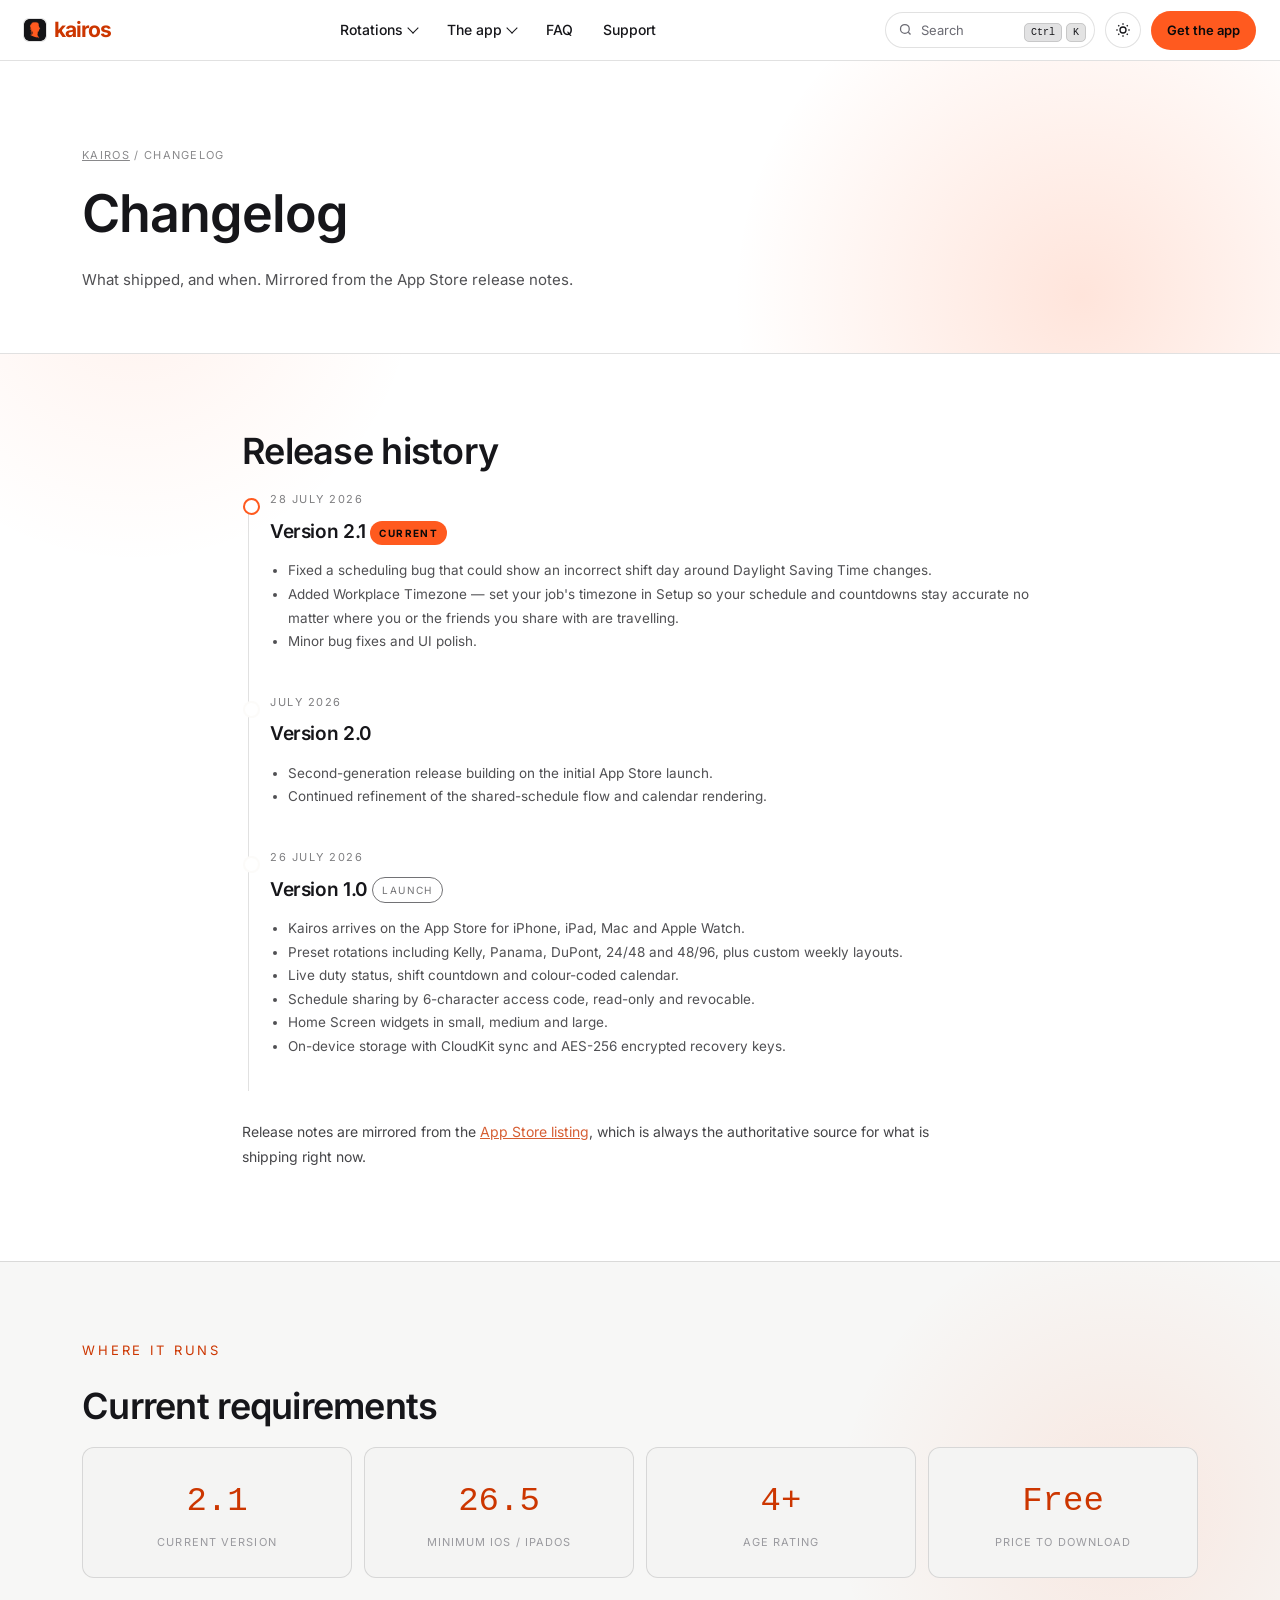
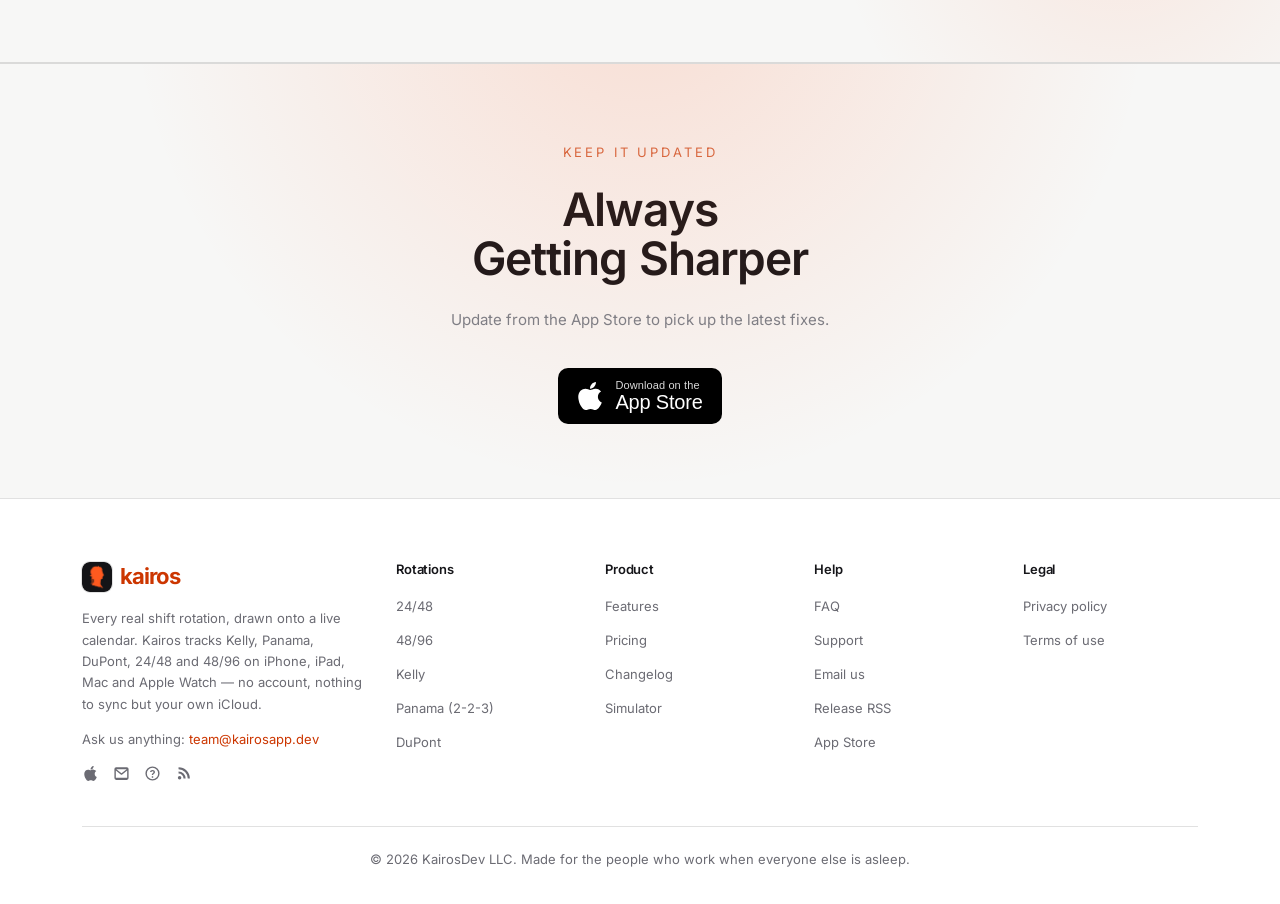
<file: changelog.html>
<!doctype html>
<html lang="en">
<head>
<meta charset="UTF-8" />
<meta name="viewport" content="width=device-width, initial-scale=1.0" />
<title>Changelog — Kairos Shift Tracker</title>
<meta name="description" content="Release history for Kairos, including version 2.1 with the daylight-saving scheduling fix and the new Workplace Timezone setting." />
<link rel="icon" href="/favicon.ico" sizes="48x48" />
<link rel="icon" href="/icon.png" type="image/png" />
<link rel="apple-touch-icon" href="/apple-touch-icon.png" />
<meta name="theme-color" content="#0b0b0f" />
<meta name="color-scheme" content="dark" />
<link rel="manifest" href="/manifest.json" />
<link rel="alternate" type="application/rss+xml" title="Kairos release notes" href="/feed.xml" />
<meta name="apple-mobile-web-app-title" content="Kairos" />
<meta name="apple-itunes-app" content="app-id=6792157855" />

<meta property="og:title" content="Changelog — Kairos Shift Tracker" />
<meta property="og:description" content="Release history for Kairos, including version 2.1 with the daylight-saving scheduling fix and the new Workplace Timezone setting." />
<meta property="og:type" content="website" />
<meta property="og:site_name" content="Kairos" />
<meta property="og:locale" content="en_US" />
<meta property="og:url" content="https://www.kairosapp.dev/changelog" />
<meta property="og:image" content="https://www.kairosapp.dev/og-image.png" />
<meta property="og:image:width" content="1200" />
<meta property="og:image:height" content="630" />
<meta property="og:image:alt" content="Kairos — taking the guesswork out of shift work" />
<meta name="twitter:card" content="summary_large_image" />
<meta name="twitter:title" content="Changelog — Kairos Shift Tracker" />
<meta name="twitter:description" content="Release history for Kairos, including version 2.1 with the daylight-saving scheduling fix and the new Workplace Timezone setting." />
<meta name="twitter:image" content="https://www.kairosapp.dev/og-image.png" />
<link rel="canonical" href="https://www.kairosapp.dev/changelog" />

<script type="application/ld+json">
{
  "@context": "https://schema.org",
  "@type": "BreadcrumbList",
  "itemListElement": [
    { "@type": "ListItem", "position": 1, "name": "Home", "item": "https://www.kairosapp.dev/" },
    { "@type": "ListItem", "position": 2, "name": "Changelog", "item": "https://www.kairosapp.dev/changelog" }
  ]
}
</script>

<script>document.documentElement.classList.add('js');</script>
<script>(function(){try{var m=localStorage.getItem('kairos-theme');if(!m&&window.matchMedia&&window.matchMedia('(prefers-color-scheme: light)').matches)m='light';document.documentElement.setAttribute('data-theme',m||'dark');}catch(e){}}());</script>
<link rel="stylesheet" href="/assets/site.css" />
</head>
<body>

<div id="scroll-progress"></div>
<a class="skip-link" href="#main">Skip to content</a>

<nav class="site-nav">
  <div class="nav-inner">
    <a class="brand" href="/">
      <img class="brand-mark" src="/assets/brand-mark.png" alt="" width="128" height="128" />
      kairos
    </a>
    <button class="nav-toggle" type="button" aria-expanded="false" aria-controls="nav-links" hidden>Menu</button>
    <div class="nav-links" id="nav-links">
      <div class="nav-menu" data-open="false">
        <button type="button" aria-expanded="false" aria-controls="menu-rotations">Rotations</button>
        <div class="nav-panel" id="menu-rotations">
          <div>
            <h4>Patterns</h4>
            <div class="nav-panel-list">
            <a href="/rotations#24-48">24/48</a>
            <a href="/rotations#48-96">48/96</a>
            <a href="/rotations#kelly">Kelly</a>
            <a href="/rotations#panama">Panama (2-2-3)</a>
            <a href="/rotations#pitman">Pitman nights</a>
            <a href="/rotations#dupont">DuPont</a>
            <a href="/rotations#4-on-4-off">4 on / 4 off</a>
            <a href="/rotations#5-2">5 on / 2 off</a>
            </div>
          </div>
          <div>
            <h4>By first responder</h4>
            <div class="nav-panel-list">
              <a href="/rotations?filter=fire#library">Fire <span class="n">3</span></a>
              <a href="/rotations?filter=ems#library">EMS <span class="n">1</span></a>
              <a href="/rotations?filter=police#library">Police <span class="n">1</span></a>
              <a href="/rotations?filter=nursing#library">Nursing <span class="n">1</span></a>
              <a href="/rotations?filter=industrial#library">Industrial <span class="n">2</span></a>
              <a href="/rotations?filter=transport#library">Transport <span class="n">1</span></a>
            </div>
            <h4 style="margin-top:16px">Tools</h4>
            <div class="nav-panel-list">
              <a href="/rotations#simulator">Rotation simulator</a>
              <a href="/rotations#compare">Hours compared</a>
            </div>
          </div>
        </div>
      </div>
      <div class="nav-menu" data-open="false">
        <button type="button" aria-expanded="false" aria-controls="menu-app">The app</button>
        <div class="nav-panel" id="menu-app">
          <div>
            <h4>Product</h4>
            <div class="nav-panel-list">
              <a href="/features">Features</a>
              <a href="/features#panel-calendar">Calendar</a>
              <a href="/features#panel-sharing">Sharing</a>
              <a href="/features#panel-watch">Widgets</a>
              <a href="/features#panel-privacy">Privacy</a>
            </div>
          </div>
          <div>
            <h4>Get it</h4>
            <div class="nav-panel-list">
              <a href="/pricing">Pricing</a>
              <a href="/changelog">Changelog</a>
              <a href="https://apps.apple.com/us/app/kairos-shift-tracker/id6792157855">App Store</a>
            </div>
          </div>
        </div>
      </div>
      <a class="navlink" href="/faq">FAQ</a>
      <a class="navlink" href="/support">Support</a>
    </div>
    <div class="nav-right">
      <button class="nav-search" id="search-open" type="button" aria-label="Search the site">
        <svg viewBox="0 0 24 24" width="15" height="15" fill="none" stroke="currentColor" stroke-width="2" aria-hidden="true"><circle cx="11" cy="11" r="7"/><path d="m20 20-3.5-3.5"/></svg>
        <span>Search</span>
        <span class="sk"><kbd>Ctrl</kbd> <kbd>K</kbd></span>
      </button>
      <button class="theme-toggle" id="theme-toggle" type="button" aria-label="Switch between light and dark mode">
        <svg class="icon-moon" viewBox="0 0 24 24" fill="none" stroke="currentColor" stroke-width="2" aria-hidden="true"><path d="M21 12.8A9 9 0 1 1 11.2 3a7 7 0 0 0 9.8 9.8Z"/></svg>
        <svg class="icon-sun" viewBox="0 0 24 24" fill="none" stroke="currentColor" stroke-width="2" aria-hidden="true"><circle cx="12" cy="12" r="4.5"/><path d="M12 2v2m0 16v2M2 12h2m16 0h2M4.9 4.9l1.5 1.5m11.2 11.2 1.5 1.5M19.1 4.9l-1.5 1.5M6.4 17.6l-1.5 1.5"/></svg>
      </button>
      <a class="nav-cta" href="https://apps.apple.com/us/app/kairos-shift-tracker/id6792157855">Get the app</a>
    </div>
  </div>
</nav>

<main id="main">

  <header class="page-head">
    <div class="wrap">
      <p class="breadcrumbs"><a href="/">Kairos</a> / Changelog</p>
      <h1>Changelog</h1>
      <p class="page-sub">What shipped, and when. Mirrored from the App Store release notes.</p>
    </div>
  </header>

  <section class="section-ink">
    <div class="wrap-narrow" style="padding-left:32px;padding-right:32px">
      <h2 class="section-title">Release history</h2>
      <div class="timeline">
        <div class="tl-item" id="v2-1">
          <p class="tl-meta">28 July 2026</p>
          <h3>Version 2.1 <span class="pill">Current</span></h3>
          <ul>
            <li>Fixed a scheduling bug that could show an incorrect shift day around Daylight Saving Time changes.</li>
            <li>Added Workplace Timezone — set your job's timezone in Setup so your schedule and countdowns stay accurate no matter where you or the friends you share with are travelling.</li>
            <li>Minor bug fixes and UI polish.</li>
          </ul>
        </div>
        <div class="tl-item is-old" id="v2-0">
          <p class="tl-meta">July 2026</p>
          <h3>Version 2.0</h3>
          <ul>
            <li>Second-generation release building on the initial App Store launch.</li>
            <li>Continued refinement of the shared-schedule flow and calendar rendering.</li>
          </ul>
        </div>
        <div class="tl-item is-old" id="v1-0">
          <p class="tl-meta">26 July 2026</p>
          <h3>Version 1.0 <span class="pill pill-quiet">Launch</span></h3>
          <ul>
            <li>Kairos arrives on the App Store for iPhone, iPad, Mac and Apple Watch.</li>
            <li>Preset rotations including Kelly, Panama, DuPont, 24/48 and 48/96, plus custom weekly layouts.</li>
            <li>Live duty status, shift countdown and colour-coded calendar.</li>
            <li>Schedule sharing by 6-character access code, read-only and revocable.</li>
            <li>Home Screen widgets in small, medium and large.</li>
            <li>On-device storage with CloudKit sync and AES-256 encrypted recovery keys.</li>
          </ul>
        </div>
      </div>

      <p class="prose" style="margin-top:20px">
        Release notes are mirrored from the
        <a href="https://apps.apple.com/us/app/kairos-shift-tracker/id6792157855">App Store listing</a>, which is always the
        authoritative source for what is shipping right now.
      </p>
    </div>
  </section>

  <section class="section-paper">
    <div class="wrap">
      <p class="eyebrow">Where it runs</p>
      <h2 class="section-title">Current requirements</h2>
      <div class="grid-4">
        <div class="stat-cell glass-light is-static">
          <p class="num mono">2.1</p>
          <p class="label">Current version</p>
        </div>
        <div class="stat-cell glass-light is-static">
          <p class="num mono">26.5</p>
          <p class="label">Minimum iOS / iPadOS</p>
        </div>
        <div class="stat-cell glass-light is-static">
          <p class="num mono">4+</p>
          <p class="label">Age rating</p>
        </div>
        <div class="stat-cell glass-light is-static">
          <p class="num mono">Free</p>
          <p class="label">Price to download</p>
        </div>
      </div>
    </div>
  </section>

</main>

<footer class="cta-footer">
  <div class="wrap">
    <p class="eyebrow-black">Keep it updated</p>
    <h2>Always<br />Getting Sharper</h2>
    <p class="tag-line">Update from the App Store to pick up the latest fixes.</p>
    <a class="appstore-badge" href="https://apps.apple.com/us/app/kairos-shift-tracker/id6792157855">
          <svg viewBox="0 0 384 512" aria-hidden="true" focusable="false"><path d="M318.7 268.7c-.2-36.7 16.4-64.4 50-84.8-18.8-26.9-47.2-41.7-84.7-44.6-35.5-2.8-74.3 20.7-88.5 20.7-15 0-49.4-19.7-76.4-19.7C63.3 141.2 4 184.8 4 273.5q0 39.3 14.4 81.2c12.8 36.7 59 126.7 107.2 125.2 25.2-.6 43-17.9 75.8-17.9 31.8 0 48.3 17.9 76.4 17.9 48.6-.7 90.4-82.5 102.6-119.3-65.2-30.7-61.7-90-61.7-91.9zm-56.6-164.2c27.3-32.4 24.8-61.9 24-72.5-24.1 1.4-52 16.4-67.9 34.9-17.5 19.8-27.8 44.3-25.6 71.9 26.1 2 49.9-11.4 69.5-34.3z"/></svg>
          <span class="ab-text">
            <span class="ab-small">Download on the</span>
            <span class="ab-big">App Store</span>
          </span>
        </a>

    <div class="foot-nav">
      <div class="foot-col">
        <h3>Product</h3>
        <a href="/features">Features</a>
        <a href="/rotations">Rotations</a>
        <a href="/pricing">Pricing</a>
        <a href="/changelog">Changelog</a>
      </div>
      <div class="foot-col">
        <h3>Help</h3>
        <a href="/faq">FAQ</a>
        <a href="/support">Support</a>
        <a href="mailto:team@kairosapp.dev">Email us</a>
      </div>
      <div class="foot-col">
        <h3>Legal</h3>
        <a href="/privacy">Privacy Policy</a>
        <a href="https://www.apple.com/legal/internet-services/itunes/dev/stdeula/">Terms of Use (EULA)</a>
      </div>
      <div class="foot-col">
        <h3>Download</h3>
        <a href="https://apps.apple.com/us/app/kairos-shift-tracker/id6792157855">iPhone &amp; iPad</a>
        <a href="https://apps.apple.com/us/app/kairos-shift-tracker/id6792157855">Mac</a>
        <a href="https://apps.apple.com/us/app/kairos-shift-tracker/id6792157855">Apple Watch</a>
      </div>
    </div>

    <div class="foot-bottom">
      <span>&copy; 2026 KairosDev LLC</span>
      <span>Made for the people who work while everyone else sleeps.</span>
    </div>
  </div>
</footer>

<button id="to-top" type="button" aria-label="Back to top">&#8593;</button>

<footer class="site-foot">
  <div class="wrap">
    <div class="foot-grid">
      <div class="foot-brand">
        <a class="brand" href="/"><img class="brand-mark" src="/assets/brand-mark.png" alt="" width="128" height="128" />kairos</a>
        <p>Every real shift rotation, drawn onto a live calendar. Kairos tracks
        Kelly, Panama, DuPont, 24/48 and 48/96 on iPhone, iPad, Mac and Apple Watch —
        no account, nothing to sync but your own iCloud.</p>
        <p>Ask us anything: <a class="mail" href="mailto:team@kairosapp.dev">team@kairosapp.dev</a></p>
        <div class="foot-social">
          <a href="https://apps.apple.com/us/app/kairos-shift-tracker/id6792157855" aria-label="Kairos on the App Store"><svg viewBox="0 0 384 512" aria-hidden="true"><path d="M318.7 268.7c-.2-36.7 16.4-64.4 50-84.8-18.8-26.9-47.2-41.7-84.7-44.6-35.5-2.8-74.3 20.7-88.5 20.7-15 0-49.4-19.7-76.4-19.7C63.3 141.2 4 184.8 4 273.5q0 39.3 14.4 81.2c12.8 36.7 59 126.7 107.2 125.2 25.2-.6 43-17.9 75.8-17.9 31.8 0 48.3 17.9 76.4 17.9 48.6-.7 90.4-82.5 102.6-119.3-65.2-30.7-61.7-90-61.7-91.9zm-56.6-164.2c27.3-32.4 24.8-61.9 24-72.5-24.1 1.4-52 16.4-67.9 34.9-17.5 19.8-27.8 44.3-25.6 71.9 26.1 2 49.9-11.4 69.5-34.3z"/></svg></a>
          <a href="mailto:team@kairosapp.dev" aria-label="Email the Kairos team"><svg viewBox="0 0 24 24" aria-hidden="true"><path d="M2 5.5A2.5 2.5 0 0 1 4.5 3h15A2.5 2.5 0 0 1 22 5.5v13a2.5 2.5 0 0 1-2.5 2.5h-15A2.5 2.5 0 0 1 2 18.5v-13Zm2.7.5 7.3 5.6L19.3 6H4.7Zm15.3 1.9-7.4 5.7a1 1 0 0 1-1.2 0L4 7.9V18h16V7.9Z"/></svg></a>
          <a href="/support" aria-label="Support"><svg viewBox="0 0 24 24" aria-hidden="true"><path d="M12 2a10 10 0 1 0 0 20 10 10 0 0 0 0-20Zm0 2a8 8 0 0 1 8 8 8 8 0 0 1-8 8 8 8 0 0 1-8-8 8 8 0 0 1 8-8Zm-1 12h2v2h-2v-2Zm1-9c-1.9 0-3.3 1.2-3.5 3h2c.1-.7.7-1.2 1.5-1.2.9 0 1.5.5 1.5 1.2 0 .6-.3.9-1.1 1.5-.9.6-1.4 1.2-1.4 2.5h2c0-.6.2-.9 1-1.5.9-.7 1.5-1.4 1.5-2.6C15.5 8.2 14 7 12 7Z"/></svg></a>
          <a href="/feed.xml" aria-label="Kairos release notes RSS feed"><svg viewBox="0 0 24 24" aria-hidden="true"><path d="M5 3a16 16 0 0 1 16 16h-3A13 13 0 0 0 5 6V3Zm0 6a10 10 0 0 1 10 10h-3A7 7 0 0 0 5 12V9Zm1.5 6.5a2.5 2.5 0 1 1 0 5 2.5 2.5 0 0 1 0-5Z"/></svg></a>
        </div>
      </div>
      <div>
        <h4>Rotations</h4>
        <ul>
          <li><a href="/rotations#24-48">24/48</a></li>
          <li><a href="/rotations#48-96">48/96</a></li>
          <li><a href="/rotations#kelly">Kelly</a></li>
          <li><a href="/rotations#panama">Panama (2-2-3)</a></li>
          <li><a href="/rotations#dupont">DuPont</a></li>
        </ul>
      </div>
      <div>
        <h4>Product</h4>
        <ul>
          <li><a href="/features">Features</a></li>
          <li><a href="/pricing">Pricing</a></li>
          <li><a href="/changelog">Changelog</a></li>
          <li><a href="/rotations#simulator">Simulator</a></li>
        </ul>
      </div>
      <div>
        <h4>Help</h4>
        <ul>
          <li><a href="/faq">FAQ</a></li>
          <li><a href="/support">Support</a></li>
          <li><a href="mailto:team@kairosapp.dev">Email us</a></li>
          <li><a href="/feed.xml">Release RSS</a></li>
          <li><a href="https://apps.apple.com/us/app/kairos-shift-tracker/id6792157855">App Store</a></li>
        </ul>
      </div>
      <div>
        <h4>Legal</h4>
        <ul>
          <li><a href="/privacy">Privacy policy</a></li>
          <li><a href="https://www.apple.com/legal/internet-services/itunes/dev/stdeula/">Terms of use</a></li>
        </ul>
      </div>
    </div>
    <div class="foot-rule"></div>
    <p class="foot-legal">© 2026 KairosDev LLC. Made for the people who work when everyone else is asleep.</p>
  </div>
</footer>
<div class="search-overlay" id="search-overlay" hidden role="dialog" aria-modal="true" aria-label="Search Kairos">
  <div class="search-box">
    <input id="search-input" type="search" placeholder="Search rotations, features, answers…" autocomplete="off" aria-label="Search" />
    <ul class="search-results" id="search-results"></ul>
  </div>
</div>

<script src="/assets/site.js"></script>
</body>
</html>
</file>
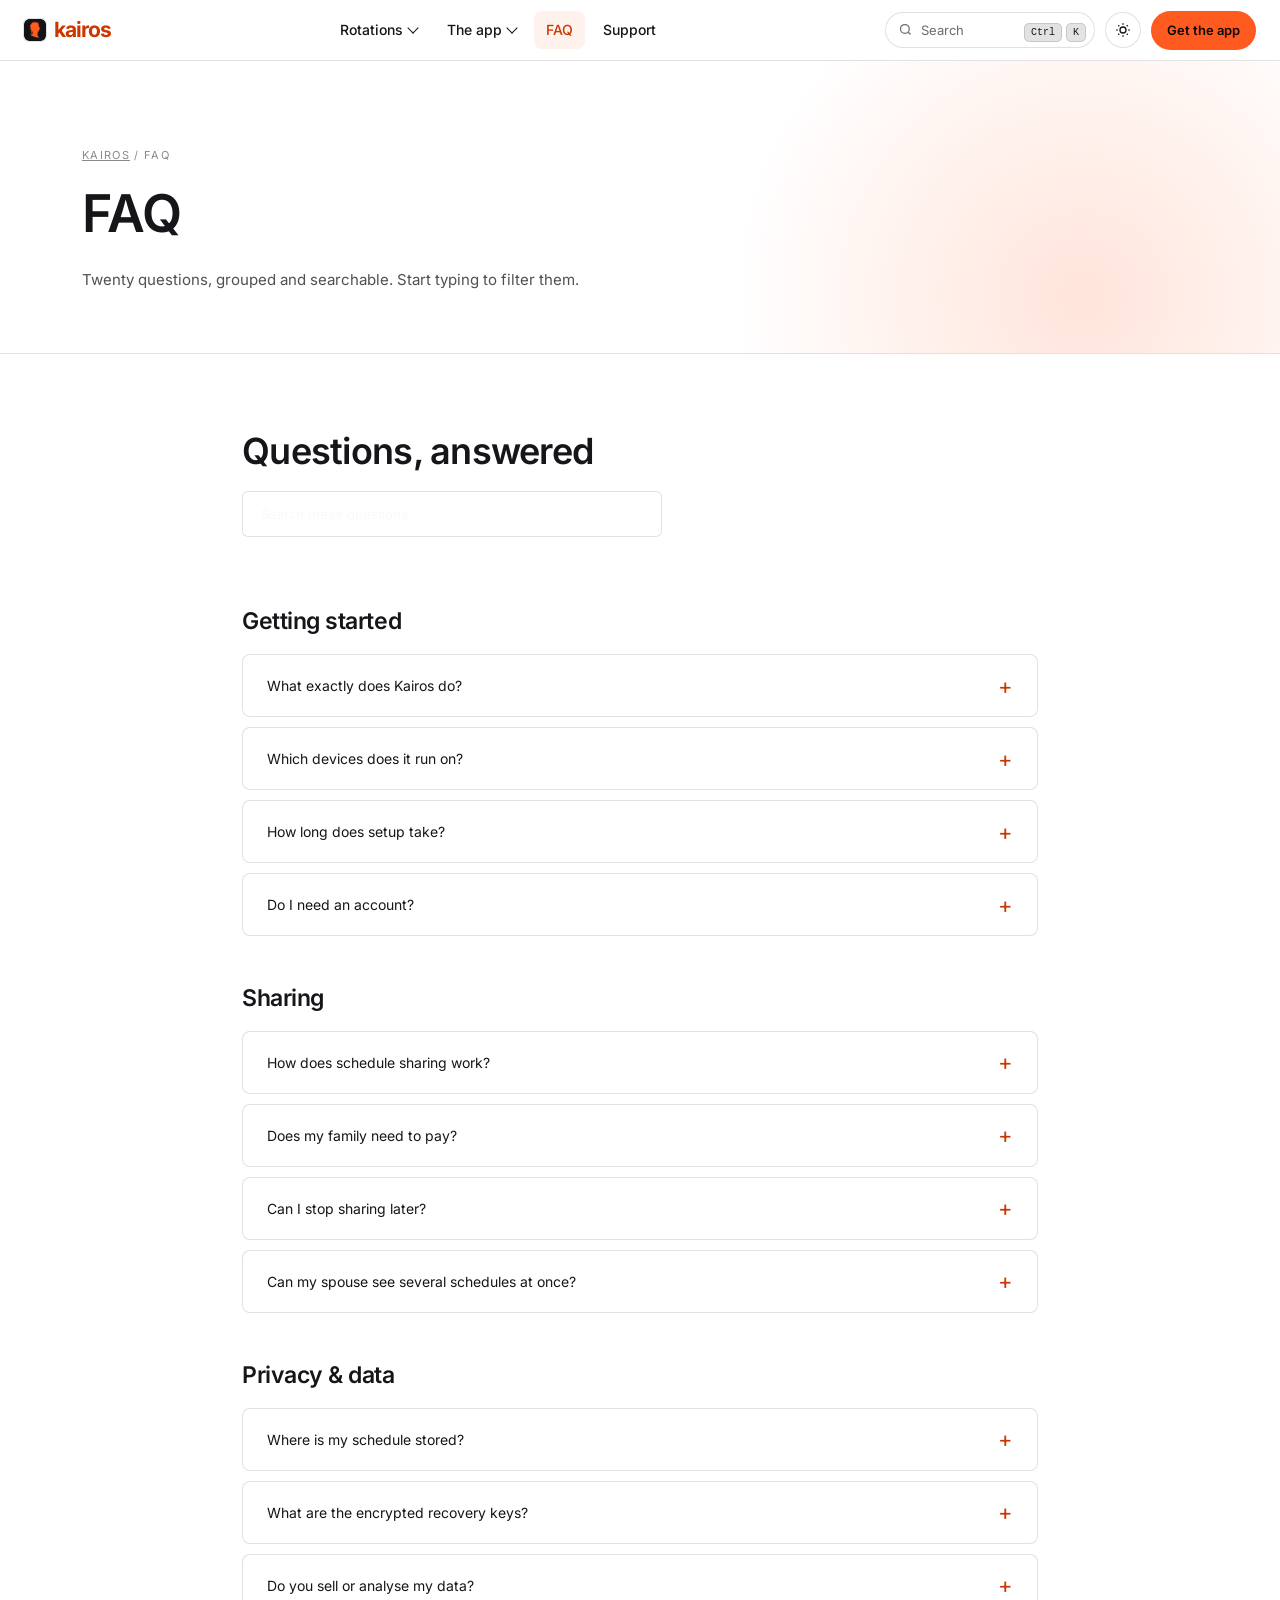
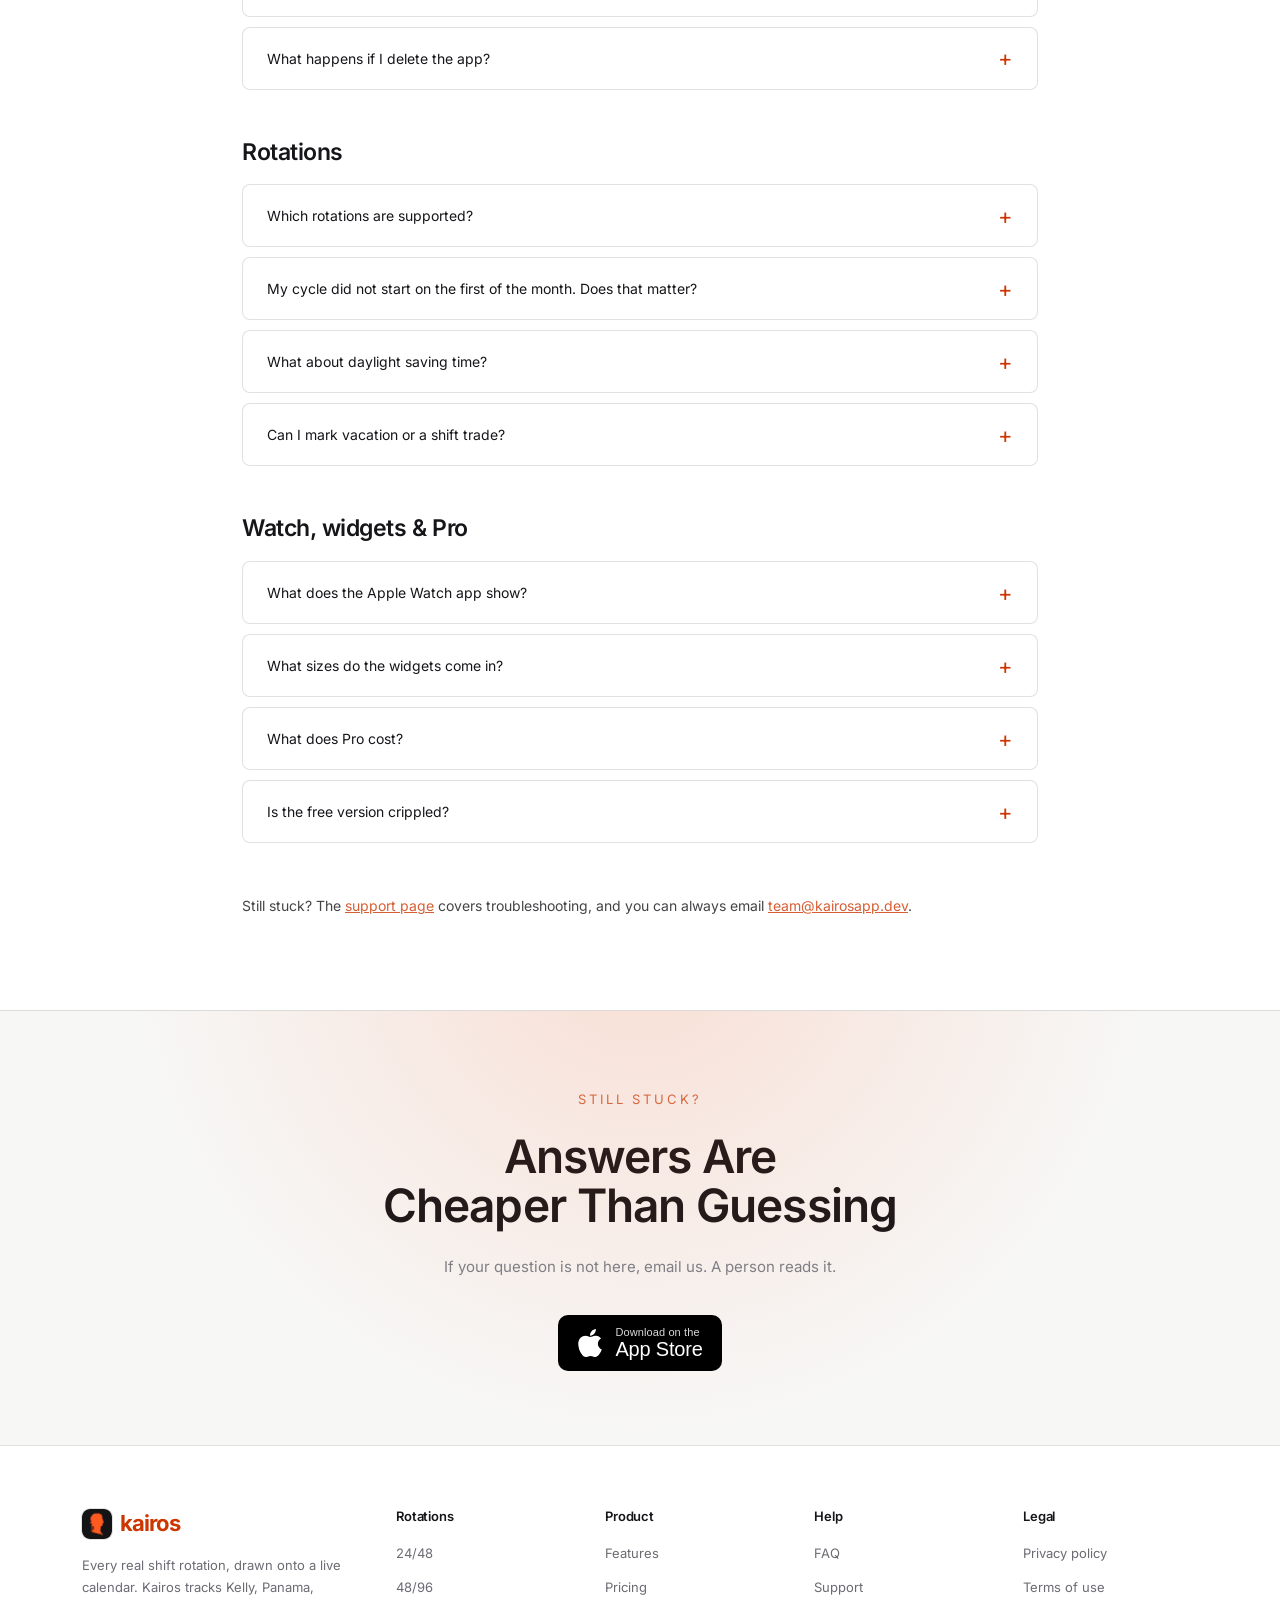
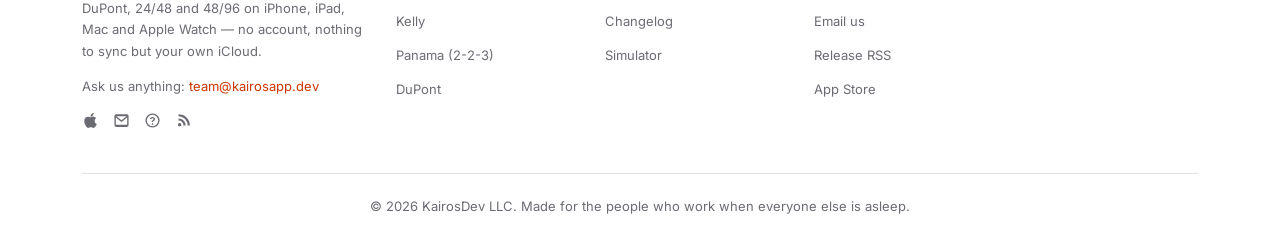
<file: faq.html>
<!doctype html>
<html lang="en">
<head>
<meta charset="UTF-8" />
<meta name="viewport" content="width=device-width, initial-scale=1.0" />
<title>FAQ — Kairos Shift Tracker</title>
<meta name="description" content="Answers about Kairos: setup, supported rotations, how 6-character schedule sharing works, on-device privacy and encrypted recovery, the Apple Watch companion, widgets and Pro pricing." />
<link rel="icon" href="/favicon.ico" sizes="48x48" />
<link rel="icon" href="/icon.png" type="image/png" />
<link rel="apple-touch-icon" href="/apple-touch-icon.png" />
<meta name="theme-color" content="#0b0b0f" />
<meta name="color-scheme" content="dark" />
<link rel="manifest" href="/manifest.json" />
<link rel="alternate" type="application/rss+xml" title="Kairos release notes" href="/feed.xml" />
<meta name="apple-mobile-web-app-title" content="Kairos" />
<meta name="apple-itunes-app" content="app-id=6792157855" />

<meta property="og:title" content="FAQ — Kairos Shift Tracker" />
<meta property="og:description" content="Answers about Kairos: setup, supported rotations, how 6-character schedule sharing works, on-device privacy and encrypted recovery, the Apple Watch companion, widgets and Pro pricing." />
<meta property="og:type" content="website" />
<meta property="og:site_name" content="Kairos" />
<meta property="og:locale" content="en_US" />
<meta property="og:url" content="https://www.kairosapp.dev/faq" />
<meta property="og:image" content="https://www.kairosapp.dev/og-image.png" />
<meta property="og:image:width" content="1200" />
<meta property="og:image:height" content="630" />
<meta property="og:image:alt" content="Kairos — taking the guesswork out of shift work" />
<meta name="twitter:card" content="summary_large_image" />
<meta name="twitter:title" content="FAQ — Kairos Shift Tracker" />
<meta name="twitter:description" content="Answers about Kairos: setup, supported rotations, how 6-character schedule sharing works, on-device privacy and encrypted recovery, the Apple Watch companion, widgets and Pro pricing." />
<meta name="twitter:image" content="https://www.kairosapp.dev/og-image.png" />
<link rel="canonical" href="https://www.kairosapp.dev/faq" />

<script type="application/ld+json">
{
  "@context": "https://schema.org",
  "@type": "BreadcrumbList",
  "itemListElement": [
    { "@type": "ListItem", "position": 1, "name": "Home", "item": "https://www.kairosapp.dev/" },
    { "@type": "ListItem", "position": 2, "name": "FAQ", "item": "https://www.kairosapp.dev/faq" }
  ]
}
</script>

<script type="application/ld+json">
{
  "@context": "https://schema.org",
  "@type": "FAQPage",
  "mainEntity": [
    {
      "@type": "Question",
      "name": "What exactly does Kairos do?",
      "acceptedAnswer": {
        "@type": "Answer",
        "text": "It turns a rotating shift pattern into a calendar everyone in your life can read. You set your rotation once; Kairos then shows your live duty status, counts down to the end of the current shift or the start of the next one, and projects the whole pattern forward on a colour-coded calendar. You can share a read-only view of it with family and coworkers using a 6-character code."
      }
    },
    {
      "@type": "Question",
      "name": "Which devices does it run on?",
      "acceptedAnswer": {
        "@type": "Answer",
        "text": "iPhone, iPad, Mac and Apple Watch. It is a native app on all of them, not a web wrapper. It requires iOS 26.5 or later."
      }
    },
    {
      "@type": "Question",
      "name": "How long does setup take?",
      "acceptedAnswer": {
        "@type": "Answer",
        "text": "Seconds if you work a named rotation \u2014 Kelly, Panama, DuPont, 24/48 and 48/96 are built in. You pick the pattern and tell it which day your cycle started. If your department runs something custom, you lay out the weekly pattern yourself, which takes about a minute."
      }
    },
    {
      "@type": "Question",
      "name": "Do I need an account?",
      "acceptedAnswer": {
        "@type": "Answer",
        "text": "No. There is no sign-up, no password, and no profile. That is deliberate \u2014 see the privacy questions below."
      }
    },
    {
      "@type": "Question",
      "name": "How does schedule sharing work?",
      "acceptedAnswer": {
        "@type": "Answer",
        "text": "You generate a 6-character access code from your schedule and send it to whoever needs it. They enter it in their copy of Kairos and see your live availability. It is read-only: they can see when you are working, they cannot change it."
      }
    },
    {
      "@type": "Question",
      "name": "Does my family need to pay?",
      "acceptedAnswer": {
        "@type": "Answer",
        "text": "No. They download the free app and enter your code. Kairos Pro is what lets you follow an unlimited number of other people's schedules."
      }
    },
    {
      "@type": "Question",
      "name": "Can I stop sharing later?",
      "acceptedAnswer": {
        "@type": "Answer",
        "text": "Yes. Sharing is opt-in and revocable \u2014 revoke the code and it stops working."
      }
    },
    {
      "@type": "Question",
      "name": "Can my spouse see several schedules at once?",
      "acceptedAnswer": {
        "@type": "Answer",
        "text": "Yes. Someone following multiple crews can switch between their own schedule and any shared schedules, which is the common case for a partner tracking two shift workers in the same household."
      }
    },
    {
      "@type": "Question",
      "name": "Where is my schedule stored?",
      "acceptedAnswer": {
        "@type": "Answer",
        "text": "On your device. Kairos has no user accounts and no backend database holding your shifts. Syncing between your own devices happens through your private iCloud database under your own Apple ID."
      }
    },
    {
      "@type": "Question",
      "name": "What are the encrypted recovery keys?",
      "acceptedAnswer": {
        "@type": "Answer",
        "text": "Because there is no account to log back into, Kairos gives you an AES-256 encrypted recovery key so you can back up your schedule and restore it on another device. It is the account-free equivalent of a password reset."
      }
    },
    {
      "@type": "Question",
      "name": "Do you sell or analyse my data?",
      "acceptedAnswer": {
        "@type": "Answer",
        "text": "No. There are no ads and no tracking profile. The full details are in the privacy policy."
      }
    },
    {
      "@type": "Question",
      "name": "What happens if I delete the app?",
      "acceptedAnswer": {
        "@type": "Answer",
        "text": "The on-device copy goes with it. If you have iCloud sync on, your data is still in your own iCloud database and comes back when you reinstall; otherwise restore from a recovery key."
      }
    },
    {
      "@type": "Question",
      "name": "Which rotations are supported?",
      "acceptedAnswer": {
        "@type": "Answer",
        "text": "Kelly, Panama, DuPont, 24/48 and 48/96 ship as presets. Anything else \u2014 including patterns your department invented \u2014 can be built as a custom weekly layout. The rotations page has an interactive simulator covering eight common patterns."
      }
    },
    {
      "@type": "Question",
      "name": "My cycle did not start on the first of the month. Does that matter?",
      "acceptedAnswer": {
        "@type": "Answer",
        "text": "No. You set the date your cycle actually began and the pattern aligns to it. That is how the app matches the roster on your station wall rather than a generic calendar."
      }
    },
    {
      "@type": "Question",
      "name": "What about daylight saving time?",
      "acceptedAnswer": {
        "@type": "Answer",
        "text": "Version 2.1 fixed a bug where a shift day could display incorrectly around a DST change. The same release added a Workplace Timezone setting so your schedule and countdowns stay accurate when you or the people following you are travelling."
      }
    },
    {
      "@type": "Question",
      "name": "Can I mark vacation or a shift trade?",
      "acceptedAnswer": {
        "@type": "Answer",
        "text": "Yes. The calendar supports tap-to-override for vacation days, extra shifts, trades and on-call assignments, without disturbing the underlying rotation."
      }
    },
    {
      "@type": "Question",
      "name": "What does the Apple Watch app show?",
      "acceptedAnswer": {
        "@type": "Answer",
        "text": "Current duty status on a progress ring, a 7-day shift forecast, and the full calendar. The Watch companion is part of Kairos Pro."
      }
    },
    {
      "@type": "Question",
      "name": "What sizes do the widgets come in?",
      "acceptedAnswer": {
        "@type": "Answer",
        "text": "Small, medium and large, and each one can be configured to point at a specific schedule \u2014 your own, or one shared with you."
      }
    },
    {
      "@type": "Question",
      "name": "What does Pro cost?",
      "acceptedAnswer": {
        "@type": "Answer",
        "text": "$4.99 a month or $49.99 a year, about 16% cheaper annually. Full breakdown on the pricing page."
      }
    },
    {
      "@type": "Question",
      "name": "Is the free version crippled?",
      "acceptedAnswer": {
        "@type": "Answer",
        "text": "No. Your own schedule, the calendar, overrides, duty status, countdown, widgets and sharing your schedule out are all free. Pro adds the Watch app and removes the limit on how many other schedules you can follow."
      }
    }
  ]
}
</script>

<script>document.documentElement.classList.add('js');</script>
<script>(function(){try{var m=localStorage.getItem('kairos-theme');if(!m&&window.matchMedia&&window.matchMedia('(prefers-color-scheme: light)').matches)m='light';document.documentElement.setAttribute('data-theme',m||'dark');}catch(e){}}());</script>
<link rel="stylesheet" href="/assets/site.css" />
</head>
<body>

<div id="scroll-progress"></div>
<a class="skip-link" href="#main">Skip to content</a>

<nav class="site-nav">
  <div class="nav-inner">
    <a class="brand" href="/">
      <img class="brand-mark" src="/assets/brand-mark.png" alt="" width="128" height="128" />
      kairos
    </a>
    <button class="nav-toggle" type="button" aria-expanded="false" aria-controls="nav-links" hidden>Menu</button>
    <div class="nav-links" id="nav-links">
      <div class="nav-menu" data-open="false">
        <button type="button" aria-expanded="false" aria-controls="menu-rotations">Rotations</button>
        <div class="nav-panel" id="menu-rotations">
          <div>
            <h4>Patterns</h4>
            <div class="nav-panel-list">
            <a href="/rotations#24-48">24/48</a>
            <a href="/rotations#48-96">48/96</a>
            <a href="/rotations#kelly">Kelly</a>
            <a href="/rotations#panama">Panama (2-2-3)</a>
            <a href="/rotations#pitman">Pitman nights</a>
            <a href="/rotations#dupont">DuPont</a>
            <a href="/rotations#4-on-4-off">4 on / 4 off</a>
            <a href="/rotations#5-2">5 on / 2 off</a>
            </div>
          </div>
          <div>
            <h4>By first responder</h4>
            <div class="nav-panel-list">
              <a href="/rotations?filter=fire#library">Fire <span class="n">3</span></a>
              <a href="/rotations?filter=ems#library">EMS <span class="n">1</span></a>
              <a href="/rotations?filter=police#library">Police <span class="n">1</span></a>
              <a href="/rotations?filter=nursing#library">Nursing <span class="n">1</span></a>
              <a href="/rotations?filter=industrial#library">Industrial <span class="n">2</span></a>
              <a href="/rotations?filter=transport#library">Transport <span class="n">1</span></a>
            </div>
            <h4 style="margin-top:16px">Tools</h4>
            <div class="nav-panel-list">
              <a href="/rotations#simulator">Rotation simulator</a>
              <a href="/rotations#compare">Hours compared</a>
            </div>
          </div>
        </div>
      </div>
      <div class="nav-menu" data-open="false">
        <button type="button" aria-expanded="false" aria-controls="menu-app">The app</button>
        <div class="nav-panel" id="menu-app">
          <div>
            <h4>Product</h4>
            <div class="nav-panel-list">
              <a href="/features">Features</a>
              <a href="/features#panel-calendar">Calendar</a>
              <a href="/features#panel-sharing">Sharing</a>
              <a href="/features#panel-watch">Widgets</a>
              <a href="/features#panel-privacy">Privacy</a>
            </div>
          </div>
          <div>
            <h4>Get it</h4>
            <div class="nav-panel-list">
              <a href="/pricing">Pricing</a>
              <a href="/changelog">Changelog</a>
              <a href="https://apps.apple.com/us/app/kairos-shift-tracker/id6792157855">App Store</a>
            </div>
          </div>
        </div>
      </div>
      <a class="navlink" href="/faq">FAQ</a>
      <a class="navlink" href="/support">Support</a>
    </div>
    <div class="nav-right">
      <button class="nav-search" id="search-open" type="button" aria-label="Search the site">
        <svg viewBox="0 0 24 24" width="15" height="15" fill="none" stroke="currentColor" stroke-width="2" aria-hidden="true"><circle cx="11" cy="11" r="7"/><path d="m20 20-3.5-3.5"/></svg>
        <span>Search</span>
        <span class="sk"><kbd>Ctrl</kbd> <kbd>K</kbd></span>
      </button>
      <button class="theme-toggle" id="theme-toggle" type="button" aria-label="Switch between light and dark mode">
        <svg class="icon-moon" viewBox="0 0 24 24" fill="none" stroke="currentColor" stroke-width="2" aria-hidden="true"><path d="M21 12.8A9 9 0 1 1 11.2 3a7 7 0 0 0 9.8 9.8Z"/></svg>
        <svg class="icon-sun" viewBox="0 0 24 24" fill="none" stroke="currentColor" stroke-width="2" aria-hidden="true"><circle cx="12" cy="12" r="4.5"/><path d="M12 2v2m0 16v2M2 12h2m16 0h2M4.9 4.9l1.5 1.5m11.2 11.2 1.5 1.5M19.1 4.9l-1.5 1.5M6.4 17.6l-1.5 1.5"/></svg>
      </button>
      <a class="nav-cta" href="https://apps.apple.com/us/app/kairos-shift-tracker/id6792157855">Get the app</a>
    </div>
  </div>
</nav>

<main id="main">

  <header class="page-head">
    <div class="wrap">
      <p class="breadcrumbs"><a href="/">Kairos</a> / FAQ</p>
      <h1>FAQ</h1>
      <p class="page-sub">Twenty questions, grouped and searchable. Start typing to filter them.</p>
    </div>
  </header>

  <section class="section-ink">
    <div class="wrap-narrow" style="padding-left:32px;padding-right:32px">
      <h2 class="section-title">Questions, answered</h2>
      <label class="visually-hidden" for="faq-search">Search the FAQ</label>
      <input class="faq-search mono" type="search" id="faq-search" hidden
             placeholder="Search these questions…" autocomplete="off" />

      <div id="faq-list">
      <h3 class="sub-title" style="margin-top:44px">Getting started</h3>
        <details class="faq-item">
          <summary>What exactly does Kairos do?</summary>
          <div class="faq-answer"><p>It turns a rotating shift pattern into a calendar everyone in your life can read. You set your rotation once; Kairos then shows your live duty status, counts down to the end of the current shift or the start of the next one, and projects the whole pattern forward on a colour-coded calendar. You can share a read-only view of it with family and coworkers using a 6-character code.</p></div>
        </details>
        <details class="faq-item">
          <summary>Which devices does it run on?</summary>
          <div class="faq-answer"><p>iPhone, iPad, Mac and Apple Watch. It is a native app on all of them, not a web wrapper. It requires iOS 26.5 or later.</p></div>
        </details>
        <details class="faq-item">
          <summary>How long does setup take?</summary>
          <div class="faq-answer"><p>Seconds if you work a named rotation — Kelly, Panama, DuPont, 24/48 and 48/96 are built in. You pick the pattern and tell it which day your cycle started. If your department runs something custom, you lay out the weekly pattern yourself, which takes about a minute.</p></div>
        </details>
        <details class="faq-item">
          <summary>Do I need an account?</summary>
          <div class="faq-answer"><p>No. There is no sign-up, no password, and no profile. That is deliberate — see the privacy questions below.</p></div>
        </details>
      <h3 class="sub-title" style="margin-top:44px">Sharing</h3>
        <details class="faq-item">
          <summary>How does schedule sharing work?</summary>
          <div class="faq-answer"><p>You generate a 6-character access code from your schedule and send it to whoever needs it. They enter it in their copy of Kairos and see your live availability. It is read-only: they can see when you are working, they cannot change it.</p></div>
        </details>
        <details class="faq-item">
          <summary>Does my family need to pay?</summary>
          <div class="faq-answer"><p>No. They download the free app and enter your code. Kairos Pro is what lets <em>you</em> follow an unlimited number of other people's schedules.</p></div>
        </details>
        <details class="faq-item">
          <summary>Can I stop sharing later?</summary>
          <div class="faq-answer"><p>Yes. Sharing is opt-in and revocable — revoke the code and it stops working.</p></div>
        </details>
        <details class="faq-item">
          <summary>Can my spouse see several schedules at once?</summary>
          <div class="faq-answer"><p>Yes. Someone following multiple crews can switch between their own schedule and any shared schedules, which is the common case for a partner tracking two shift workers in the same household.</p></div>
        </details>
      <h3 class="sub-title" style="margin-top:44px">Privacy &amp; data</h3>
        <details class="faq-item">
          <summary>Where is my schedule stored?</summary>
          <div class="faq-answer"><p>On your device. Kairos has no user accounts and no backend database holding your shifts. Syncing between your own devices happens through your private iCloud database under your own Apple ID.</p></div>
        </details>
        <details class="faq-item">
          <summary>What are the encrypted recovery keys?</summary>
          <div class="faq-answer"><p>Because there is no account to log back into, Kairos gives you an AES-256 encrypted recovery key so you can back up your schedule and restore it on another device. It is the account-free equivalent of a password reset.</p></div>
        </details>
        <details class="faq-item">
          <summary>Do you sell or analyse my data?</summary>
          <div class="faq-answer"><p>No. There are no ads and no tracking profile. The full details are in the <a href="/privacy">privacy policy</a>.</p></div>
        </details>
        <details class="faq-item">
          <summary>What happens if I delete the app?</summary>
          <div class="faq-answer"><p>The on-device copy goes with it. If you have iCloud sync on, your data is still in your own iCloud database and comes back when you reinstall; otherwise restore from a recovery key.</p></div>
        </details>
      <h3 class="sub-title" style="margin-top:44px">Rotations</h3>
        <details class="faq-item">
          <summary>Which rotations are supported?</summary>
          <div class="faq-answer"><p>Kelly, Panama, DuPont, 24/48 and 48/96 ship as presets. Anything else — including patterns your department invented — can be built as a custom weekly layout. The <a href="/rotations">rotations page</a> has an interactive simulator covering eight common patterns.</p></div>
        </details>
        <details class="faq-item">
          <summary>My cycle did not start on the first of the month. Does that matter?</summary>
          <div class="faq-answer"><p>No. You set the date your cycle actually began and the pattern aligns to it. That is how the app matches the roster on your station wall rather than a generic calendar.</p></div>
        </details>
        <details class="faq-item">
          <summary>What about daylight saving time?</summary>
          <div class="faq-answer"><p>Version 2.1 fixed a bug where a shift day could display incorrectly around a DST change. The same release added a Workplace Timezone setting so your schedule and countdowns stay accurate when you or the people following you are travelling.</p></div>
        </details>
        <details class="faq-item">
          <summary>Can I mark vacation or a shift trade?</summary>
          <div class="faq-answer"><p>Yes. The calendar supports tap-to-override for vacation days, extra shifts, trades and on-call assignments, without disturbing the underlying rotation.</p></div>
        </details>
      <h3 class="sub-title" style="margin-top:44px">Watch, widgets &amp; Pro</h3>
        <details class="faq-item">
          <summary>What does the Apple Watch app show?</summary>
          <div class="faq-answer"><p>Current duty status on a progress ring, a 7-day shift forecast, and the full calendar. The Watch companion is part of Kairos Pro.</p></div>
        </details>
        <details class="faq-item">
          <summary>What sizes do the widgets come in?</summary>
          <div class="faq-answer"><p>Small, medium and large, and each one can be configured to point at a specific schedule — your own, or one shared with you.</p></div>
        </details>
        <details class="faq-item">
          <summary>What does Pro cost?</summary>
          <div class="faq-answer"><p>$4.99 a month or $49.99 a year, about 16% cheaper annually. Full breakdown on the <a href="/pricing">pricing page</a>.</p></div>
        </details>
        <details class="faq-item">
          <summary>Is the free version crippled?</summary>
          <div class="faq-answer"><p>No. Your own schedule, the calendar, overrides, duty status, countdown, widgets and sharing your schedule out are all free. Pro adds the Watch app and removes the limit on how many other schedules you can follow.</p></div>
        </details>
      </div>
      <p class="faq-empty mono" id="faq-empty" hidden>No questions match that search. Try fewer words, or <a href="/support" style="color:var(--flame)">contact support</a>.</p>

      <p class="prose" style="margin-top:50px">Still stuck? The <a href="/support">support page</a> covers troubleshooting, and you can always email <a href="mailto:team@kairosapp.dev">team@kairosapp.dev</a>.</p>
    </div>
  </section>

</main>

<footer class="cta-footer">
  <div class="wrap">
    <p class="eyebrow-black">Still stuck?</p>
    <h2>Answers Are<br />Cheaper Than Guessing</h2>
    <p class="tag-line">If your question is not here, email us. A person reads it.</p>
    <a class="appstore-badge" href="https://apps.apple.com/us/app/kairos-shift-tracker/id6792157855">
          <svg viewBox="0 0 384 512" aria-hidden="true" focusable="false"><path d="M318.7 268.7c-.2-36.7 16.4-64.4 50-84.8-18.8-26.9-47.2-41.7-84.7-44.6-35.5-2.8-74.3 20.7-88.5 20.7-15 0-49.4-19.7-76.4-19.7C63.3 141.2 4 184.8 4 273.5q0 39.3 14.4 81.2c12.8 36.7 59 126.7 107.2 125.2 25.2-.6 43-17.9 75.8-17.9 31.8 0 48.3 17.9 76.4 17.9 48.6-.7 90.4-82.5 102.6-119.3-65.2-30.7-61.7-90-61.7-91.9zm-56.6-164.2c27.3-32.4 24.8-61.9 24-72.5-24.1 1.4-52 16.4-67.9 34.9-17.5 19.8-27.8 44.3-25.6 71.9 26.1 2 49.9-11.4 69.5-34.3z"/></svg>
          <span class="ab-text">
            <span class="ab-small">Download on the</span>
            <span class="ab-big">App Store</span>
          </span>
        </a>

    <div class="foot-nav">
      <div class="foot-col">
        <h3>Product</h3>
        <a href="/features">Features</a>
        <a href="/rotations">Rotations</a>
        <a href="/pricing">Pricing</a>
        <a href="/changelog">Changelog</a>
      </div>
      <div class="foot-col">
        <h3>Help</h3>
        <a href="/faq">FAQ</a>
        <a href="/support">Support</a>
        <a href="mailto:team@kairosapp.dev">Email us</a>
      </div>
      <div class="foot-col">
        <h3>Legal</h3>
        <a href="/privacy">Privacy Policy</a>
        <a href="https://www.apple.com/legal/internet-services/itunes/dev/stdeula/">Terms of Use (EULA)</a>
      </div>
      <div class="foot-col">
        <h3>Download</h3>
        <a href="https://apps.apple.com/us/app/kairos-shift-tracker/id6792157855">iPhone &amp; iPad</a>
        <a href="https://apps.apple.com/us/app/kairos-shift-tracker/id6792157855">Mac</a>
        <a href="https://apps.apple.com/us/app/kairos-shift-tracker/id6792157855">Apple Watch</a>
      </div>
    </div>

    <div class="foot-bottom">
      <span>&copy; 2026 KairosDev LLC</span>
      <span>Made for the people who work while everyone else sleeps.</span>
    </div>
  </div>
</footer>

<button id="to-top" type="button" aria-label="Back to top">&#8593;</button>

<footer class="site-foot">
  <div class="wrap">
    <div class="foot-grid">
      <div class="foot-brand">
        <a class="brand" href="/"><img class="brand-mark" src="/assets/brand-mark.png" alt="" width="128" height="128" />kairos</a>
        <p>Every real shift rotation, drawn onto a live calendar. Kairos tracks
        Kelly, Panama, DuPont, 24/48 and 48/96 on iPhone, iPad, Mac and Apple Watch —
        no account, nothing to sync but your own iCloud.</p>
        <p>Ask us anything: <a class="mail" href="mailto:team@kairosapp.dev">team@kairosapp.dev</a></p>
        <div class="foot-social">
          <a href="https://apps.apple.com/us/app/kairos-shift-tracker/id6792157855" aria-label="Kairos on the App Store"><svg viewBox="0 0 384 512" aria-hidden="true"><path d="M318.7 268.7c-.2-36.7 16.4-64.4 50-84.8-18.8-26.9-47.2-41.7-84.7-44.6-35.5-2.8-74.3 20.7-88.5 20.7-15 0-49.4-19.7-76.4-19.7C63.3 141.2 4 184.8 4 273.5q0 39.3 14.4 81.2c12.8 36.7 59 126.7 107.2 125.2 25.2-.6 43-17.9 75.8-17.9 31.8 0 48.3 17.9 76.4 17.9 48.6-.7 90.4-82.5 102.6-119.3-65.2-30.7-61.7-90-61.7-91.9zm-56.6-164.2c27.3-32.4 24.8-61.9 24-72.5-24.1 1.4-52 16.4-67.9 34.9-17.5 19.8-27.8 44.3-25.6 71.9 26.1 2 49.9-11.4 69.5-34.3z"/></svg></a>
          <a href="mailto:team@kairosapp.dev" aria-label="Email the Kairos team"><svg viewBox="0 0 24 24" aria-hidden="true"><path d="M2 5.5A2.5 2.5 0 0 1 4.5 3h15A2.5 2.5 0 0 1 22 5.5v13a2.5 2.5 0 0 1-2.5 2.5h-15A2.5 2.5 0 0 1 2 18.5v-13Zm2.7.5 7.3 5.6L19.3 6H4.7Zm15.3 1.9-7.4 5.7a1 1 0 0 1-1.2 0L4 7.9V18h16V7.9Z"/></svg></a>
          <a href="/support" aria-label="Support"><svg viewBox="0 0 24 24" aria-hidden="true"><path d="M12 2a10 10 0 1 0 0 20 10 10 0 0 0 0-20Zm0 2a8 8 0 0 1 8 8 8 8 0 0 1-8 8 8 8 0 0 1-8-8 8 8 0 0 1 8-8Zm-1 12h2v2h-2v-2Zm1-9c-1.9 0-3.3 1.2-3.5 3h2c.1-.7.7-1.2 1.5-1.2.9 0 1.5.5 1.5 1.2 0 .6-.3.9-1.1 1.5-.9.6-1.4 1.2-1.4 2.5h2c0-.6.2-.9 1-1.5.9-.7 1.5-1.4 1.5-2.6C15.5 8.2 14 7 12 7Z"/></svg></a>
          <a href="/feed.xml" aria-label="Kairos release notes RSS feed"><svg viewBox="0 0 24 24" aria-hidden="true"><path d="M5 3a16 16 0 0 1 16 16h-3A13 13 0 0 0 5 6V3Zm0 6a10 10 0 0 1 10 10h-3A7 7 0 0 0 5 12V9Zm1.5 6.5a2.5 2.5 0 1 1 0 5 2.5 2.5 0 0 1 0-5Z"/></svg></a>
        </div>
      </div>
      <div>
        <h4>Rotations</h4>
        <ul>
          <li><a href="/rotations#24-48">24/48</a></li>
          <li><a href="/rotations#48-96">48/96</a></li>
          <li><a href="/rotations#kelly">Kelly</a></li>
          <li><a href="/rotations#panama">Panama (2-2-3)</a></li>
          <li><a href="/rotations#dupont">DuPont</a></li>
        </ul>
      </div>
      <div>
        <h4>Product</h4>
        <ul>
          <li><a href="/features">Features</a></li>
          <li><a href="/pricing">Pricing</a></li>
          <li><a href="/changelog">Changelog</a></li>
          <li><a href="/rotations#simulator">Simulator</a></li>
        </ul>
      </div>
      <div>
        <h4>Help</h4>
        <ul>
          <li><a href="/faq">FAQ</a></li>
          <li><a href="/support">Support</a></li>
          <li><a href="mailto:team@kairosapp.dev">Email us</a></li>
          <li><a href="/feed.xml">Release RSS</a></li>
          <li><a href="https://apps.apple.com/us/app/kairos-shift-tracker/id6792157855">App Store</a></li>
        </ul>
      </div>
      <div>
        <h4>Legal</h4>
        <ul>
          <li><a href="/privacy">Privacy policy</a></li>
          <li><a href="https://www.apple.com/legal/internet-services/itunes/dev/stdeula/">Terms of use</a></li>
        </ul>
      </div>
    </div>
    <div class="foot-rule"></div>
    <p class="foot-legal">© 2026 KairosDev LLC. Made for the people who work when everyone else is asleep.</p>
  </div>
</footer>
<div class="search-overlay" id="search-overlay" hidden role="dialog" aria-modal="true" aria-label="Search Kairos">
  <div class="search-box">
    <input id="search-input" type="search" placeholder="Search rotations, features, answers…" autocomplete="off" aria-label="Search" />
    <ul class="search-results" id="search-results"></ul>
  </div>
</div>

<script src="/assets/site.js"></script>
</body>
</html>
</file>
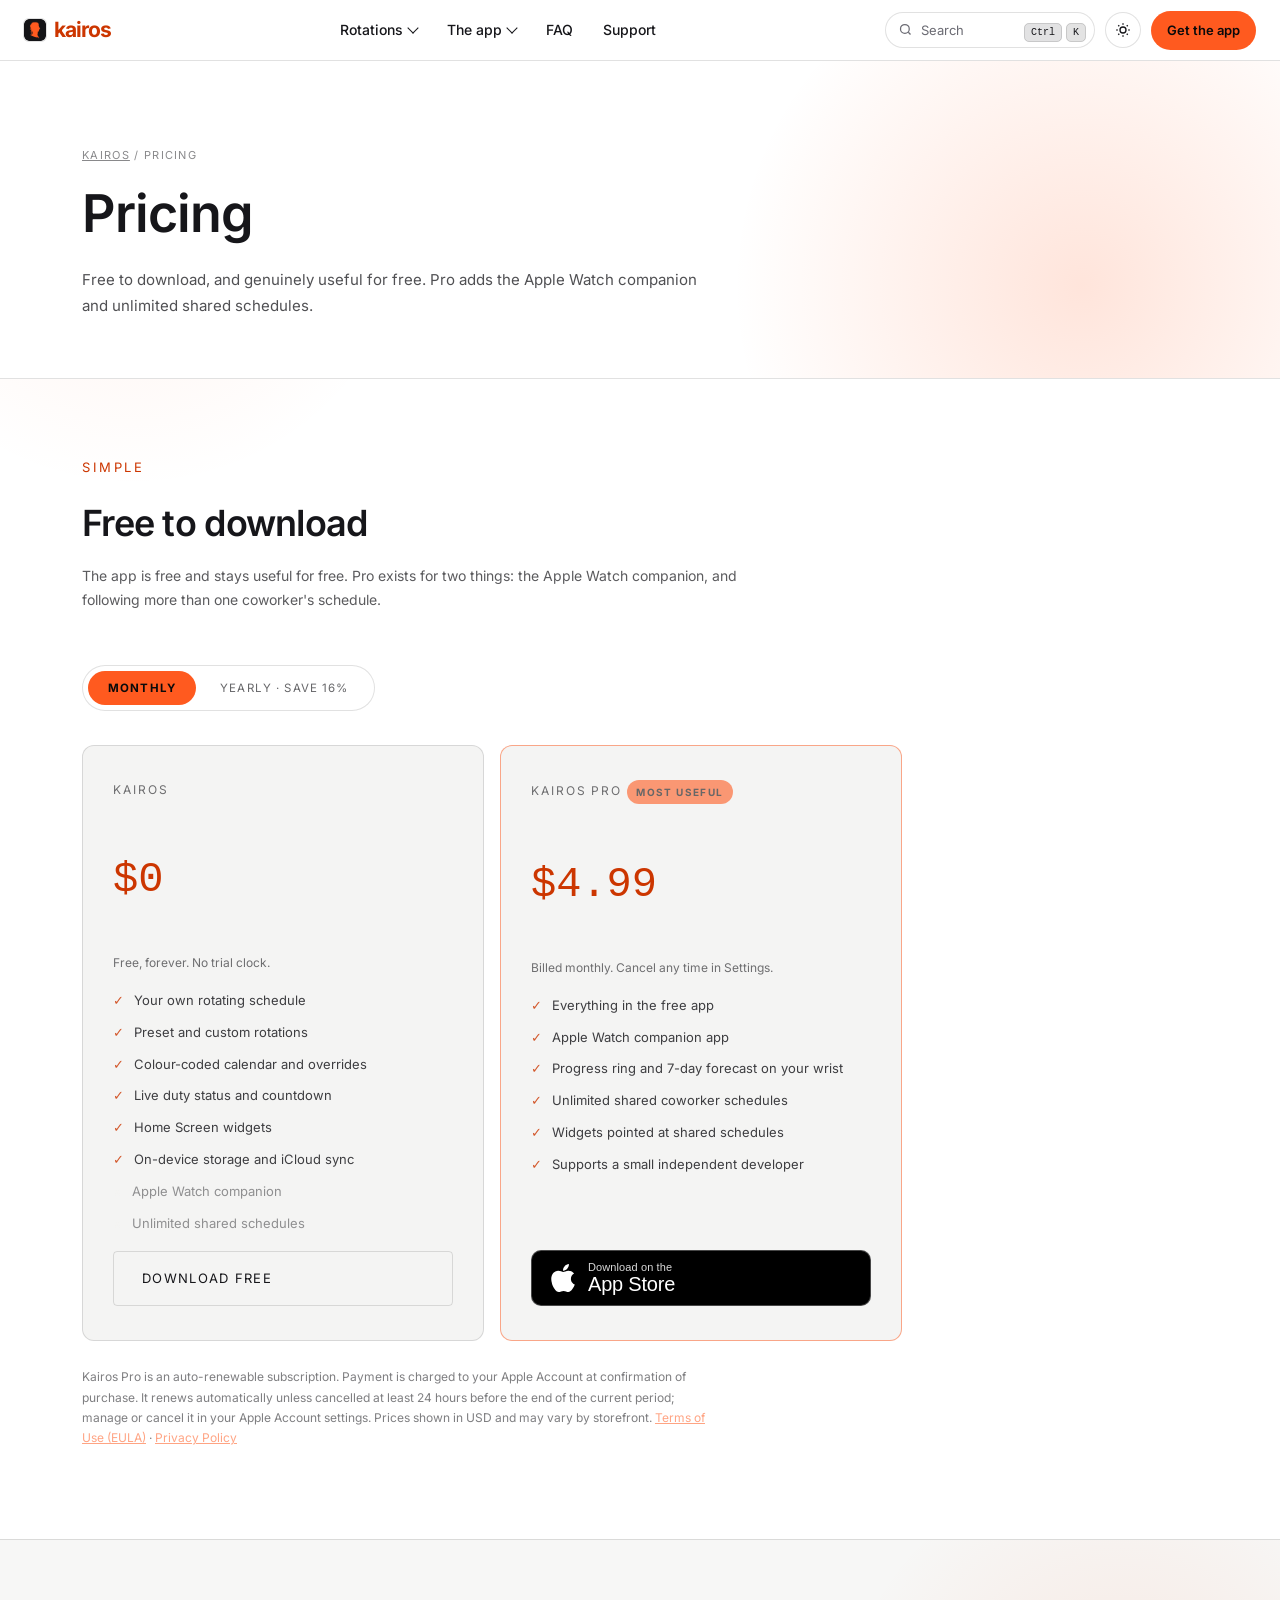
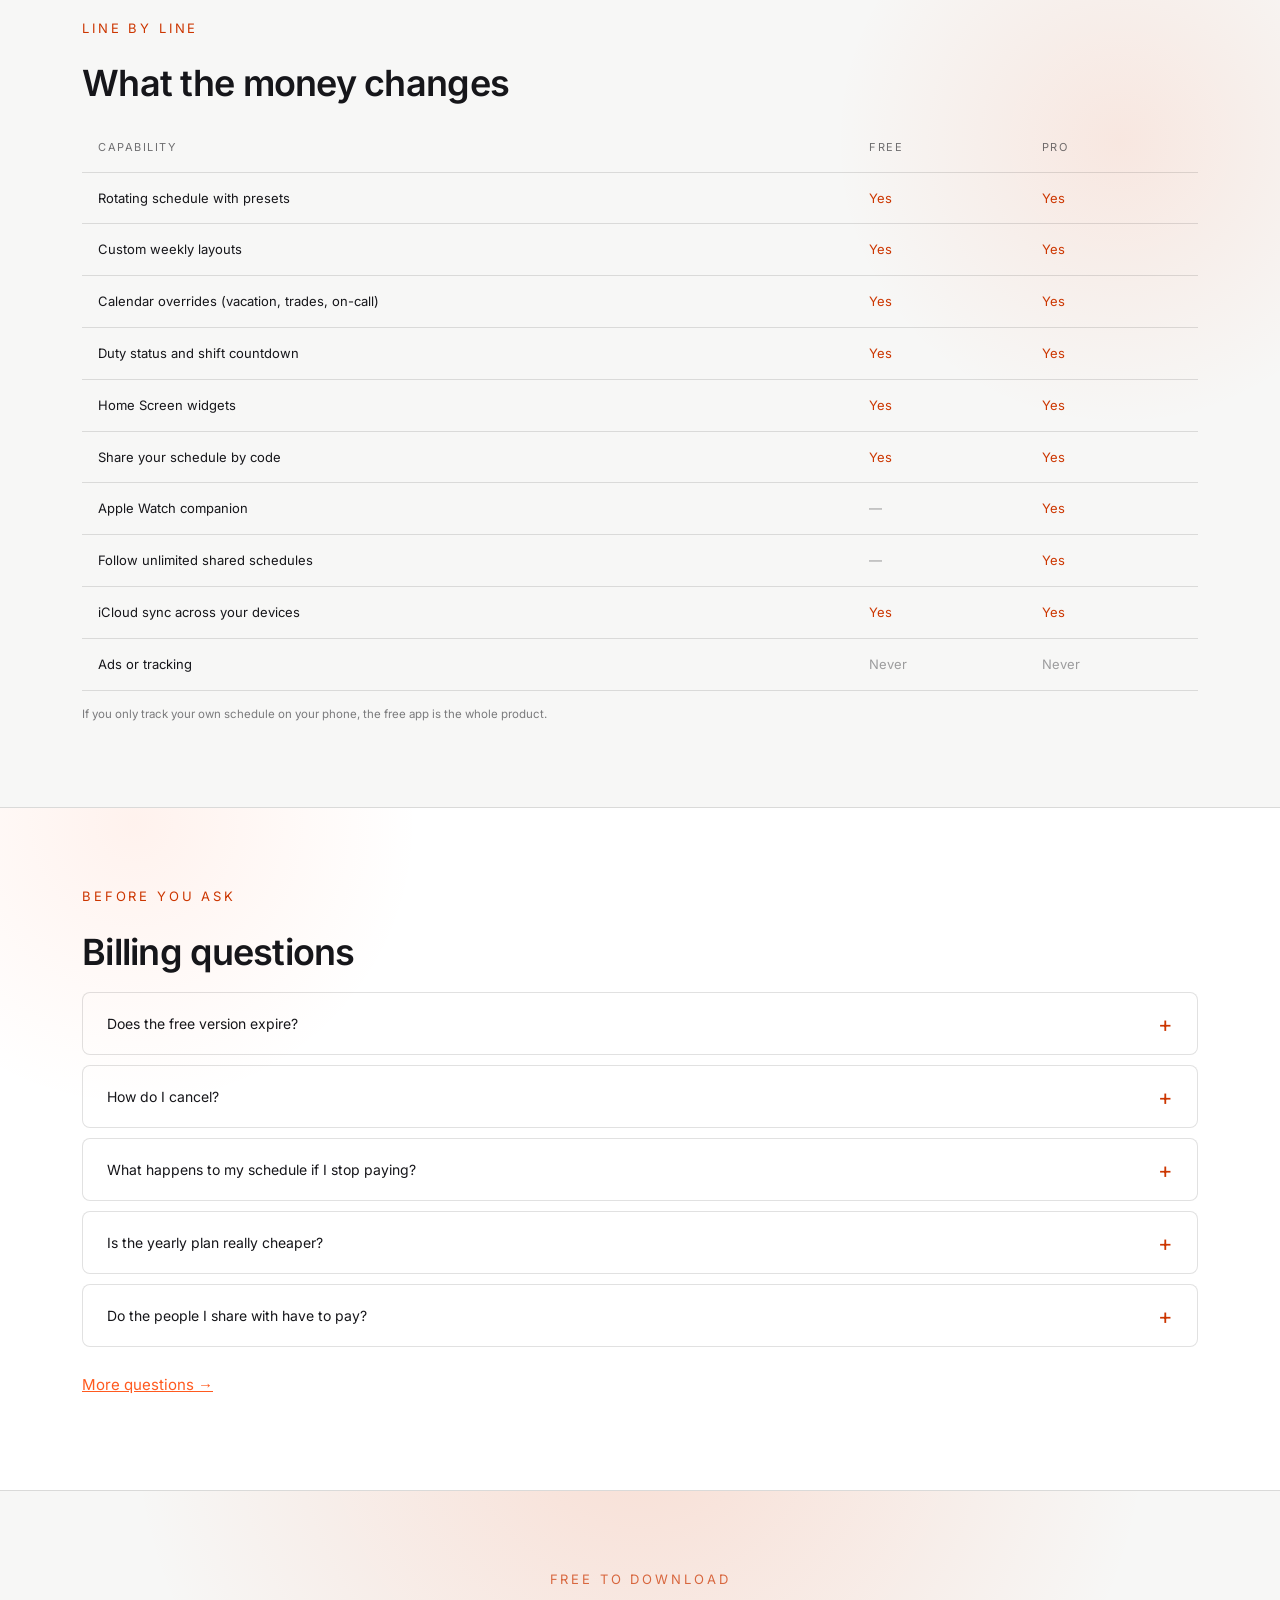
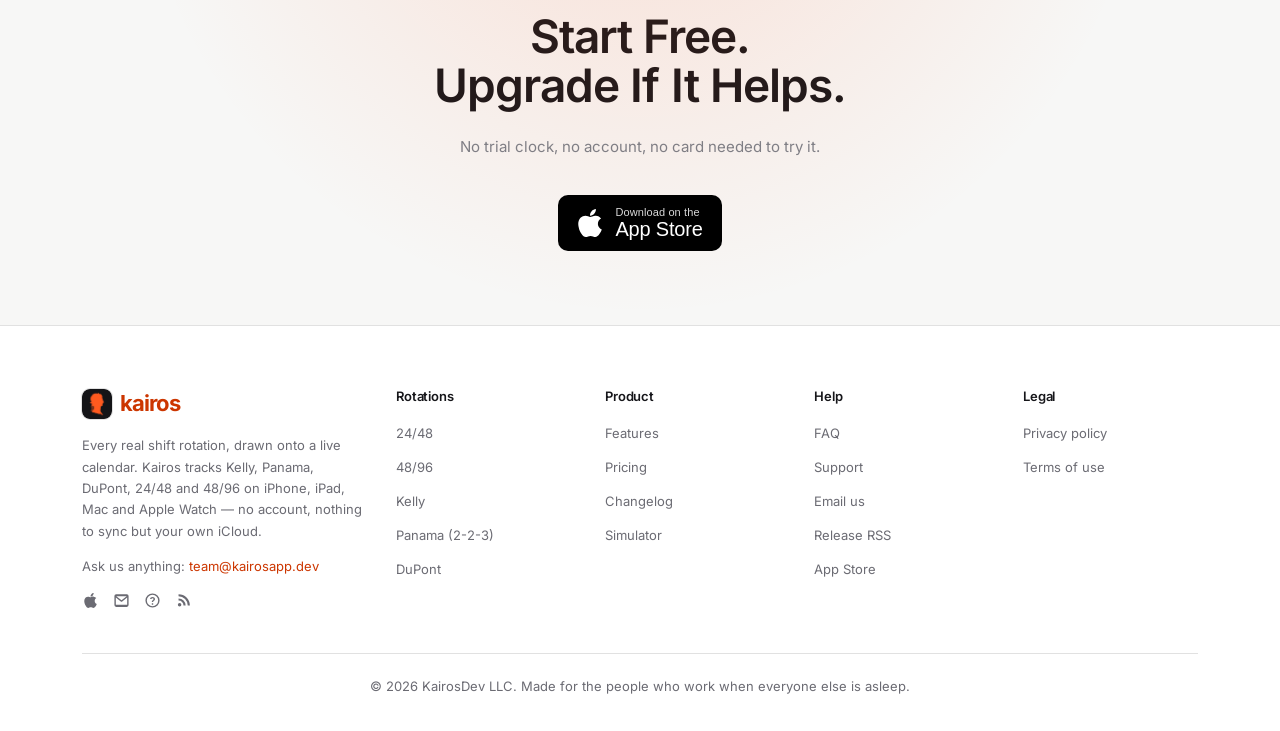
<file: pricing.html>
<!doctype html>
<html lang="en">
<head>
<meta charset="UTF-8" />
<meta name="viewport" content="width=device-width, initial-scale=1.0" />
<title>Pricing — Kairos Shift Tracker</title>
<meta name="description" content="Kairos is free to download. Kairos Pro is $4.99 a month or $49.99 a year and adds the Apple Watch companion plus unlimited shared coworker schedules." />
<link rel="icon" href="/favicon.ico" sizes="48x48" />
<link rel="icon" href="/icon.png" type="image/png" />
<link rel="apple-touch-icon" href="/apple-touch-icon.png" />
<meta name="theme-color" content="#0b0b0f" />
<meta name="color-scheme" content="dark" />
<link rel="manifest" href="/manifest.json" />
<link rel="alternate" type="application/rss+xml" title="Kairos release notes" href="/feed.xml" />
<meta name="apple-mobile-web-app-title" content="Kairos" />
<meta name="apple-itunes-app" content="app-id=6792157855" />

<meta property="og:title" content="Pricing — Kairos Shift Tracker" />
<meta property="og:description" content="Kairos is free to download. Kairos Pro is $4.99 a month or $49.99 a year and adds the Apple Watch companion plus unlimited shared coworker schedules." />
<meta property="og:type" content="website" />
<meta property="og:site_name" content="Kairos" />
<meta property="og:locale" content="en_US" />
<meta property="og:url" content="https://www.kairosapp.dev/pricing" />
<meta property="og:image" content="https://www.kairosapp.dev/og-image.png" />
<meta property="og:image:width" content="1200" />
<meta property="og:image:height" content="630" />
<meta property="og:image:alt" content="Kairos — taking the guesswork out of shift work" />
<meta name="twitter:card" content="summary_large_image" />
<meta name="twitter:title" content="Pricing — Kairos Shift Tracker" />
<meta name="twitter:description" content="Kairos is free to download. Kairos Pro is $4.99 a month or $49.99 a year and adds the Apple Watch companion plus unlimited shared coworker schedules." />
<meta name="twitter:image" content="https://www.kairosapp.dev/og-image.png" />
<link rel="canonical" href="https://www.kairosapp.dev/pricing" />

<script type="application/ld+json">
{
  "@context": "https://schema.org",
  "@type": "BreadcrumbList",
  "itemListElement": [
    { "@type": "ListItem", "position": 1, "name": "Home", "item": "https://www.kairosapp.dev/" },
    { "@type": "ListItem", "position": 2, "name": "Pricing", "item": "https://www.kairosapp.dev/pricing" }
  ]
}
</script>

<script>document.documentElement.classList.add('js');</script>
<script>(function(){try{var m=localStorage.getItem('kairos-theme');if(!m&&window.matchMedia&&window.matchMedia('(prefers-color-scheme: light)').matches)m='light';document.documentElement.setAttribute('data-theme',m||'dark');}catch(e){}}());</script>
<link rel="stylesheet" href="/assets/site.css" />
</head>
<body>

<div id="scroll-progress"></div>
<a class="skip-link" href="#main">Skip to content</a>

<nav class="site-nav">
  <div class="nav-inner">
    <a class="brand" href="/">
      <img class="brand-mark" src="/assets/brand-mark.png" alt="" width="128" height="128" />
      kairos
    </a>
    <button class="nav-toggle" type="button" aria-expanded="false" aria-controls="nav-links" hidden>Menu</button>
    <div class="nav-links" id="nav-links">
      <div class="nav-menu" data-open="false">
        <button type="button" aria-expanded="false" aria-controls="menu-rotations">Rotations</button>
        <div class="nav-panel" id="menu-rotations">
          <div>
            <h4>Patterns</h4>
            <div class="nav-panel-list">
            <a href="/rotations#24-48">24/48</a>
            <a href="/rotations#48-96">48/96</a>
            <a href="/rotations#kelly">Kelly</a>
            <a href="/rotations#panama">Panama (2-2-3)</a>
            <a href="/rotations#pitman">Pitman nights</a>
            <a href="/rotations#dupont">DuPont</a>
            <a href="/rotations#4-on-4-off">4 on / 4 off</a>
            <a href="/rotations#5-2">5 on / 2 off</a>
            </div>
          </div>
          <div>
            <h4>By first responder</h4>
            <div class="nav-panel-list">
              <a href="/rotations?filter=fire#library">Fire <span class="n">3</span></a>
              <a href="/rotations?filter=ems#library">EMS <span class="n">1</span></a>
              <a href="/rotations?filter=police#library">Police <span class="n">1</span></a>
              <a href="/rotations?filter=nursing#library">Nursing <span class="n">1</span></a>
              <a href="/rotations?filter=industrial#library">Industrial <span class="n">2</span></a>
              <a href="/rotations?filter=transport#library">Transport <span class="n">1</span></a>
            </div>
            <h4 style="margin-top:16px">Tools</h4>
            <div class="nav-panel-list">
              <a href="/rotations#simulator">Rotation simulator</a>
              <a href="/rotations#compare">Hours compared</a>
            </div>
          </div>
        </div>
      </div>
      <div class="nav-menu" data-open="false">
        <button type="button" aria-expanded="false" aria-controls="menu-app">The app</button>
        <div class="nav-panel" id="menu-app">
          <div>
            <h4>Product</h4>
            <div class="nav-panel-list">
              <a href="/features">Features</a>
              <a href="/features#panel-calendar">Calendar</a>
              <a href="/features#panel-sharing">Sharing</a>
              <a href="/features#panel-watch">Widgets</a>
              <a href="/features#panel-privacy">Privacy</a>
            </div>
          </div>
          <div>
            <h4>Get it</h4>
            <div class="nav-panel-list">
              <a href="/pricing">Pricing</a>
              <a href="/changelog">Changelog</a>
              <a href="https://apps.apple.com/us/app/kairos-shift-tracker/id6792157855">App Store</a>
            </div>
          </div>
        </div>
      </div>
      <a class="navlink" href="/faq">FAQ</a>
      <a class="navlink" href="/support">Support</a>
    </div>
    <div class="nav-right">
      <button class="nav-search" id="search-open" type="button" aria-label="Search the site">
        <svg viewBox="0 0 24 24" width="15" height="15" fill="none" stroke="currentColor" stroke-width="2" aria-hidden="true"><circle cx="11" cy="11" r="7"/><path d="m20 20-3.5-3.5"/></svg>
        <span>Search</span>
        <span class="sk"><kbd>Ctrl</kbd> <kbd>K</kbd></span>
      </button>
      <button class="theme-toggle" id="theme-toggle" type="button" aria-label="Switch between light and dark mode">
        <svg class="icon-moon" viewBox="0 0 24 24" fill="none" stroke="currentColor" stroke-width="2" aria-hidden="true"><path d="M21 12.8A9 9 0 1 1 11.2 3a7 7 0 0 0 9.8 9.8Z"/></svg>
        <svg class="icon-sun" viewBox="0 0 24 24" fill="none" stroke="currentColor" stroke-width="2" aria-hidden="true"><circle cx="12" cy="12" r="4.5"/><path d="M12 2v2m0 16v2M2 12h2m16 0h2M4.9 4.9l1.5 1.5m11.2 11.2 1.5 1.5M19.1 4.9l-1.5 1.5M6.4 17.6l-1.5 1.5"/></svg>
      </button>
      <a class="nav-cta" href="https://apps.apple.com/us/app/kairos-shift-tracker/id6792157855">Get the app</a>
    </div>
  </div>
</nav>

<main id="main">

  <header class="page-head">
    <div class="wrap">
      <p class="breadcrumbs"><a href="/">Kairos</a> / Pricing</p>
      <h1>Pricing</h1>
      <p class="page-sub">Free to download, and genuinely useful for free. Pro adds the Apple Watch companion and unlimited shared schedules.</p>
    </div>
  </header>

  <section class="section-ink">
    <div class="wrap">
      <p class="eyebrow">Simple</p>
      <h2 class="section-title">Free to download</h2>
      <p class="lede">The app is free and stays useful for free. Pro exists for two things: the Apple Watch companion, and following more than one coworker's schedule.</p>

      <div class="billing-toggle" id="billing-toggle" role="group" aria-label="Billing period">
        <button type="button" data-period="monthly" aria-pressed="true">Monthly</button>
        <button type="button" data-period="yearly" aria-pressed="false">Yearly &middot; save 16%</button>
      </div>

      <div class="price-grid">
        <div class="price-card glass-dark is-static">
          <span class="plan-name">Kairos</span>
          <p class="price-amount">$0</p>
          <p class="price-note">Free, forever. No trial clock.</p>
          <ul>
            <li>Your own rotating schedule</li>
            <li>Preset and custom rotations</li>
            <li>Colour-coded calendar and overrides</li>
            <li>Live duty status and countdown</li>
            <li>Home Screen widgets</li>
            <li>On-device storage and iCloud sync</li>
            <li class="no">Apple Watch companion</li>
            <li class="no">Unlimited shared schedules</li>
          </ul>
          <a class="btn btn-secondary" href="https://apps.apple.com/us/app/kairos-shift-tracker/id6792157855">Download free</a>
        </div>

        <div class="price-card glass-dark is-static is-featured">
          <span class="plan-name">Kairos Pro <span class="pill">Most useful</span></span>
          <p class="price-amount"
             data-price-monthly="$4.99" data-price-yearly="$49.99">$4.99<span class="per"
             data-per-monthly=" / month" data-per-yearly=" / year"> / month</span></p>
          <p class="price-note"
             data-note-monthly="Billed monthly. Cancel any time in Settings."
             data-note-yearly="Billed yearly — about $4.17 a month.">Billed monthly. Cancel any time in Settings.</p>
          <ul>
            <li>Everything in the free app</li>
            <li>Apple Watch companion app</li>
            <li>Progress ring and 7-day forecast on your wrist</li>
            <li>Unlimited shared coworker schedules</li>
            <li>Widgets pointed at shared schedules</li>
            <li>Supports a small independent developer</li>
          </ul>
          <a class="appstore-badge" href="https://apps.apple.com/us/app/kairos-shift-tracker/id6792157855">
          <svg viewBox="0 0 384 512" aria-hidden="true" focusable="false"><path d="M318.7 268.7c-.2-36.7 16.4-64.4 50-84.8-18.8-26.9-47.2-41.7-84.7-44.6-35.5-2.8-74.3 20.7-88.5 20.7-15 0-49.4-19.7-76.4-19.7C63.3 141.2 4 184.8 4 273.5q0 39.3 14.4 81.2c12.8 36.7 59 126.7 107.2 125.2 25.2-.6 43-17.9 75.8-17.9 31.8 0 48.3 17.9 76.4 17.9 48.6-.7 90.4-82.5 102.6-119.3-65.2-30.7-61.7-90-61.7-91.9zm-56.6-164.2c27.3-32.4 24.8-61.9 24-72.5-24.1 1.4-52 16.4-67.9 34.9-17.5 19.8-27.8 44.3-25.6 71.9 26.1 2 49.9-11.4 69.5-34.3z"/></svg>
          <span class="ab-text">
            <span class="ab-small">Download on the</span>
            <span class="ab-big">App Store</span>
          </span>
        </a>
        </div>
      </div>

      <p class="mono" style="font-size:12px;opacity:0.55;margin-top:26px;max-width:640px;line-height:1.7">
        Kairos Pro is an auto-renewable subscription. Payment is charged to your Apple Account
        at confirmation of purchase. It renews automatically unless cancelled at least 24 hours
        before the end of the current period; manage or cancel it in your Apple Account settings.
        Prices shown in USD and may vary by storefront.
        <a href="https://www.apple.com/legal/internet-services/itunes/dev/stdeula/" style="color:var(--flame)">Terms of Use (EULA)</a> ·
        <a href="/privacy" style="color:var(--flame)">Privacy Policy</a>
      </p>
    </div>
  </section>

  <section class="section-paper">
    <div class="wrap">
      <p class="eyebrow">Line by line</p>
      <h2 class="section-title">What the money changes</h2>
      <div class="table-scroll">
        <table class="compare">
          <caption>If you only track your own schedule on your phone, the free app is the whole product.</caption>
          <thead>
            <tr><th scope="col">Capability</th><th scope="col">Free</th><th scope="col">Pro</th></tr>
          </thead>
          <tbody>
            <tr><td>Rotating schedule with presets</td><td class="yes">Yes</td><td class="yes">Yes</td></tr>
            <tr><td>Custom weekly layouts</td><td class="yes">Yes</td><td class="yes">Yes</td></tr>
            <tr><td>Calendar overrides (vacation, trades, on-call)</td><td class="yes">Yes</td><td class="yes">Yes</td></tr>
            <tr><td>Duty status and shift countdown</td><td class="yes">Yes</td><td class="yes">Yes</td></tr>
            <tr><td>Home Screen widgets</td><td class="yes">Yes</td><td class="yes">Yes</td></tr>
            <tr><td>Share your schedule by code</td><td class="yes">Yes</td><td class="yes">Yes</td></tr>
            <tr><td>Apple Watch companion</td><td class="no">&mdash;</td><td class="yes">Yes</td></tr>
            <tr><td>Follow unlimited shared schedules</td><td class="no">&mdash;</td><td class="yes">Yes</td></tr>
            <tr><td>iCloud sync across your devices</td><td class="yes">Yes</td><td class="yes">Yes</td></tr>
            <tr><td>Ads or tracking</td><td class="no">Never</td><td class="no">Never</td></tr>
          </tbody>
        </table>
      </div>
    </div>
  </section>

  <section class="section-ink">
    <div class="wrap">
      <p class="eyebrow">Before you ask</p>
      <h2 class="section-title">Billing questions</h2>
      <div id="faq-list-pricing">
        <details class="faq-item">
          <summary>Does the free version expire?</summary>
          <div class="faq-answer"><p>No. There is no trial timer. The free app tracks your own rotation indefinitely.</p></div>
        </details>
        <details class="faq-item">
          <summary>How do I cancel?</summary>
          <div class="faq-answer"><p>Through your Apple Account, the same as any other App Store subscription: Settings &rarr; your name &rarr; Subscriptions. Cancelling there stops the renewal; we never see or hold your payment details.</p></div>
        </details>
        <details class="faq-item">
          <summary>What happens to my schedule if I stop paying?</summary>
          <div class="faq-answer"><p>Your own schedule, calendar, overrides and widgets keep working — they are part of the free app. You lose the Watch companion and drop back to the free limit on how many other people's schedules you can follow. Nothing is deleted.</p></div>
        </details>
        <details class="faq-item">
          <summary>Is the yearly plan really cheaper?</summary>
          <div class="faq-answer"><p>Yes. $49.99 a year against $4.99 a month works out about 16% cheaper, roughly $4.17 a month.</p></div>
        </details>
        <details class="faq-item">
          <summary>Do the people I share with have to pay?</summary>
          <div class="faq-answer"><p>No. They download the free app and enter your 6-character code. Pro is what lets <em>you</em> follow an unlimited number of schedules, not what lets others see yours.</p></div>
        </details>
      </div>
      <p style="margin-top:26px" class="mono"><a href="/faq" style="color:var(--flame)">More questions &rarr;</a></p>
    </div>
  </section>

</main>

<footer class="cta-footer">
  <div class="wrap">
    <p class="eyebrow-black">Free to download</p>
    <h2>Start Free.<br />Upgrade If It Helps.</h2>
    <p class="tag-line">No trial clock, no account, no card needed to try it.</p>
    <a class="appstore-badge" href="https://apps.apple.com/us/app/kairos-shift-tracker/id6792157855">
          <svg viewBox="0 0 384 512" aria-hidden="true" focusable="false"><path d="M318.7 268.7c-.2-36.7 16.4-64.4 50-84.8-18.8-26.9-47.2-41.7-84.7-44.6-35.5-2.8-74.3 20.7-88.5 20.7-15 0-49.4-19.7-76.4-19.7C63.3 141.2 4 184.8 4 273.5q0 39.3 14.4 81.2c12.8 36.7 59 126.7 107.2 125.2 25.2-.6 43-17.9 75.8-17.9 31.8 0 48.3 17.9 76.4 17.9 48.6-.7 90.4-82.5 102.6-119.3-65.2-30.7-61.7-90-61.7-91.9zm-56.6-164.2c27.3-32.4 24.8-61.9 24-72.5-24.1 1.4-52 16.4-67.9 34.9-17.5 19.8-27.8 44.3-25.6 71.9 26.1 2 49.9-11.4 69.5-34.3z"/></svg>
          <span class="ab-text">
            <span class="ab-small">Download on the</span>
            <span class="ab-big">App Store</span>
          </span>
        </a>

    <div class="foot-nav">
      <div class="foot-col">
        <h3>Product</h3>
        <a href="/features">Features</a>
        <a href="/rotations">Rotations</a>
        <a href="/pricing">Pricing</a>
        <a href="/changelog">Changelog</a>
      </div>
      <div class="foot-col">
        <h3>Help</h3>
        <a href="/faq">FAQ</a>
        <a href="/support">Support</a>
        <a href="mailto:team@kairosapp.dev">Email us</a>
      </div>
      <div class="foot-col">
        <h3>Legal</h3>
        <a href="/privacy">Privacy Policy</a>
        <a href="https://www.apple.com/legal/internet-services/itunes/dev/stdeula/">Terms of Use (EULA)</a>
      </div>
      <div class="foot-col">
        <h3>Download</h3>
        <a href="https://apps.apple.com/us/app/kairos-shift-tracker/id6792157855">iPhone &amp; iPad</a>
        <a href="https://apps.apple.com/us/app/kairos-shift-tracker/id6792157855">Mac</a>
        <a href="https://apps.apple.com/us/app/kairos-shift-tracker/id6792157855">Apple Watch</a>
      </div>
    </div>

    <div class="foot-bottom">
      <span>&copy; 2026 KairosDev LLC</span>
      <span>Made for the people who work while everyone else sleeps.</span>
    </div>
  </div>
</footer>

<button id="to-top" type="button" aria-label="Back to top">&#8593;</button>

<footer class="site-foot">
  <div class="wrap">
    <div class="foot-grid">
      <div class="foot-brand">
        <a class="brand" href="/"><img class="brand-mark" src="/assets/brand-mark.png" alt="" width="128" height="128" />kairos</a>
        <p>Every real shift rotation, drawn onto a live calendar. Kairos tracks
        Kelly, Panama, DuPont, 24/48 and 48/96 on iPhone, iPad, Mac and Apple Watch —
        no account, nothing to sync but your own iCloud.</p>
        <p>Ask us anything: <a class="mail" href="mailto:team@kairosapp.dev">team@kairosapp.dev</a></p>
        <div class="foot-social">
          <a href="https://apps.apple.com/us/app/kairos-shift-tracker/id6792157855" aria-label="Kairos on the App Store"><svg viewBox="0 0 384 512" aria-hidden="true"><path d="M318.7 268.7c-.2-36.7 16.4-64.4 50-84.8-18.8-26.9-47.2-41.7-84.7-44.6-35.5-2.8-74.3 20.7-88.5 20.7-15 0-49.4-19.7-76.4-19.7C63.3 141.2 4 184.8 4 273.5q0 39.3 14.4 81.2c12.8 36.7 59 126.7 107.2 125.2 25.2-.6 43-17.9 75.8-17.9 31.8 0 48.3 17.9 76.4 17.9 48.6-.7 90.4-82.5 102.6-119.3-65.2-30.7-61.7-90-61.7-91.9zm-56.6-164.2c27.3-32.4 24.8-61.9 24-72.5-24.1 1.4-52 16.4-67.9 34.9-17.5 19.8-27.8 44.3-25.6 71.9 26.1 2 49.9-11.4 69.5-34.3z"/></svg></a>
          <a href="mailto:team@kairosapp.dev" aria-label="Email the Kairos team"><svg viewBox="0 0 24 24" aria-hidden="true"><path d="M2 5.5A2.5 2.5 0 0 1 4.5 3h15A2.5 2.5 0 0 1 22 5.5v13a2.5 2.5 0 0 1-2.5 2.5h-15A2.5 2.5 0 0 1 2 18.5v-13Zm2.7.5 7.3 5.6L19.3 6H4.7Zm15.3 1.9-7.4 5.7a1 1 0 0 1-1.2 0L4 7.9V18h16V7.9Z"/></svg></a>
          <a href="/support" aria-label="Support"><svg viewBox="0 0 24 24" aria-hidden="true"><path d="M12 2a10 10 0 1 0 0 20 10 10 0 0 0 0-20Zm0 2a8 8 0 0 1 8 8 8 8 0 0 1-8 8 8 8 0 0 1-8-8 8 8 0 0 1 8-8Zm-1 12h2v2h-2v-2Zm1-9c-1.9 0-3.3 1.2-3.5 3h2c.1-.7.7-1.2 1.5-1.2.9 0 1.5.5 1.5 1.2 0 .6-.3.9-1.1 1.5-.9.6-1.4 1.2-1.4 2.5h2c0-.6.2-.9 1-1.5.9-.7 1.5-1.4 1.5-2.6C15.5 8.2 14 7 12 7Z"/></svg></a>
          <a href="/feed.xml" aria-label="Kairos release notes RSS feed"><svg viewBox="0 0 24 24" aria-hidden="true"><path d="M5 3a16 16 0 0 1 16 16h-3A13 13 0 0 0 5 6V3Zm0 6a10 10 0 0 1 10 10h-3A7 7 0 0 0 5 12V9Zm1.5 6.5a2.5 2.5 0 1 1 0 5 2.5 2.5 0 0 1 0-5Z"/></svg></a>
        </div>
      </div>
      <div>
        <h4>Rotations</h4>
        <ul>
          <li><a href="/rotations#24-48">24/48</a></li>
          <li><a href="/rotations#48-96">48/96</a></li>
          <li><a href="/rotations#kelly">Kelly</a></li>
          <li><a href="/rotations#panama">Panama (2-2-3)</a></li>
          <li><a href="/rotations#dupont">DuPont</a></li>
        </ul>
      </div>
      <div>
        <h4>Product</h4>
        <ul>
          <li><a href="/features">Features</a></li>
          <li><a href="/pricing">Pricing</a></li>
          <li><a href="/changelog">Changelog</a></li>
          <li><a href="/rotations#simulator">Simulator</a></li>
        </ul>
      </div>
      <div>
        <h4>Help</h4>
        <ul>
          <li><a href="/faq">FAQ</a></li>
          <li><a href="/support">Support</a></li>
          <li><a href="mailto:team@kairosapp.dev">Email us</a></li>
          <li><a href="/feed.xml">Release RSS</a></li>
          <li><a href="https://apps.apple.com/us/app/kairos-shift-tracker/id6792157855">App Store</a></li>
        </ul>
      </div>
      <div>
        <h4>Legal</h4>
        <ul>
          <li><a href="/privacy">Privacy policy</a></li>
          <li><a href="https://www.apple.com/legal/internet-services/itunes/dev/stdeula/">Terms of use</a></li>
        </ul>
      </div>
    </div>
    <div class="foot-rule"></div>
    <p class="foot-legal">© 2026 KairosDev LLC. Made for the people who work when everyone else is asleep.</p>
  </div>
</footer>
<div class="search-overlay" id="search-overlay" hidden role="dialog" aria-modal="true" aria-label="Search Kairos">
  <div class="search-box">
    <input id="search-input" type="search" placeholder="Search rotations, features, answers…" autocomplete="off" aria-label="Search" />
    <ul class="search-results" id="search-results"></ul>
  </div>
</div>

<script src="/assets/site.js"></script>
</body>
</html>
</file>
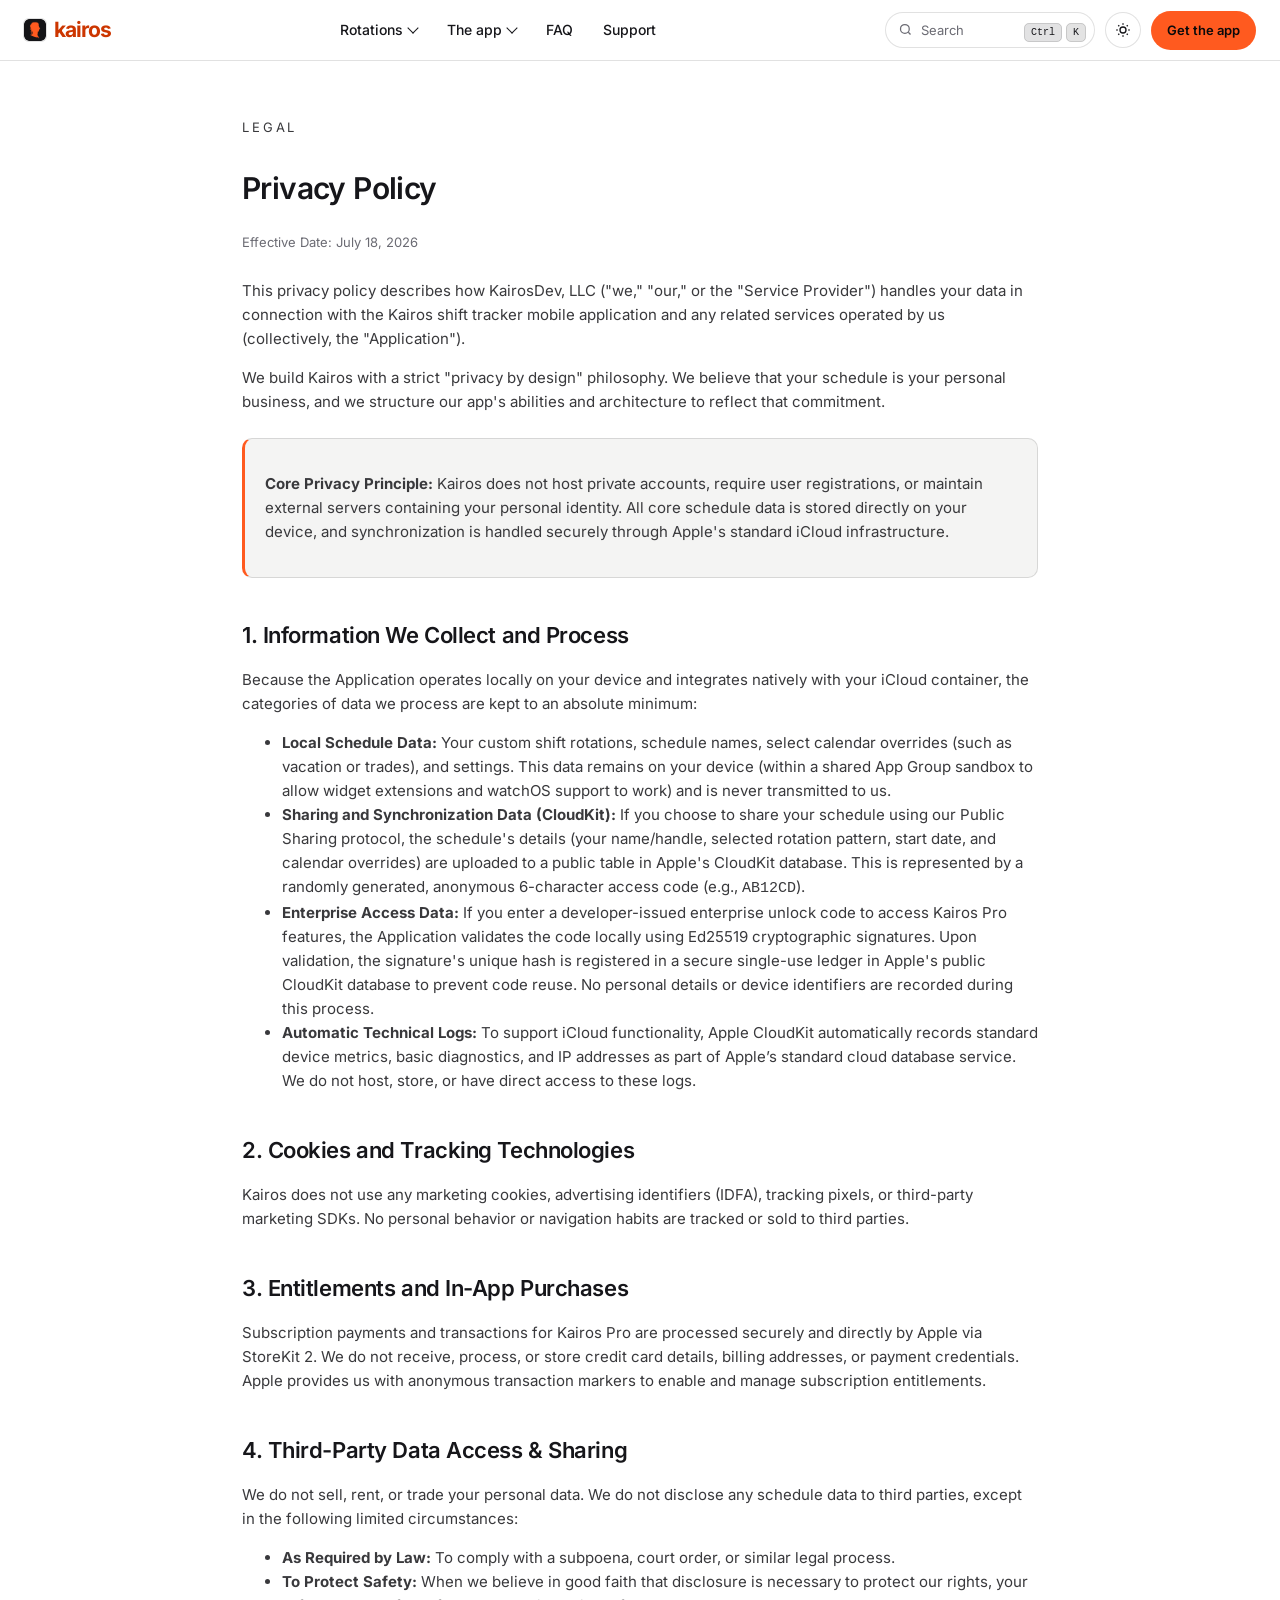
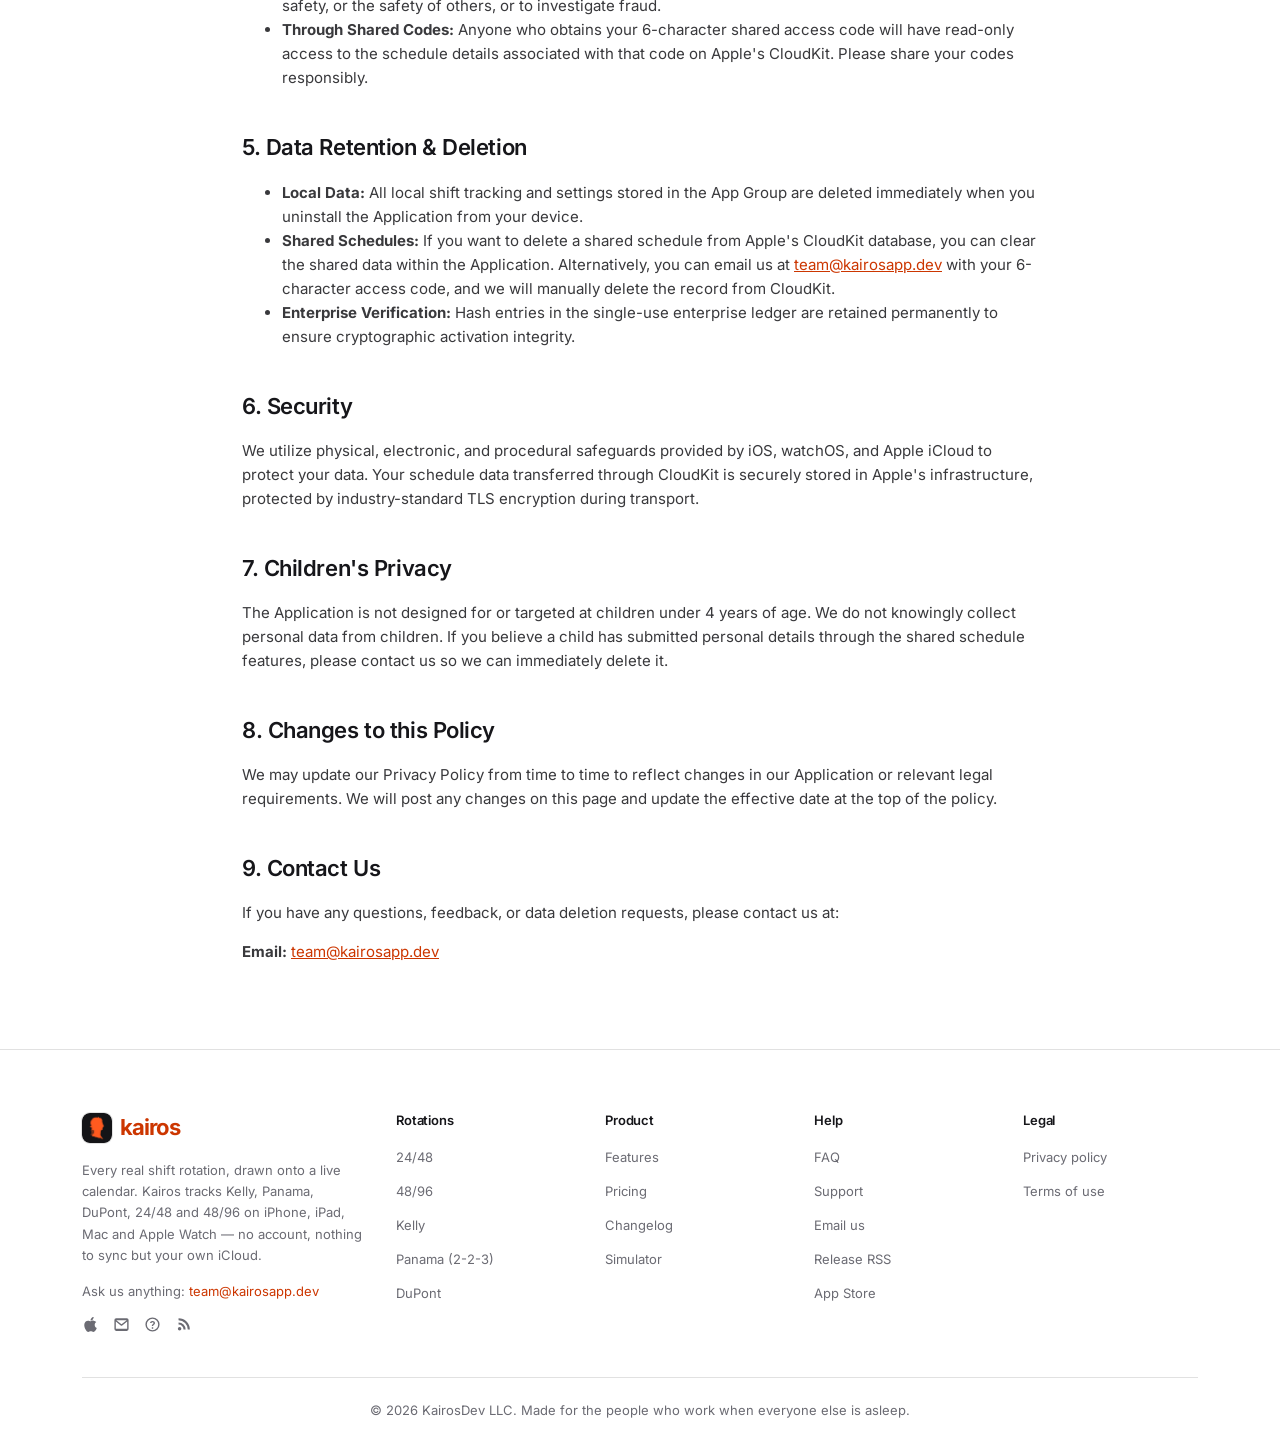
<file: privacy.html>
<!DOCTYPE html>
<html lang="en">
<head>
  <meta charset="UTF-8">
  <meta name="viewport" content="width=device-width, initial-scale=1.0">
  <title>Privacy Policy — Kairos</title>
  <meta name="description" content="Privacy Policy for Kairos - Shift Schedule Tracker. Learn how we secure your data with local storage and Apple CloudKit synchronization." />
  <link rel="canonical" href="https://www.kairosapp.dev/privacy" />
  <link rel="icon" href="favicon.ico" sizes="48x48" />
  <link rel="icon" href="icon.png" type="image/png" />
  <link rel="apple-touch-icon" href="apple-touch-icon.png" />
<meta name="theme-color" content="#0b0b0f" />
<meta name="apple-itunes-app" content="app-id=6792157855" />

<meta property="og:title" content="Privacy Policy — Kairos" />
<meta property="og:description" content="How Kairos handles your data: no accounts, on-device storage, Apple CloudKit sync, and AES-256 encrypted recovery keys." />
<meta property="og:type" content="website" />
<meta property="og:site_name" content="Kairos" />
<meta property="og:locale" content="en_US" />
<meta property="og:url" content="https://www.kairosapp.dev/privacy" />
<meta property="og:image" content="https://www.kairosapp.dev/og-image.png" />
<meta name="twitter:card" content="summary_large_image" />
<meta name="twitter:title" content="Privacy Policy — Kairos" />
<meta name="twitter:description" content="How Kairos handles your data: no accounts, on-device storage, Apple CloudKit sync, and AES-256 encrypted recovery keys." />
<meta name="twitter:image" content="https://www.kairosapp.dev/og-image.png" />
  <script>(function(){try{var m=localStorage.getItem('kairos-theme');if(!m&&window.matchMedia&&window.matchMedia('(prefers-color-scheme: light)').matches)m='light';document.documentElement.setAttribute('data-theme',m||'dark');}catch(e){}}());</script>
<link rel="stylesheet" href="/assets/site.css" />
<style>
  .legal-body h2 { font-size: 22px; margin: 40px 0 12px; }
  .legal-body h3 { font-size: 17px; margin: 26px 0 10px; }
  .legal-body p, .legal-body li { color: var(--paper-soft); }
  .legal-body a { color: var(--flame-text); }
  .highlight-box {
    background: var(--card);
    border: 1px solid var(--line-on-ink);
    border-left: 3px solid var(--flame);
    border-radius: 10px;
    padding: 18px 20px;
    margin: 24px 0;
  }
  .meta-date { color: var(--muted); font-size: 13px; margin-bottom: 26px; }
</style>
</head>
<body>

<a class="skip-link" href="#main">Skip to content</a>

<nav class="site-nav">
  <div class="nav-inner">
    <a class="brand" href="/">
      <img class="brand-mark" src="/assets/brand-mark.png" alt="" width="128" height="128" />
      kairos
    </a>
    <button class="nav-toggle" type="button" aria-expanded="false" aria-controls="nav-links" hidden>Menu</button>
    <div class="nav-links" id="nav-links">
      <div class="nav-menu" data-open="false">
        <button type="button" aria-expanded="false" aria-controls="menu-rotations">Rotations</button>
        <div class="nav-panel" id="menu-rotations">
          <div>
            <h4>Patterns</h4>
            <div class="nav-panel-list">
            <a href="/rotations#24-48">24/48</a>
            <a href="/rotations#48-96">48/96</a>
            <a href="/rotations#kelly">Kelly</a>
            <a href="/rotations#panama">Panama (2-2-3)</a>
            <a href="/rotations#pitman">Pitman nights</a>
            <a href="/rotations#dupont">DuPont</a>
            <a href="/rotations#4-on-4-off">4 on / 4 off</a>
            <a href="/rotations#5-2">5 on / 2 off</a>
            </div>
          </div>
          <div>
            <h4>By first responder</h4>
            <div class="nav-panel-list">
              <a href="/rotations?filter=fire#library">Fire <span class="n">3</span></a>
              <a href="/rotations?filter=ems#library">EMS <span class="n">1</span></a>
              <a href="/rotations?filter=police#library">Police <span class="n">1</span></a>
              <a href="/rotations?filter=nursing#library">Nursing <span class="n">1</span></a>
              <a href="/rotations?filter=industrial#library">Industrial <span class="n">2</span></a>
              <a href="/rotations?filter=transport#library">Transport <span class="n">1</span></a>
            </div>
            <h4 style="margin-top:16px">Tools</h4>
            <div class="nav-panel-list">
              <a href="/rotations#simulator">Rotation simulator</a>
              <a href="/rotations#compare">Hours compared</a>
            </div>
          </div>
        </div>
      </div>
      <div class="nav-menu" data-open="false">
        <button type="button" aria-expanded="false" aria-controls="menu-app">The app</button>
        <div class="nav-panel" id="menu-app">
          <div>
            <h4>Product</h4>
            <div class="nav-panel-list">
              <a href="/features">Features</a>
              <a href="/features#panel-calendar">Calendar</a>
              <a href="/features#panel-sharing">Sharing</a>
              <a href="/features#panel-watch">Widgets</a>
              <a href="/features#panel-privacy">Privacy</a>
            </div>
          </div>
          <div>
            <h4>Get it</h4>
            <div class="nav-panel-list">
              <a href="/pricing">Pricing</a>
              <a href="/changelog">Changelog</a>
              <a href="https://apps.apple.com/us/app/kairos-shift-tracker/id6792157855">App Store</a>
            </div>
          </div>
        </div>
      </div>
      <a class="navlink" href="/faq">FAQ</a>
      <a class="navlink" href="/support">Support</a>
    </div>
    <div class="nav-right">
      <button class="nav-search" id="search-open" type="button" aria-label="Search the site">
        <svg viewBox="0 0 24 24" width="15" height="15" fill="none" stroke="currentColor" stroke-width="2" aria-hidden="true"><circle cx="11" cy="11" r="7"/><path d="m20 20-3.5-3.5"/></svg>
        <span>Search</span>
        <span class="sk"><kbd>Ctrl</kbd> <kbd>K</kbd></span>
      </button>
      <button class="theme-toggle" id="theme-toggle" type="button" aria-label="Switch between light and dark mode">
        <svg class="icon-moon" viewBox="0 0 24 24" fill="none" stroke="currentColor" stroke-width="2" aria-hidden="true"><path d="M21 12.8A9 9 0 1 1 11.2 3a7 7 0 0 0 9.8 9.8Z"/></svg>
        <svg class="icon-sun" viewBox="0 0 24 24" fill="none" stroke="currentColor" stroke-width="2" aria-hidden="true"><circle cx="12" cy="12" r="4.5"/><path d="M12 2v2m0 16v2M2 12h2m16 0h2M4.9 4.9l1.5 1.5m11.2 11.2 1.5 1.5M19.1 4.9l-1.5 1.5M6.4 17.6l-1.5 1.5"/></svg>
      </button>
      <a class="nav-cta" href="https://apps.apple.com/us/app/kairos-shift-tracker/id6792157855">Get the app</a>
    </div>
  </div>
</nav>

<main id="main" class="wrap-narrow legal-body" style="padding-top:56px;padding-bottom:70px">
      <p class="eyebrow">Legal</p>
      <h1>Privacy Policy</h1>
      <div class="meta-date">Effective Date: July 18, 2026</div>

      <p>This privacy policy describes how KairosDev, LLC ("we," "our," or the "Service Provider") handles your data in connection with the Kairos shift tracker mobile application and any related services operated by us (collectively, the "Application").</p>
      
      <p>We build Kairos with a strict "privacy by design" philosophy. We believe that your schedule is your personal business, and we structure our app's abilities and architecture to reflect that commitment.</p>

      <div class="highlight-box">
        <p><strong>Core Privacy Principle:</strong> Kairos does not host private accounts, require user registrations, or maintain external servers containing your personal identity. All core schedule data is stored directly on your device, and synchronization is handled securely through Apple's standard iCloud infrastructure.</p>
      </div>

      <h2>1. Information We Collect and Process</h2>
      <p>Because the Application operates locally on your device and integrates natively with your iCloud container, the categories of data we process are kept to an absolute minimum:</p>
      <ul>
        <li><strong>Local Schedule Data:</strong> Your custom shift rotations, schedule names, select calendar overrides (such as vacation or trades), and settings. This data remains on your device (within a shared App Group sandbox to allow widget extensions and watchOS support to work) and is never transmitted to us.</li>
        <li><strong>Sharing and Synchronization Data (CloudKit):</strong> If you choose to share your schedule using our Public Sharing protocol, the schedule's details (your name/handle, selected rotation pattern, start date, and calendar overrides) are uploaded to a public table in Apple's CloudKit database. This is represented by a randomly generated, anonymous 6-character access code (e.g., <code>AB12CD</code>).</li>
        <li><strong>Enterprise Access Data:</strong> If you enter a developer-issued enterprise unlock code to access Kairos Pro features, the Application validates the code locally using Ed25519 cryptographic signatures. Upon validation, the signature's unique hash is registered in a secure single-use ledger in Apple's public CloudKit database to prevent code reuse. No personal details or device identifiers are recorded during this process.</li>
        <li><strong>Automatic Technical Logs:</strong> To support iCloud functionality, Apple CloudKit automatically records standard device metrics, basic diagnostics, and IP addresses as part of Apple’s standard cloud database service. We do not host, store, or have direct access to these logs.</li>
      </ul>

      <h2>2. Cookies and Tracking Technologies</h2>
      <p>Kairos does not use any marketing cookies, advertising identifiers (IDFA), tracking pixels, or third-party marketing SDKs. No personal behavior or navigation habits are tracked or sold to third parties.</p>

      <h2>3. Entitlements and In-App Purchases</h2>
      <p>Subscription payments and transactions for Kairos Pro are processed securely and directly by Apple via StoreKit 2. We do not receive, process, or store credit card details, billing addresses, or payment credentials. Apple provides us with anonymous transaction markers to enable and manage subscription entitlements.</p>

      <h2>4. Third-Party Data Access & Sharing</h2>
      <p>We do not sell, rent, or trade your personal data. We do not disclose any schedule data to third parties, except in the following limited circumstances:</p>
      <ul>
        <li><strong>As Required by Law:</strong> To comply with a subpoena, court order, or similar legal process.</li>
        <li><strong>To Protect Safety:</strong> When we believe in good faith that disclosure is necessary to protect our rights, your safety, or the safety of others, or to investigate fraud.</li>
        <li><strong>Through Shared Codes:</strong> Anyone who obtains your 6-character shared access code will have read-only access to the schedule details associated with that code on Apple's CloudKit. Please share your codes responsibly.</li>
      </ul>

      <h2>5. Data Retention & Deletion</h2>
      <ul>
        <li><strong>Local Data:</strong> All local shift tracking and settings stored in the App Group are deleted immediately when you uninstall the Application from your device.</li>
        <li><strong>Shared Schedules:</strong> If you want to delete a shared schedule from Apple's CloudKit database, you can clear the shared data within the Application. Alternatively, you can email us at <a href="mailto:team@kairosapp.dev">team@kairosapp.dev</a> with your 6-character access code, and we will manually delete the record from CloudKit.</li>
        <li><strong>Enterprise Verification:</strong> Hash entries in the single-use enterprise ledger are retained permanently to ensure cryptographic activation integrity.</li>
      </ul>

      <h2>6. Security</h2>
      <p>We utilize physical, electronic, and procedural safeguards provided by iOS, watchOS, and Apple iCloud to protect your data. Your schedule data transferred through CloudKit is securely stored in Apple's infrastructure, protected by industry-standard TLS encryption during transport.</p>

      <h2>7. Children's Privacy</h2>
      <p>The Application is not designed for or targeted at children under 4 years of age. We do not knowingly collect personal data from children. If you believe a child has submitted personal details through the shared schedule features, please contact us so we can immediately delete it.</p>

      <h2>8. Changes to this Policy</h2>
      <p>We may update our Privacy Policy from time to time to reflect changes in our Application or relevant legal requirements. We will post any changes on this page and update the effective date at the top of the policy.</p>

      <h2>9. Contact Us</h2>
      <p>If you have any questions, feedback, or data deletion requests, please contact us at:</p>
      <p><strong>Email:</strong> <a href="mailto:team@kairosapp.dev">team@kairosapp.dev</a></p>
    </main>

    
<footer class="site-foot">
  <div class="wrap">
    <div class="foot-grid">
      <div class="foot-brand">
        <a class="brand" href="/"><img class="brand-mark" src="/assets/brand-mark.png" alt="" width="128" height="128" />kairos</a>
        <p>Every real shift rotation, drawn onto a live calendar. Kairos tracks
        Kelly, Panama, DuPont, 24/48 and 48/96 on iPhone, iPad, Mac and Apple Watch —
        no account, nothing to sync but your own iCloud.</p>
        <p>Ask us anything: <a class="mail" href="mailto:team@kairosapp.dev">team@kairosapp.dev</a></p>
        <div class="foot-social">
          <a href="https://apps.apple.com/us/app/kairos-shift-tracker/id6792157855" aria-label="Kairos on the App Store"><svg viewBox="0 0 384 512" aria-hidden="true"><path d="M318.7 268.7c-.2-36.7 16.4-64.4 50-84.8-18.8-26.9-47.2-41.7-84.7-44.6-35.5-2.8-74.3 20.7-88.5 20.7-15 0-49.4-19.7-76.4-19.7C63.3 141.2 4 184.8 4 273.5q0 39.3 14.4 81.2c12.8 36.7 59 126.7 107.2 125.2 25.2-.6 43-17.9 75.8-17.9 31.8 0 48.3 17.9 76.4 17.9 48.6-.7 90.4-82.5 102.6-119.3-65.2-30.7-61.7-90-61.7-91.9zm-56.6-164.2c27.3-32.4 24.8-61.9 24-72.5-24.1 1.4-52 16.4-67.9 34.9-17.5 19.8-27.8 44.3-25.6 71.9 26.1 2 49.9-11.4 69.5-34.3z"/></svg></a>
          <a href="mailto:team@kairosapp.dev" aria-label="Email the Kairos team"><svg viewBox="0 0 24 24" aria-hidden="true"><path d="M2 5.5A2.5 2.5 0 0 1 4.5 3h15A2.5 2.5 0 0 1 22 5.5v13a2.5 2.5 0 0 1-2.5 2.5h-15A2.5 2.5 0 0 1 2 18.5v-13Zm2.7.5 7.3 5.6L19.3 6H4.7Zm15.3 1.9-7.4 5.7a1 1 0 0 1-1.2 0L4 7.9V18h16V7.9Z"/></svg></a>
          <a href="/support" aria-label="Support"><svg viewBox="0 0 24 24" aria-hidden="true"><path d="M12 2a10 10 0 1 0 0 20 10 10 0 0 0 0-20Zm0 2a8 8 0 0 1 8 8 8 8 0 0 1-8 8 8 8 0 0 1-8-8 8 8 0 0 1 8-8Zm-1 12h2v2h-2v-2Zm1-9c-1.9 0-3.3 1.2-3.5 3h2c.1-.7.7-1.2 1.5-1.2.9 0 1.5.5 1.5 1.2 0 .6-.3.9-1.1 1.5-.9.6-1.4 1.2-1.4 2.5h2c0-.6.2-.9 1-1.5.9-.7 1.5-1.4 1.5-2.6C15.5 8.2 14 7 12 7Z"/></svg></a>
          <a href="/feed.xml" aria-label="Kairos release notes RSS feed"><svg viewBox="0 0 24 24" aria-hidden="true"><path d="M5 3a16 16 0 0 1 16 16h-3A13 13 0 0 0 5 6V3Zm0 6a10 10 0 0 1 10 10h-3A7 7 0 0 0 5 12V9Zm1.5 6.5a2.5 2.5 0 1 1 0 5 2.5 2.5 0 0 1 0-5Z"/></svg></a>
        </div>
      </div>
      <div>
        <h4>Rotations</h4>
        <ul>
          <li><a href="/rotations#24-48">24/48</a></li>
          <li><a href="/rotations#48-96">48/96</a></li>
          <li><a href="/rotations#kelly">Kelly</a></li>
          <li><a href="/rotations#panama">Panama (2-2-3)</a></li>
          <li><a href="/rotations#dupont">DuPont</a></li>
        </ul>
      </div>
      <div>
        <h4>Product</h4>
        <ul>
          <li><a href="/features">Features</a></li>
          <li><a href="/pricing">Pricing</a></li>
          <li><a href="/changelog">Changelog</a></li>
          <li><a href="/rotations#simulator">Simulator</a></li>
        </ul>
      </div>
      <div>
        <h4>Help</h4>
        <ul>
          <li><a href="/faq">FAQ</a></li>
          <li><a href="/support">Support</a></li>
          <li><a href="mailto:team@kairosapp.dev">Email us</a></li>
          <li><a href="/feed.xml">Release RSS</a></li>
          <li><a href="https://apps.apple.com/us/app/kairos-shift-tracker/id6792157855">App Store</a></li>
        </ul>
      </div>
      <div>
        <h4>Legal</h4>
        <ul>
          <li><a href="/privacy">Privacy policy</a></li>
          <li><a href="https://www.apple.com/legal/internet-services/itunes/dev/stdeula/">Terms of use</a></li>
        </ul>
      </div>
    </div>
    <div class="foot-rule"></div>
    <p class="foot-legal">© 2026 KairosDev LLC. Made for the people who work when everyone else is asleep.</p>
  </div>
</footer>
<div class="search-overlay" id="search-overlay" hidden role="dialog" aria-modal="true" aria-label="Search Kairos">
  <div class="search-box">
    <input id="search-input" type="search" placeholder="Search rotations, features, answers…" autocomplete="off" aria-label="Search" />
    <ul class="search-results" id="search-results"></ul>
  </div>
</div>
<script src="/assets/site.js"></script>
</body>
</html>
</file>
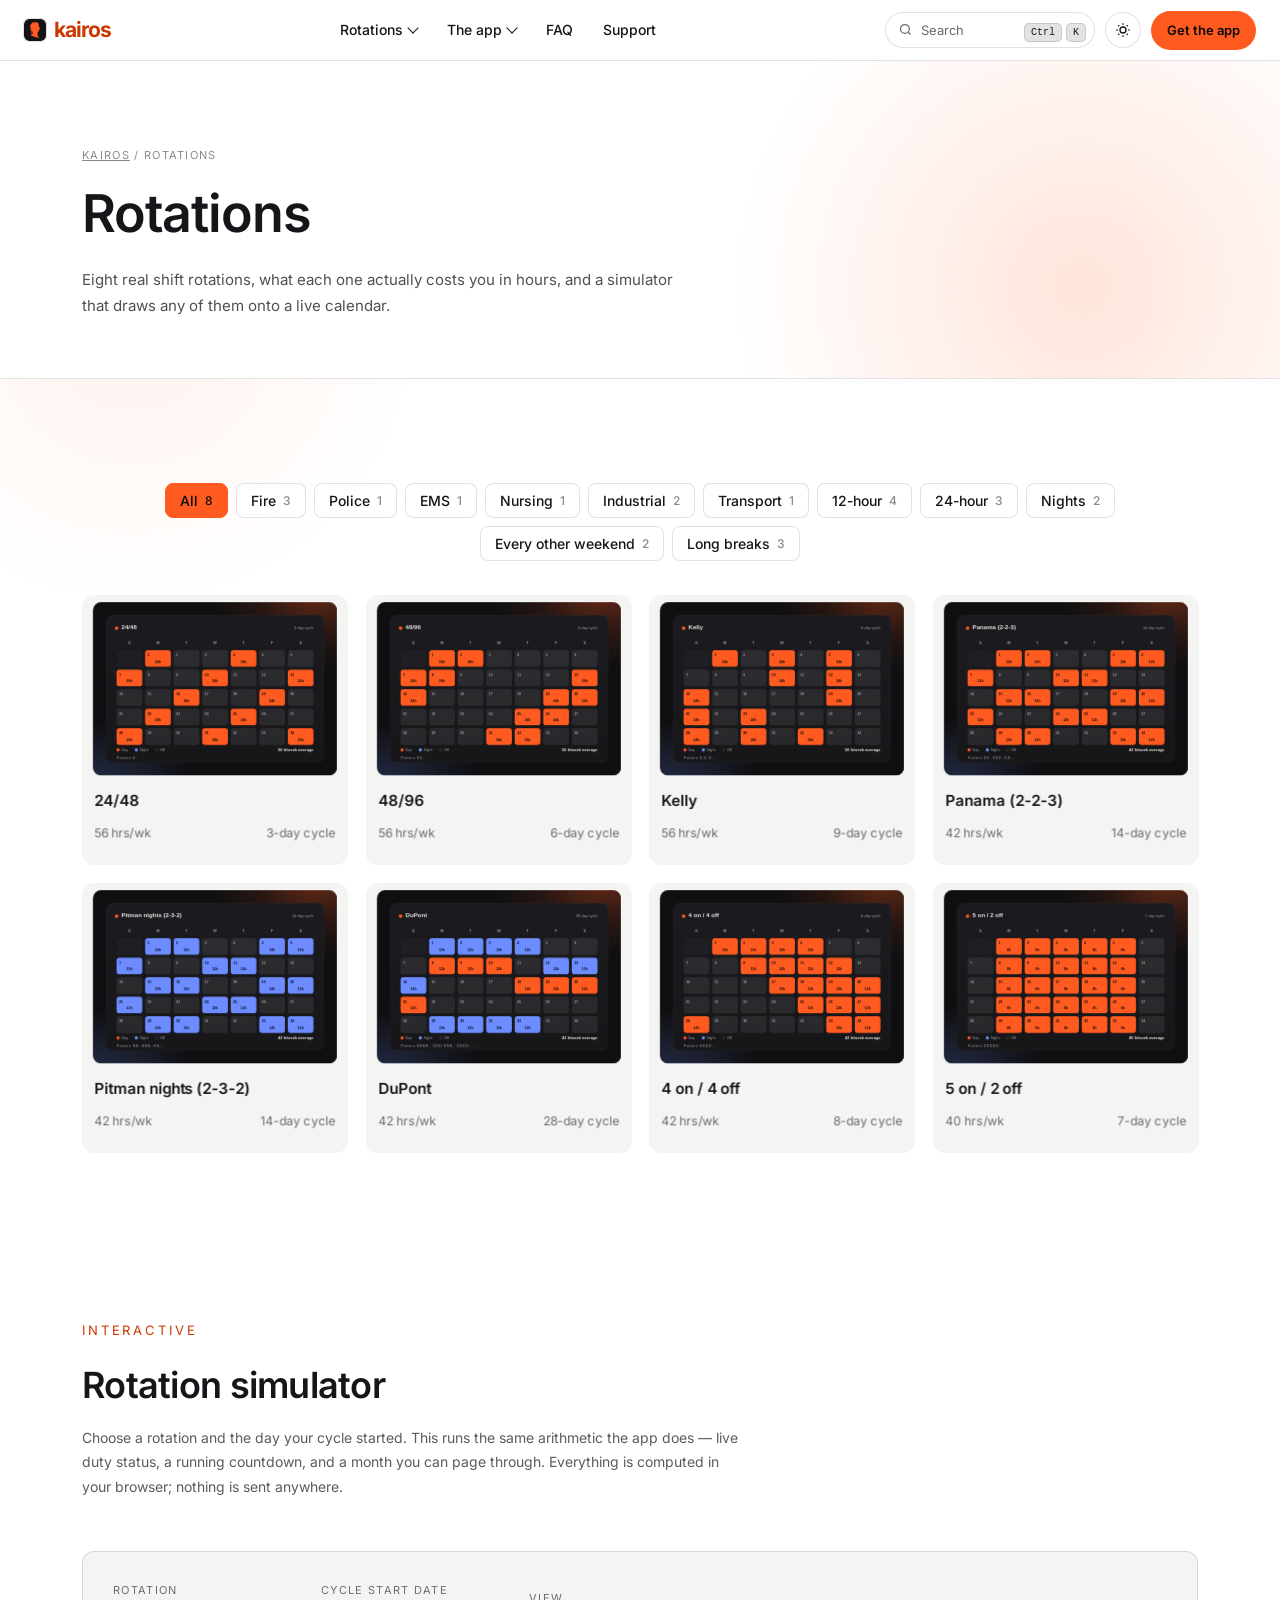
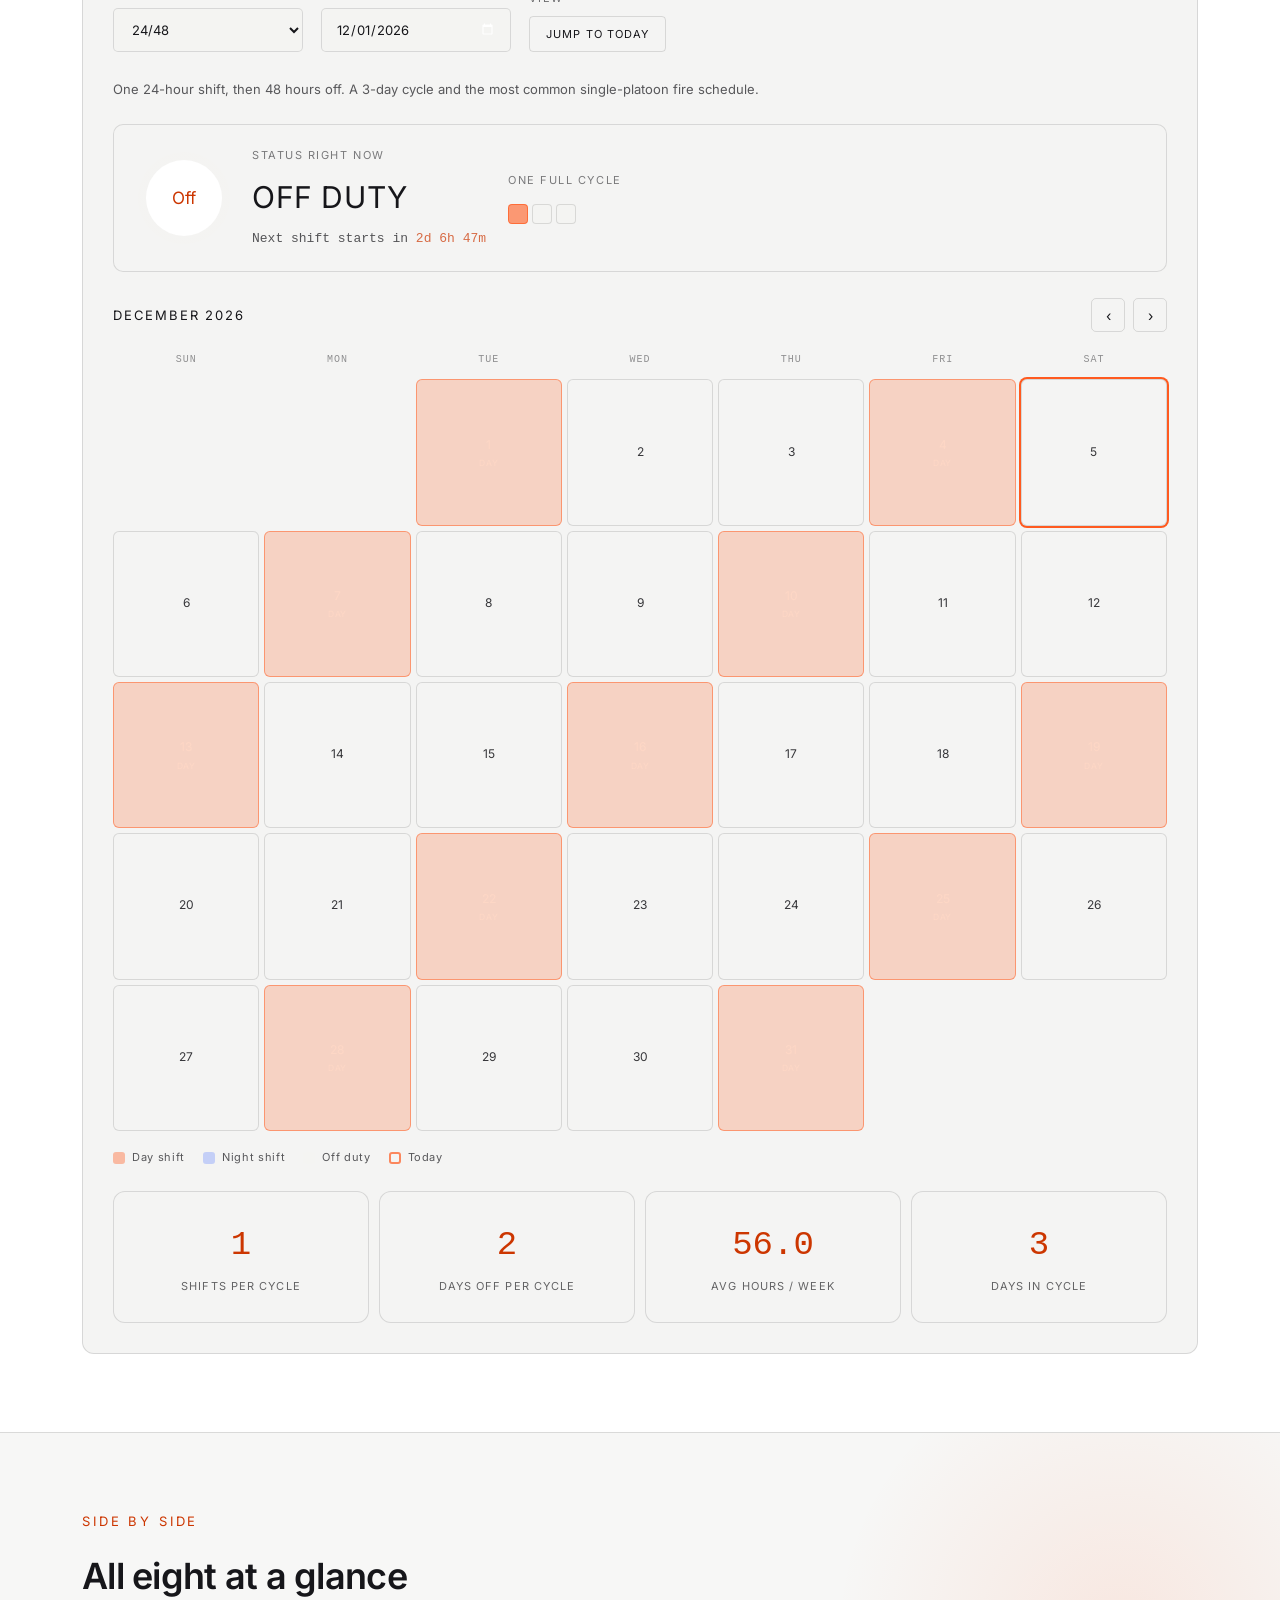
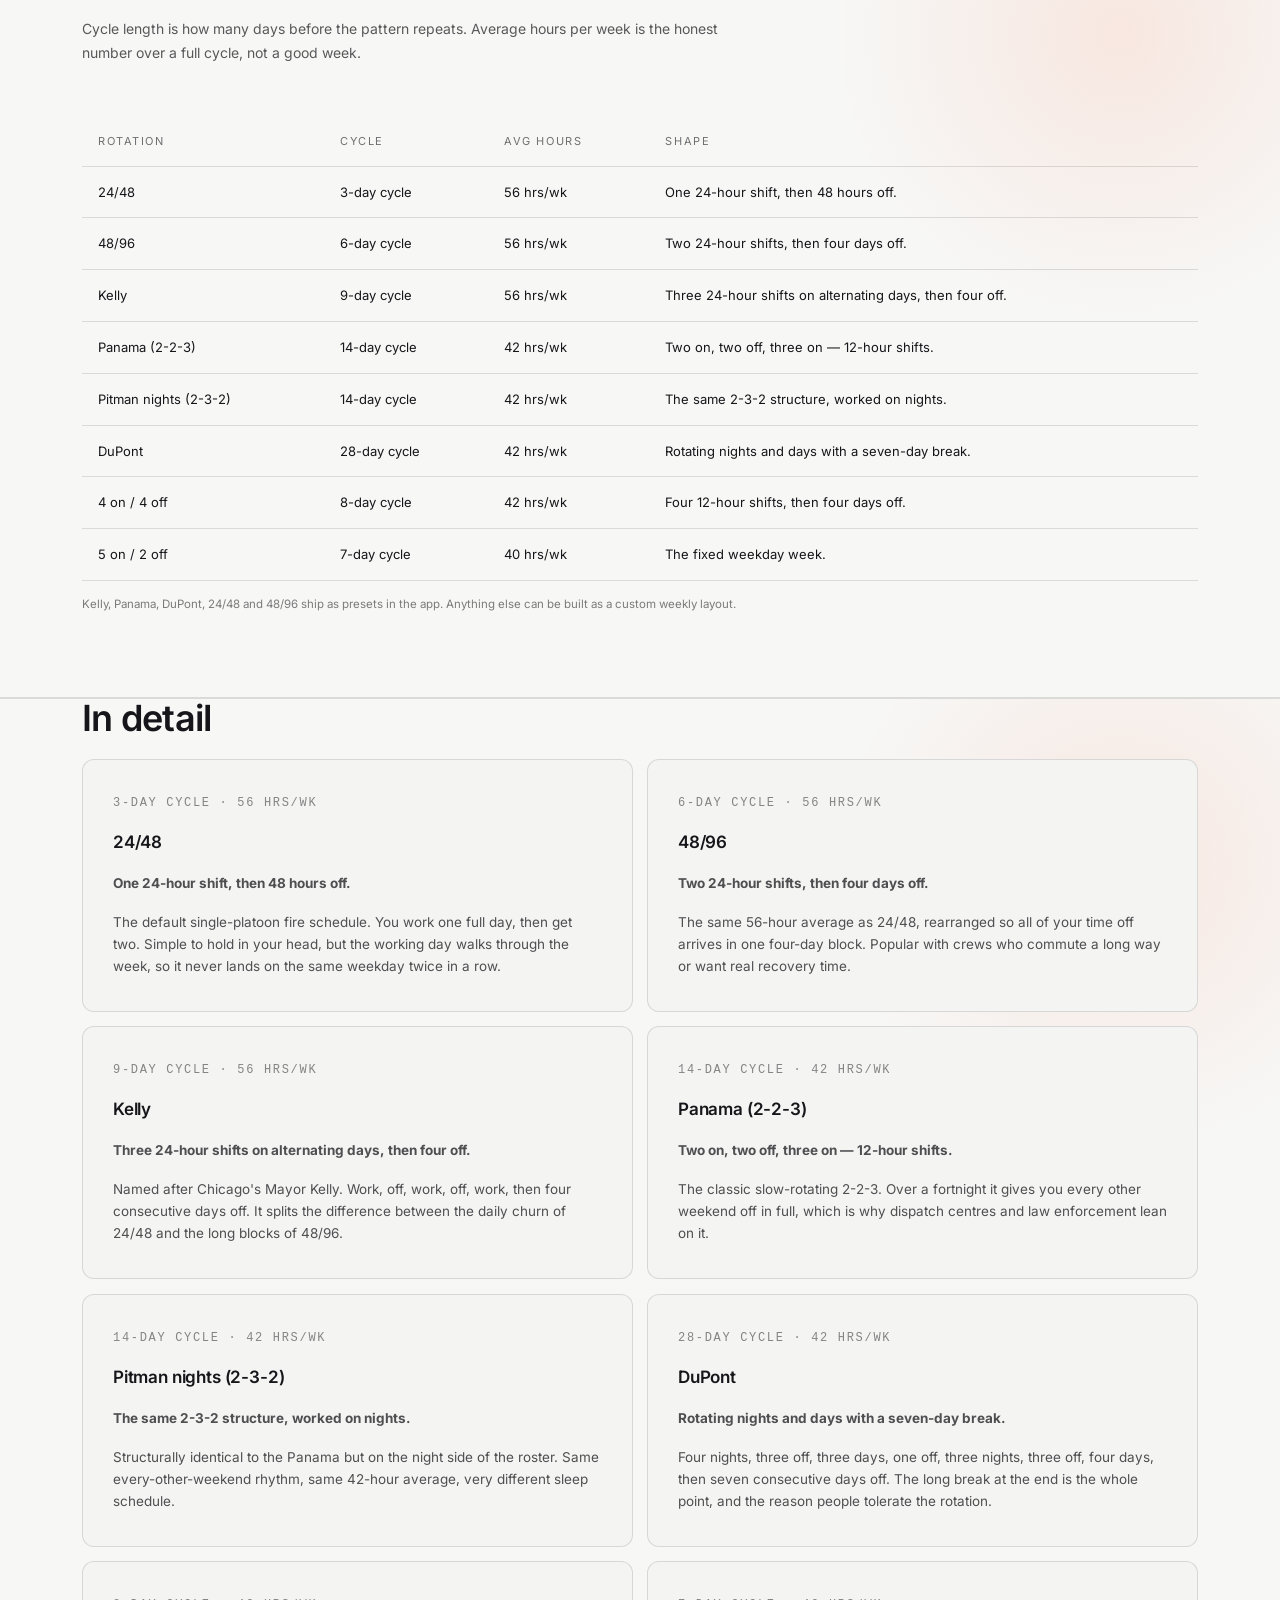
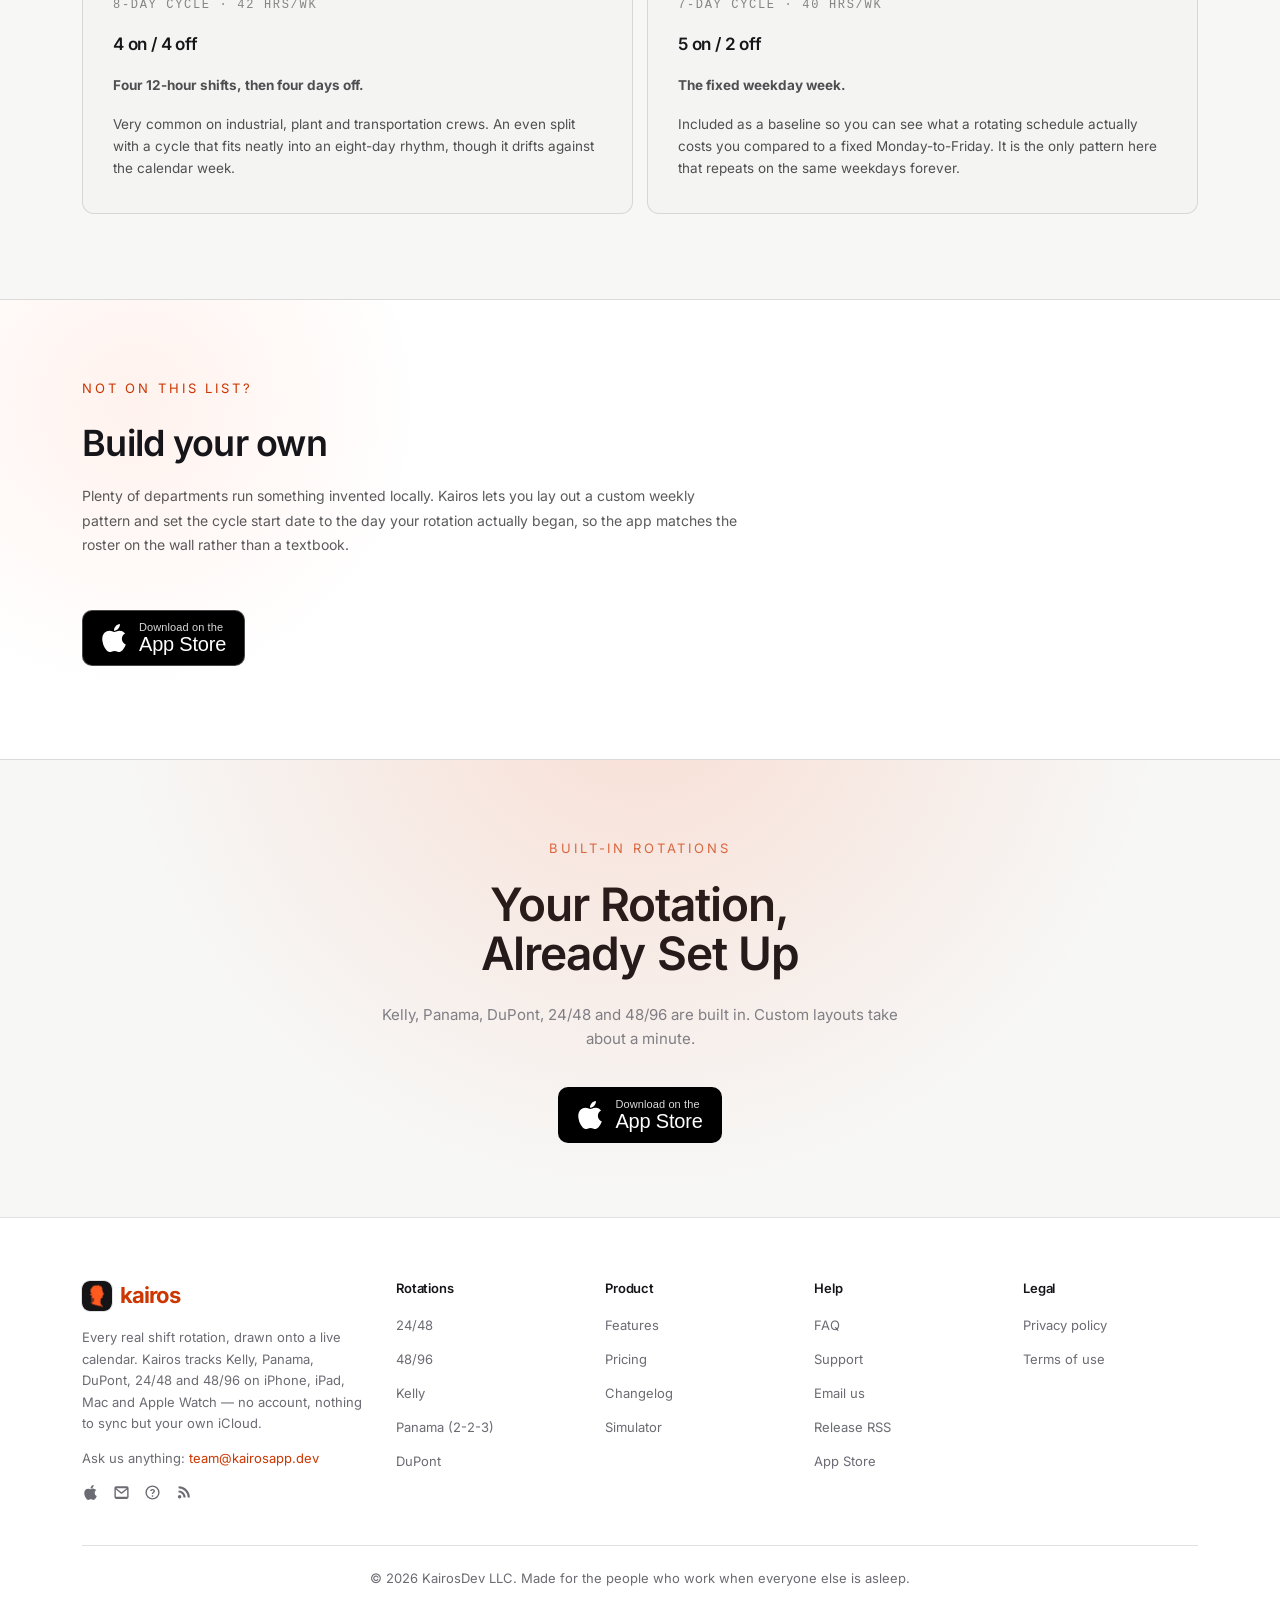
<file: rotations.html>
<!doctype html>
<html lang="en">
<head>
<meta charset="UTF-8" />
<meta name="viewport" content="width=device-width, initial-scale=1.0" />
<title>Shift rotations explained — Kairos</title>
<meta name="description" content="Kelly, Panama, DuPont, 24/48, 48/96, Pitman, 4 on 4 off and 5 on 2 off — cycle lengths, average weekly hours, and an interactive simulator that shows any of them on a live calendar." />
<link rel="icon" href="/favicon.ico" sizes="48x48" />
<link rel="icon" href="/icon.png" type="image/png" />
<link rel="apple-touch-icon" href="/apple-touch-icon.png" />
<meta name="theme-color" content="#0b0b0f" />
<meta name="color-scheme" content="dark" />
<link rel="manifest" href="/manifest.json" />
<link rel="alternate" type="application/rss+xml" title="Kairos release notes" href="/feed.xml" />
<meta name="apple-mobile-web-app-title" content="Kairos" />
<meta name="apple-itunes-app" content="app-id=6792157855" />

<meta property="og:title" content="Shift rotations explained — Kairos" />
<meta property="og:description" content="Kelly, Panama, DuPont, 24/48, 48/96, Pitman, 4 on 4 off and 5 on 2 off — cycle lengths, average weekly hours, and an interactive simulator that shows any of them on a live calendar." />
<meta property="og:type" content="website" />
<meta property="og:site_name" content="Kairos" />
<meta property="og:locale" content="en_US" />
<meta property="og:url" content="https://www.kairosapp.dev/rotations" />
<meta property="og:image" content="https://www.kairosapp.dev/og-image.png" />
<meta property="og:image:width" content="1200" />
<meta property="og:image:height" content="630" />
<meta property="og:image:alt" content="Kairos — taking the guesswork out of shift work" />
<meta name="twitter:card" content="summary_large_image" />
<meta name="twitter:title" content="Shift rotations explained — Kairos" />
<meta name="twitter:description" content="Kelly, Panama, DuPont, 24/48, 48/96, Pitman, 4 on 4 off and 5 on 2 off — cycle lengths, average weekly hours, and an interactive simulator that shows any of them on a live calendar." />
<meta name="twitter:image" content="https://www.kairosapp.dev/og-image.png" />
<link rel="canonical" href="https://www.kairosapp.dev/rotations" />

<script type="application/ld+json">
{
  "@context": "https://schema.org",
  "@type": "BreadcrumbList",
  "itemListElement": [
    { "@type": "ListItem", "position": 1, "name": "Home", "item": "https://www.kairosapp.dev/" },
    { "@type": "ListItem", "position": 2, "name": "Rotations", "item": "https://www.kairosapp.dev/rotations" }
  ]
}
</script>

<script>document.documentElement.classList.add('js');</script>
<script>(function(){try{var m=localStorage.getItem('kairos-theme');if(!m&&window.matchMedia&&window.matchMedia('(prefers-color-scheme: light)').matches)m='light';document.documentElement.setAttribute('data-theme',m||'dark');}catch(e){}}());</script>
<link rel="stylesheet" href="/assets/site.css" />
</head>
<body>

<div id="scroll-progress"></div>
<a class="skip-link" href="#main">Skip to content</a>

<nav class="site-nav">
  <div class="nav-inner">
    <a class="brand" href="/">
      <img class="brand-mark" src="/assets/brand-mark.png" alt="" width="128" height="128" />
      kairos
    </a>
    <button class="nav-toggle" type="button" aria-expanded="false" aria-controls="nav-links" hidden>Menu</button>
    <div class="nav-links" id="nav-links">
      <div class="nav-menu" data-open="false">
        <button type="button" aria-expanded="false" aria-controls="menu-rotations">Rotations</button>
        <div class="nav-panel" id="menu-rotations">
          <div>
            <h4>Patterns</h4>
            <div class="nav-panel-list">
            <a href="/rotations#24-48">24/48</a>
            <a href="/rotations#48-96">48/96</a>
            <a href="/rotations#kelly">Kelly</a>
            <a href="/rotations#panama">Panama (2-2-3)</a>
            <a href="/rotations#pitman">Pitman nights</a>
            <a href="/rotations#dupont">DuPont</a>
            <a href="/rotations#4-on-4-off">4 on / 4 off</a>
            <a href="/rotations#5-2">5 on / 2 off</a>
            </div>
          </div>
          <div>
            <h4>By first responder</h4>
            <div class="nav-panel-list">
              <a href="/rotations?filter=fire#library">Fire <span class="n">3</span></a>
              <a href="/rotations?filter=ems#library">EMS <span class="n">1</span></a>
              <a href="/rotations?filter=police#library">Police <span class="n">1</span></a>
              <a href="/rotations?filter=nursing#library">Nursing <span class="n">1</span></a>
              <a href="/rotations?filter=industrial#library">Industrial <span class="n">2</span></a>
              <a href="/rotations?filter=transport#library">Transport <span class="n">1</span></a>
            </div>
            <h4 style="margin-top:16px">Tools</h4>
            <div class="nav-panel-list">
              <a href="/rotations#simulator">Rotation simulator</a>
              <a href="/rotations#compare">Hours compared</a>
            </div>
          </div>
        </div>
      </div>
      <div class="nav-menu" data-open="false">
        <button type="button" aria-expanded="false" aria-controls="menu-app">The app</button>
        <div class="nav-panel" id="menu-app">
          <div>
            <h4>Product</h4>
            <div class="nav-panel-list">
              <a href="/features">Features</a>
              <a href="/features#panel-calendar">Calendar</a>
              <a href="/features#panel-sharing">Sharing</a>
              <a href="/features#panel-watch">Widgets</a>
              <a href="/features#panel-privacy">Privacy</a>
            </div>
          </div>
          <div>
            <h4>Get it</h4>
            <div class="nav-panel-list">
              <a href="/pricing">Pricing</a>
              <a href="/changelog">Changelog</a>
              <a href="https://apps.apple.com/us/app/kairos-shift-tracker/id6792157855">App Store</a>
            </div>
          </div>
        </div>
      </div>
      <a class="navlink" href="/faq">FAQ</a>
      <a class="navlink" href="/support">Support</a>
    </div>
    <div class="nav-right">
      <button class="nav-search" id="search-open" type="button" aria-label="Search the site">
        <svg viewBox="0 0 24 24" width="15" height="15" fill="none" stroke="currentColor" stroke-width="2" aria-hidden="true"><circle cx="11" cy="11" r="7"/><path d="m20 20-3.5-3.5"/></svg>
        <span>Search</span>
        <span class="sk"><kbd>Ctrl</kbd> <kbd>K</kbd></span>
      </button>
      <button class="theme-toggle" id="theme-toggle" type="button" aria-label="Switch between light and dark mode">
        <svg class="icon-moon" viewBox="0 0 24 24" fill="none" stroke="currentColor" stroke-width="2" aria-hidden="true"><path d="M21 12.8A9 9 0 1 1 11.2 3a7 7 0 0 0 9.8 9.8Z"/></svg>
        <svg class="icon-sun" viewBox="0 0 24 24" fill="none" stroke="currentColor" stroke-width="2" aria-hidden="true"><circle cx="12" cy="12" r="4.5"/><path d="M12 2v2m0 16v2M2 12h2m16 0h2M4.9 4.9l1.5 1.5m11.2 11.2 1.5 1.5M19.1 4.9l-1.5 1.5M6.4 17.6l-1.5 1.5"/></svg>
      </button>
      <a class="nav-cta" href="https://apps.apple.com/us/app/kairos-shift-tracker/id6792157855">Get the app</a>
    </div>
  </div>
</nav>

<main id="main">

  <header class="page-head">
    <div class="wrap">
      <p class="breadcrumbs"><a href="/">Kairos</a> / Rotations</p>
      <h1>Rotations</h1>
      <p class="page-sub">Eight real shift rotations, what each one actually costs you in hours, and a simulator that draws any of them onto a live calendar.</p>
    </div>
  </header>

  <section class="section-ink" id="library">
    <div class="wrap">
      <div class="chip-row" id="chip-row" role="group" aria-label="Filter rotations by first responder service and shift pattern">
        <button class="chip" type="button" data-filter="all" aria-pressed="true"><span>All</span><span class="n">8</span></button>
        <button class="chip" type="button" data-filter="fire" aria-pressed="false"><span>Fire</span><span class="n">3</span></button>
        <button class="chip" type="button" data-filter="police" aria-pressed="false"><span>Police</span><span class="n">1</span></button>
        <button class="chip" type="button" data-filter="ems" aria-pressed="false"><span>EMS</span><span class="n">1</span></button>
        <button class="chip" type="button" data-filter="nursing" aria-pressed="false"><span>Nursing</span><span class="n">1</span></button>
        <button class="chip" type="button" data-filter="industrial" aria-pressed="false"><span>Industrial</span><span class="n">2</span></button>
        <button class="chip" type="button" data-filter="transport" aria-pressed="false"><span>Transport</span><span class="n">1</span></button>
        <button class="chip" type="button" data-filter="12h" aria-pressed="false"><span>12-hour</span><span class="n">4</span></button>
        <button class="chip" type="button" data-filter="24h" aria-pressed="false"><span>24-hour</span><span class="n">3</span></button>
        <button class="chip" type="button" data-filter="nights" aria-pressed="false"><span>Nights</span><span class="n">2</span></button>
        <button class="chip" type="button" data-filter="weekend" aria-pressed="false"><span>Every other weekend</span><span class="n">2</span></button>
        <button class="chip" type="button" data-filter="long" aria-pressed="false"><span>Long breaks</span><span class="n">3</span></button>
      </div>

      <div class="gallery-grid" id="gallery-grid" data-per-page="8">
        <article class="g-card reveal" data-cats="fire 24h short" style="--reveal-i:0">
          <div class="thumb">
            <img src="/assets/thumbs/24-48.svg" alt="24/48 drawn onto a month of the Kairos calendar" width="1200" height="854" loading="lazy" />
          </div>
          <h3>24/48</h3>
          <p class="g-meta"><span>56 hrs/wk</span><span>3-day cycle</span></p>
          <a class="stretch" href="#24-48" aria-label="24/48"></a>
        </article>
        <article class="g-card reveal" data-cats="fire 24h long" style="--reveal-i:1">
          <div class="thumb">
            <img src="/assets/thumbs/48-96.svg" alt="48/96 drawn onto a month of the Kairos calendar" width="1200" height="854" loading="lazy" />
          </div>
          <h3>48/96</h3>
          <p class="g-meta"><span>56 hrs/wk</span><span>6-day cycle</span></p>
          <a class="stretch" href="#48-96" aria-label="48/96"></a>
        </article>
        <article class="g-card reveal" data-cats="fire 24h long" style="--reveal-i:2">
          <div class="thumb">
            <img src="/assets/thumbs/kelly.svg" alt="Kelly drawn onto a month of the Kairos calendar" width="1200" height="854" loading="lazy" />
          </div>
          <h3>Kelly</h3>
          <p class="g-meta"><span>56 hrs/wk</span><span>9-day cycle</span></p>
          <a class="stretch" href="#kelly" aria-label="Kelly"></a>
        </article>
        <article class="g-card reveal" data-cats="police ems 12h weekend" style="--reveal-i:3">
          <div class="thumb">
            <img src="/assets/thumbs/panama.svg" alt="Panama (2-2-3) drawn onto a month of the Kairos calendar" width="1200" height="854" loading="lazy" />
          </div>
          <h3>Panama (2-2-3)</h3>
          <p class="g-meta"><span>42 hrs/wk</span><span>14-day cycle</span></p>
          <a class="stretch" href="#panama" aria-label="Panama (2-2-3)"></a>
        </article>
        <article class="g-card reveal" data-cats="nursing nights 12h weekend" style="--reveal-i:0">
          <div class="thumb">
            <img src="/assets/thumbs/pitman.svg" alt="Pitman nights (2-3-2) drawn onto a month of the Kairos calendar" width="1200" height="854" loading="lazy" />
          </div>
          <h3>Pitman nights (2-3-2)</h3>
          <p class="g-meta"><span>42 hrs/wk</span><span>14-day cycle</span></p>
          <a class="stretch" href="#pitman" aria-label="Pitman nights (2-3-2)"></a>
        </article>
        <article class="g-card reveal" data-cats="industrial nights 12h long" style="--reveal-i:1">
          <div class="thumb">
            <img src="/assets/thumbs/dupont.svg" alt="DuPont drawn onto a month of the Kairos calendar" width="1200" height="854" loading="lazy" />
          </div>
          <h3>DuPont</h3>
          <p class="g-meta"><span>42 hrs/wk</span><span>28-day cycle</span></p>
          <a class="stretch" href="#dupont" aria-label="DuPont"></a>
        </article>
        <article class="g-card reveal" data-cats="industrial transport 12h" style="--reveal-i:2">
          <div class="thumb">
            <img src="/assets/thumbs/4-on-4-off.svg" alt="4 on / 4 off drawn onto a month of the Kairos calendar" width="1200" height="854" loading="lazy" />
          </div>
          <h3>4 on / 4 off</h3>
          <p class="g-meta"><span>42 hrs/wk</span><span>8-day cycle</span></p>
          <a class="stretch" href="#4-on-4-off" aria-label="4 on / 4 off"></a>
        </article>
        <article class="g-card reveal" data-cats="baseline short" style="--reveal-i:3">
          <div class="thumb">
            <img src="/assets/thumbs/5-2.svg" alt="5 on / 2 off drawn onto a month of the Kairos calendar" width="1200" height="854" loading="lazy" />
          </div>
          <h3>5 on / 2 off</h3>
          <p class="g-meta"><span>40 hrs/wk</span><span>7-day cycle</span></p>
          <a class="stretch" href="#5-2" aria-label="5 on / 2 off"></a>
        </article>
        <p class="g-empty" id="gallery-empty" hidden>No rotation matches that filter.</p>
      </div>
    </div>
  </section>

  <section class="section-ink" id="simulator">
    <div class="wrap">
      <p class="eyebrow">Interactive</p>
      <h2 class="section-title">Rotation simulator</h2>
      <p class="lede">Choose a rotation and the day your cycle started. This runs the same arithmetic the app does — live duty status, a running countdown, and a month you can page through. Everything is computed in your browser; nothing is sent anywhere.</p>

      <div class="sim glass-dark is-static" id="sim" hidden>
        <div class="field-row">
          <div class="field">
            <label for="sim-pattern">Rotation</label>
            <select id="sim-pattern">
              <option value="24-48">24/48</option>
              <option value="48-96">48/96</option>
              <option value="kelly">Kelly</option>
              <option value="panama">Panama (2-2-3)</option>
              <option value="dupont">DuPont</option>
              <option value="pitman">Pitman nights (2-3-2)</option>
              <option value="4-on-4-off">4 on / 4 off</option>
              <option value="5-2">5 on / 2 off</option>
            </select>
          </div>
          <div class="field">
            <label for="sim-start">Cycle start date</label>
            <input type="date" id="sim-start" />
          </div>
          <div class="field">
            <label for="sim-today-wrap">View</label>
            <span id="sim-today-wrap"><button class="btn btn-secondary btn-sm" type="button" id="sim-today">Jump to today</button></span>
          </div>
        </div>

        <p class="mono" id="sim-blurb" style="font-size:13px;line-height:1.7;opacity:0.7;margin:0 0 24px;max-width:700px;"></p>

        <div class="sim-status">
          <div class="duty-ring" id="sim-ring" role="img" aria-label="Progress through the current shift">
            <span id="sim-ring-pct">0%</span>
          </div>
          <div class="sim-status-text">
            <span class="sim-status-label">Status right now</span>
            <span class="sim-status-value" id="sim-status-value">Off duty</span>
            <span class="sim-countdown" id="sim-countdown" aria-live="polite"></span>
          </div>
          <div class="sim-status-text">
            <span class="sim-status-label">One full cycle</span>
            <div class="cycle-strip" id="sim-cycle-strip"></div>
          </div>
        </div>

        <div class="cal-head">
          <span class="cal-month" id="sim-month"></span>
          <div class="cal-nav">
            <button type="button" id="sim-prev" aria-label="Previous month">&#8249;</button>
            <button type="button" id="sim-next" aria-label="Next month">&#8250;</button>
          </div>
        </div>
        <div class="cal-grid" id="sim-grid"></div>

        <div class="legend">
          <span><i class="k-on"></i> Day shift</span>
          <span><i class="k-night"></i> Night shift</span>
          <span><i class="k-off"></i> Off duty</span>
          <span><i class="k-today"></i> Today</span>
        </div>

        <div class="sim-summary">
          <div class="stat-cell glass-dark is-static">
            <p class="num mono" id="sim-sum-on">0</p>
            <p class="label">Shifts per cycle</p>
          </div>
          <div class="stat-cell glass-dark is-static">
            <p class="num mono" id="sim-sum-off">0</p>
            <p class="label">Days off per cycle</p>
          </div>
          <div class="stat-cell glass-dark is-static">
            <p class="num mono" id="sim-sum-hours">0</p>
            <p class="label">Avg hours / week</p>
          </div>
          <div class="stat-cell glass-dark is-static">
            <p class="num mono" id="sim-sum-cycle">0</p>
            <p class="label">Days in cycle</p>
          </div>
        </div>
      </div>

      <p class="mono" id="sim-fallback" style="opacity:0.65;font-size:13px;">
        The simulator needs JavaScript, but every rotation it covers is written out in full below.
      </p>
    </div>
  </section>

  <section class="section-paper" id="compare">
    <div class="wrap">
      <p class="eyebrow">Side by side</p>
      <h2 class="section-title">All eight at a glance</h2>
      <p class="lede">Cycle length is how many days before the pattern repeats. Average hours per week is the honest number over a full cycle, not a good week.</p>
      <div class="table-scroll">
        <table class="compare">
          <caption>Kelly, Panama, DuPont, 24/48 and 48/96 ship as presets in the app. Anything else can be built as a custom weekly layout.</caption>
          <thead>
            <tr><th scope="col">Rotation</th><th scope="col">Cycle</th><th scope="col">Avg hours</th><th scope="col">Shape</th></tr>
          </thead>
          <tbody>
            <tr><td>24/48</td><td>3-day cycle</td><td>56 hrs/wk</td><td>One 24-hour shift, then 48 hours off.</td></tr>
            <tr><td>48/96</td><td>6-day cycle</td><td>56 hrs/wk</td><td>Two 24-hour shifts, then four days off.</td></tr>
            <tr><td>Kelly</td><td>9-day cycle</td><td>56 hrs/wk</td><td>Three 24-hour shifts on alternating days, then four off.</td></tr>
            <tr><td>Panama (2-2-3)</td><td>14-day cycle</td><td>42 hrs/wk</td><td>Two on, two off, three on — 12-hour shifts.</td></tr>
            <tr><td>Pitman nights (2-3-2)</td><td>14-day cycle</td><td>42 hrs/wk</td><td>The same 2-3-2 structure, worked on nights.</td></tr>
            <tr><td>DuPont</td><td>28-day cycle</td><td>42 hrs/wk</td><td>Rotating nights and days with a seven-day break.</td></tr>
            <tr><td>4 on / 4 off</td><td>8-day cycle</td><td>42 hrs/wk</td><td>Four 12-hour shifts, then four days off.</td></tr>
            <tr><td>5 on / 2 off</td><td>7-day cycle</td><td>40 hrs/wk</td><td>The fixed weekday week.</td></tr>
          </tbody>
        </table>
      </div>
    </div>
  </section>

  <section class="section-paper" style="padding-top:0">
    <div class="wrap">
      <h2 class="section-title">In detail</h2>
      <div class="grid-2">
        <div class="card glass-light reveal" id="24-48" style="--reveal-i:0">
          <span class="fnum">3-day cycle · 56 hrs/wk</span>
          <h3>24/48</h3>
          <p><strong>One 24-hour shift, then 48 hours off.</strong></p>
          <p>The default single-platoon fire schedule. You work one full day, then get two. Simple to hold in your head, but the working day walks through the week, so it never lands on the same weekday twice in a row.</p>
        </div>
        <div class="card glass-light reveal" id="48-96" style="--reveal-i:1">
          <span class="fnum">6-day cycle · 56 hrs/wk</span>
          <h3>48/96</h3>
          <p><strong>Two 24-hour shifts, then four days off.</strong></p>
          <p>The same 56-hour average as 24/48, rearranged so all of your time off arrives in one four-day block. Popular with crews who commute a long way or want real recovery time.</p>
        </div>
        <div class="card glass-light reveal" id="kelly" style="--reveal-i:2">
          <span class="fnum">9-day cycle · 56 hrs/wk</span>
          <h3>Kelly</h3>
          <p><strong>Three 24-hour shifts on alternating days, then four off.</strong></p>
          <p>Named after Chicago's Mayor Kelly. Work, off, work, off, work, then four consecutive days off. It splits the difference between the daily churn of 24/48 and the long blocks of 48/96.</p>
        </div>
        <div class="card glass-light reveal" id="panama" style="--reveal-i:3">
          <span class="fnum">14-day cycle · 42 hrs/wk</span>
          <h3>Panama (2-2-3)</h3>
          <p><strong>Two on, two off, three on — 12-hour shifts.</strong></p>
          <p>The classic slow-rotating 2-2-3. Over a fortnight it gives you every other weekend off in full, which is why dispatch centres and law enforcement lean on it.</p>
        </div>
        <div class="card glass-light reveal" id="pitman" style="--reveal-i:4">
          <span class="fnum">14-day cycle · 42 hrs/wk</span>
          <h3>Pitman nights (2-3-2)</h3>
          <p><strong>The same 2-3-2 structure, worked on nights.</strong></p>
          <p>Structurally identical to the Panama but on the night side of the roster. Same every-other-weekend rhythm, same 42-hour average, very different sleep schedule.</p>
        </div>
        <div class="card glass-light reveal" id="dupont" style="--reveal-i:5">
          <span class="fnum">28-day cycle · 42 hrs/wk</span>
          <h3>DuPont</h3>
          <p><strong>Rotating nights and days with a seven-day break.</strong></p>
          <p>Four nights, three off, three days, one off, three nights, three off, four days, then seven consecutive days off. The long break at the end is the whole point, and the reason people tolerate the rotation.</p>
        </div>
        <div class="card glass-light reveal" id="4-on-4-off" style="--reveal-i:6">
          <span class="fnum">8-day cycle · 42 hrs/wk</span>
          <h3>4 on / 4 off</h3>
          <p><strong>Four 12-hour shifts, then four days off.</strong></p>
          <p>Very common on industrial, plant and transportation crews. An even split with a cycle that fits neatly into an eight-day rhythm, though it drifts against the calendar week.</p>
        </div>
        <div class="card glass-light reveal" id="5-2" style="--reveal-i:7">
          <span class="fnum">7-day cycle · 40 hrs/wk</span>
          <h3>5 on / 2 off</h3>
          <p><strong>The fixed weekday week.</strong></p>
          <p>Included as a baseline so you can see what a rotating schedule actually costs you compared to a fixed Monday-to-Friday. It is the only pattern here that repeats on the same weekdays forever.</p>
        </div>
      </div>
    </div>
  </section>

  <section class="section-ink">
    <div class="wrap">
      <p class="eyebrow">Not on this list?</p>
      <h2 class="section-title">Build your own</h2>
      <p class="lede">Plenty of departments run something invented locally. Kairos lets you lay out a custom weekly pattern and set the cycle start date to the day your rotation actually began, so the app matches the roster on the wall rather than a textbook.</p>
      <p><a class="appstore-badge" href="https://apps.apple.com/us/app/kairos-shift-tracker/id6792157855">
          <svg viewBox="0 0 384 512" aria-hidden="true" focusable="false"><path d="M318.7 268.7c-.2-36.7 16.4-64.4 50-84.8-18.8-26.9-47.2-41.7-84.7-44.6-35.5-2.8-74.3 20.7-88.5 20.7-15 0-49.4-19.7-76.4-19.7C63.3 141.2 4 184.8 4 273.5q0 39.3 14.4 81.2c12.8 36.7 59 126.7 107.2 125.2 25.2-.6 43-17.9 75.8-17.9 31.8 0 48.3 17.9 76.4 17.9 48.6-.7 90.4-82.5 102.6-119.3-65.2-30.7-61.7-90-61.7-91.9zm-56.6-164.2c27.3-32.4 24.8-61.9 24-72.5-24.1 1.4-52 16.4-67.9 34.9-17.5 19.8-27.8 44.3-25.6 71.9 26.1 2 49.9-11.4 69.5-34.3z"/></svg>
          <span class="ab-text">
            <span class="ab-small">Download on the</span>
            <span class="ab-big">App Store</span>
          </span>
        </a></p>
    </div>
  </section>

</main>

<footer class="cta-footer">
  <div class="wrap">
    <p class="eyebrow-black">Built-in rotations</p>
    <h2>Your Rotation,<br />Already Set Up</h2>
    <p class="tag-line">Kelly, Panama, DuPont, 24/48 and 48/96 are built in. Custom layouts take about a minute.</p>
    <a class="appstore-badge" href="https://apps.apple.com/us/app/kairos-shift-tracker/id6792157855">
          <svg viewBox="0 0 384 512" aria-hidden="true" focusable="false"><path d="M318.7 268.7c-.2-36.7 16.4-64.4 50-84.8-18.8-26.9-47.2-41.7-84.7-44.6-35.5-2.8-74.3 20.7-88.5 20.7-15 0-49.4-19.7-76.4-19.7C63.3 141.2 4 184.8 4 273.5q0 39.3 14.4 81.2c12.8 36.7 59 126.7 107.2 125.2 25.2-.6 43-17.9 75.8-17.9 31.8 0 48.3 17.9 76.4 17.9 48.6-.7 90.4-82.5 102.6-119.3-65.2-30.7-61.7-90-61.7-91.9zm-56.6-164.2c27.3-32.4 24.8-61.9 24-72.5-24.1 1.4-52 16.4-67.9 34.9-17.5 19.8-27.8 44.3-25.6 71.9 26.1 2 49.9-11.4 69.5-34.3z"/></svg>
          <span class="ab-text">
            <span class="ab-small">Download on the</span>
            <span class="ab-big">App Store</span>
          </span>
        </a>

    <div class="foot-nav">
      <div class="foot-col">
        <h3>Product</h3>
        <a href="/features">Features</a>
        <a href="/rotations">Rotations</a>
        <a href="/pricing">Pricing</a>
        <a href="/changelog">Changelog</a>
      </div>
      <div class="foot-col">
        <h3>Help</h3>
        <a href="/faq">FAQ</a>
        <a href="/support">Support</a>
        <a href="mailto:team@kairosapp.dev">Email us</a>
      </div>
      <div class="foot-col">
        <h3>Legal</h3>
        <a href="/privacy">Privacy Policy</a>
        <a href="https://www.apple.com/legal/internet-services/itunes/dev/stdeula/">Terms of Use (EULA)</a>
      </div>
      <div class="foot-col">
        <h3>Download</h3>
        <a href="https://apps.apple.com/us/app/kairos-shift-tracker/id6792157855">iPhone &amp; iPad</a>
        <a href="https://apps.apple.com/us/app/kairos-shift-tracker/id6792157855">Mac</a>
        <a href="https://apps.apple.com/us/app/kairos-shift-tracker/id6792157855">Apple Watch</a>
      </div>
    </div>

    <div class="foot-bottom">
      <span>&copy; 2026 KairosDev LLC</span>
      <span>Made for the people who work while everyone else sleeps.</span>
    </div>
  </div>
</footer>

<button id="to-top" type="button" aria-label="Back to top">&#8593;</button>

<footer class="site-foot">
  <div class="wrap">
    <div class="foot-grid">
      <div class="foot-brand">
        <a class="brand" href="/"><img class="brand-mark" src="/assets/brand-mark.png" alt="" width="128" height="128" />kairos</a>
        <p>Every real shift rotation, drawn onto a live calendar. Kairos tracks
        Kelly, Panama, DuPont, 24/48 and 48/96 on iPhone, iPad, Mac and Apple Watch —
        no account, nothing to sync but your own iCloud.</p>
        <p>Ask us anything: <a class="mail" href="mailto:team@kairosapp.dev">team@kairosapp.dev</a></p>
        <div class="foot-social">
          <a href="https://apps.apple.com/us/app/kairos-shift-tracker/id6792157855" aria-label="Kairos on the App Store"><svg viewBox="0 0 384 512" aria-hidden="true"><path d="M318.7 268.7c-.2-36.7 16.4-64.4 50-84.8-18.8-26.9-47.2-41.7-84.7-44.6-35.5-2.8-74.3 20.7-88.5 20.7-15 0-49.4-19.7-76.4-19.7C63.3 141.2 4 184.8 4 273.5q0 39.3 14.4 81.2c12.8 36.7 59 126.7 107.2 125.2 25.2-.6 43-17.9 75.8-17.9 31.8 0 48.3 17.9 76.4 17.9 48.6-.7 90.4-82.5 102.6-119.3-65.2-30.7-61.7-90-61.7-91.9zm-56.6-164.2c27.3-32.4 24.8-61.9 24-72.5-24.1 1.4-52 16.4-67.9 34.9-17.5 19.8-27.8 44.3-25.6 71.9 26.1 2 49.9-11.4 69.5-34.3z"/></svg></a>
          <a href="mailto:team@kairosapp.dev" aria-label="Email the Kairos team"><svg viewBox="0 0 24 24" aria-hidden="true"><path d="M2 5.5A2.5 2.5 0 0 1 4.5 3h15A2.5 2.5 0 0 1 22 5.5v13a2.5 2.5 0 0 1-2.5 2.5h-15A2.5 2.5 0 0 1 2 18.5v-13Zm2.7.5 7.3 5.6L19.3 6H4.7Zm15.3 1.9-7.4 5.7a1 1 0 0 1-1.2 0L4 7.9V18h16V7.9Z"/></svg></a>
          <a href="/support" aria-label="Support"><svg viewBox="0 0 24 24" aria-hidden="true"><path d="M12 2a10 10 0 1 0 0 20 10 10 0 0 0 0-20Zm0 2a8 8 0 0 1 8 8 8 8 0 0 1-8 8 8 8 0 0 1-8-8 8 8 0 0 1 8-8Zm-1 12h2v2h-2v-2Zm1-9c-1.9 0-3.3 1.2-3.5 3h2c.1-.7.7-1.2 1.5-1.2.9 0 1.5.5 1.5 1.2 0 .6-.3.9-1.1 1.5-.9.6-1.4 1.2-1.4 2.5h2c0-.6.2-.9 1-1.5.9-.7 1.5-1.4 1.5-2.6C15.5 8.2 14 7 12 7Z"/></svg></a>
          <a href="/feed.xml" aria-label="Kairos release notes RSS feed"><svg viewBox="0 0 24 24" aria-hidden="true"><path d="M5 3a16 16 0 0 1 16 16h-3A13 13 0 0 0 5 6V3Zm0 6a10 10 0 0 1 10 10h-3A7 7 0 0 0 5 12V9Zm1.5 6.5a2.5 2.5 0 1 1 0 5 2.5 2.5 0 0 1 0-5Z"/></svg></a>
        </div>
      </div>
      <div>
        <h4>Rotations</h4>
        <ul>
          <li><a href="/rotations#24-48">24/48</a></li>
          <li><a href="/rotations#48-96">48/96</a></li>
          <li><a href="/rotations#kelly">Kelly</a></li>
          <li><a href="/rotations#panama">Panama (2-2-3)</a></li>
          <li><a href="/rotations#dupont">DuPont</a></li>
        </ul>
      </div>
      <div>
        <h4>Product</h4>
        <ul>
          <li><a href="/features">Features</a></li>
          <li><a href="/pricing">Pricing</a></li>
          <li><a href="/changelog">Changelog</a></li>
          <li><a href="/rotations#simulator">Simulator</a></li>
        </ul>
      </div>
      <div>
        <h4>Help</h4>
        <ul>
          <li><a href="/faq">FAQ</a></li>
          <li><a href="/support">Support</a></li>
          <li><a href="mailto:team@kairosapp.dev">Email us</a></li>
          <li><a href="/feed.xml">Release RSS</a></li>
          <li><a href="https://apps.apple.com/us/app/kairos-shift-tracker/id6792157855">App Store</a></li>
        </ul>
      </div>
      <div>
        <h4>Legal</h4>
        <ul>
          <li><a href="/privacy">Privacy policy</a></li>
          <li><a href="https://www.apple.com/legal/internet-services/itunes/dev/stdeula/">Terms of use</a></li>
        </ul>
      </div>
    </div>
    <div class="foot-rule"></div>
    <p class="foot-legal">© 2026 KairosDev LLC. Made for the people who work when everyone else is asleep.</p>
  </div>
</footer>
<div class="search-overlay" id="search-overlay" hidden role="dialog" aria-modal="true" aria-label="Search Kairos">
  <div class="search-box">
    <input id="search-input" type="search" placeholder="Search rotations, features, answers…" autocomplete="off" aria-label="Search" />
    <ul class="search-results" id="search-results"></ul>
  </div>
</div>

<script src="/assets/site.js"></script>
</body>
</html>
</file>
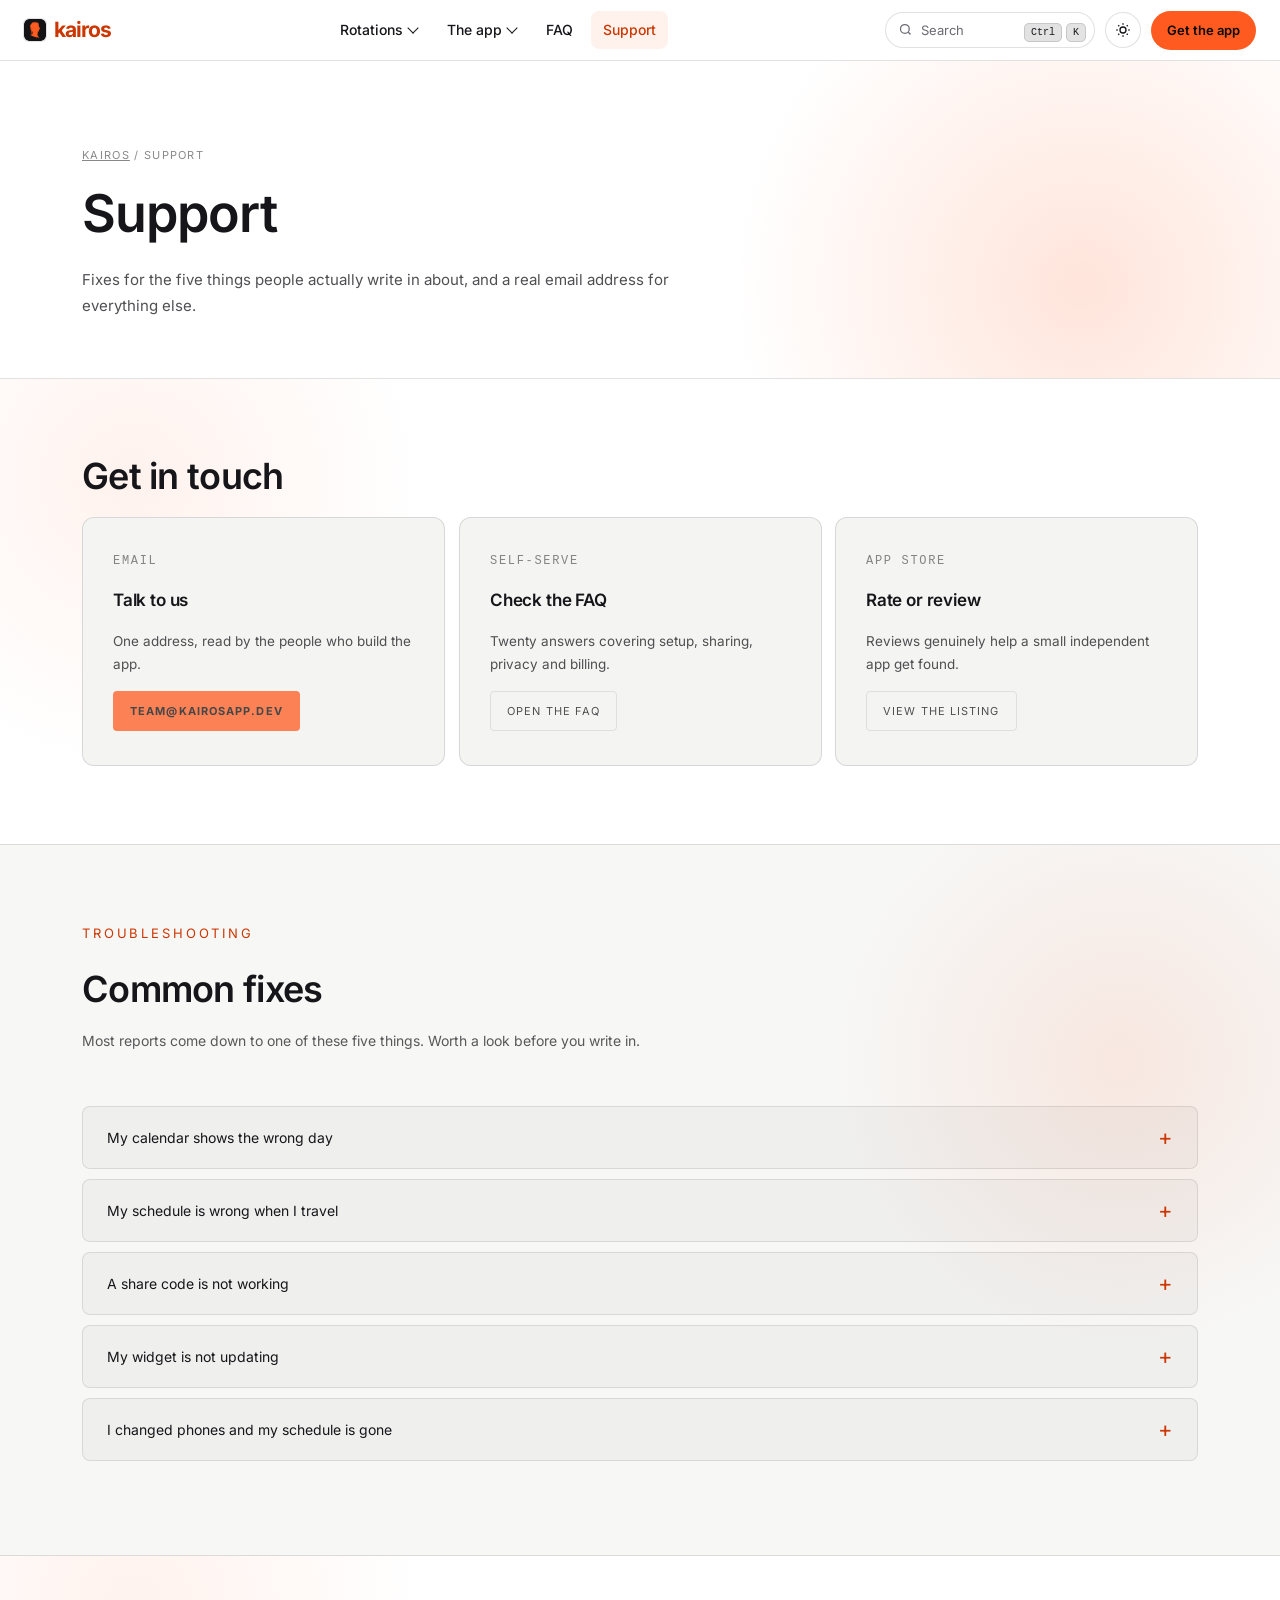
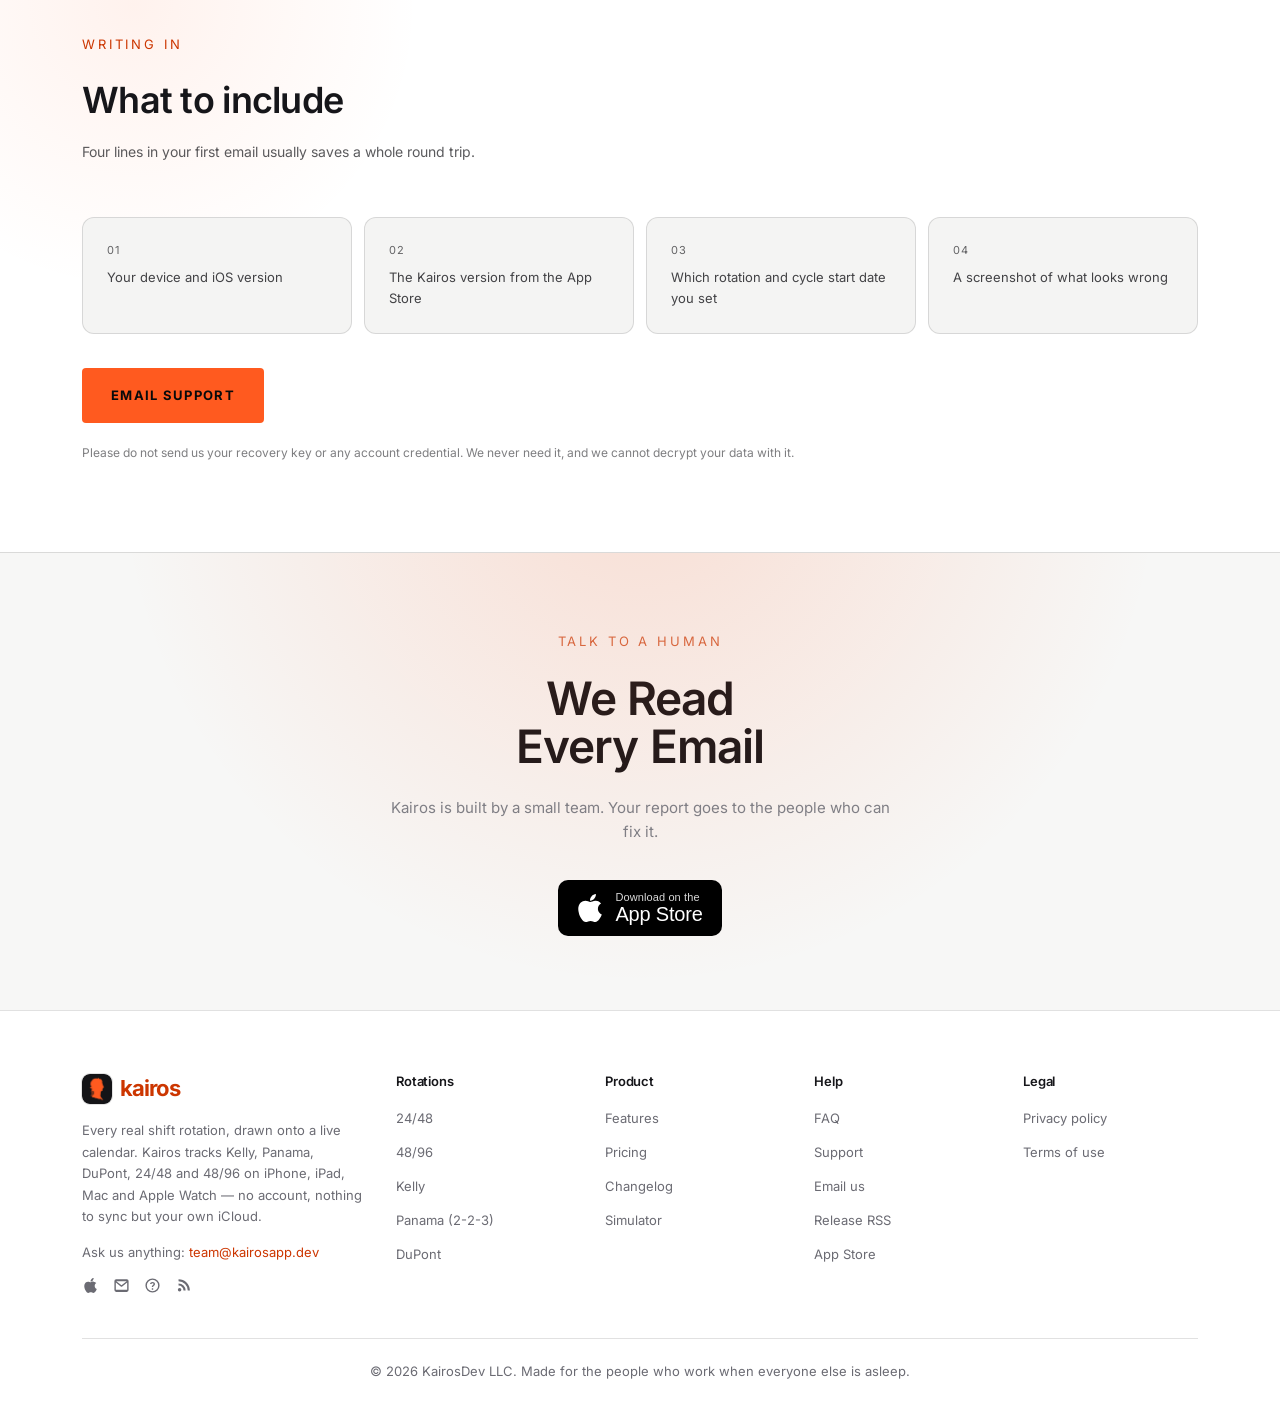
<file: support.html>
<!doctype html>
<html lang="en">
<head>
<meta charset="UTF-8" />
<meta name="viewport" content="width=device-width, initial-scale=1.0" />
<title>Support — Kairos Shift Tracker</title>
<meta name="description" content="Kairos support: troubleshooting the calendar, share codes, widgets, timezone and device migration, plus how to reach the team at team@kairosapp.dev." />
<link rel="icon" href="/favicon.ico" sizes="48x48" />
<link rel="icon" href="/icon.png" type="image/png" />
<link rel="apple-touch-icon" href="/apple-touch-icon.png" />
<meta name="theme-color" content="#0b0b0f" />
<meta name="color-scheme" content="dark" />
<link rel="manifest" href="/manifest.json" />
<link rel="alternate" type="application/rss+xml" title="Kairos release notes" href="/feed.xml" />
<meta name="apple-mobile-web-app-title" content="Kairos" />
<meta name="apple-itunes-app" content="app-id=6792157855" />

<meta property="og:title" content="Support — Kairos Shift Tracker" />
<meta property="og:description" content="Kairos support: troubleshooting the calendar, share codes, widgets, timezone and device migration, plus how to reach the team at team@kairosapp.dev." />
<meta property="og:type" content="website" />
<meta property="og:site_name" content="Kairos" />
<meta property="og:locale" content="en_US" />
<meta property="og:url" content="https://www.kairosapp.dev/support" />
<meta property="og:image" content="https://www.kairosapp.dev/og-image.png" />
<meta property="og:image:width" content="1200" />
<meta property="og:image:height" content="630" />
<meta property="og:image:alt" content="Kairos — taking the guesswork out of shift work" />
<meta name="twitter:card" content="summary_large_image" />
<meta name="twitter:title" content="Support — Kairos Shift Tracker" />
<meta name="twitter:description" content="Kairos support: troubleshooting the calendar, share codes, widgets, timezone and device migration, plus how to reach the team at team@kairosapp.dev." />
<meta name="twitter:image" content="https://www.kairosapp.dev/og-image.png" />
<link rel="canonical" href="https://www.kairosapp.dev/support" />

<script type="application/ld+json">
{
  "@context": "https://schema.org",
  "@type": "BreadcrumbList",
  "itemListElement": [
    { "@type": "ListItem", "position": 1, "name": "Home", "item": "https://www.kairosapp.dev/" },
    { "@type": "ListItem", "position": 2, "name": "Support", "item": "https://www.kairosapp.dev/support" }
  ]
}
</script>

<script>document.documentElement.classList.add('js');</script>
<script>(function(){try{var m=localStorage.getItem('kairos-theme');if(!m&&window.matchMedia&&window.matchMedia('(prefers-color-scheme: light)').matches)m='light';document.documentElement.setAttribute('data-theme',m||'dark');}catch(e){}}());</script>
<link rel="stylesheet" href="/assets/site.css" />
</head>
<body>

<div id="scroll-progress"></div>
<a class="skip-link" href="#main">Skip to content</a>

<nav class="site-nav">
  <div class="nav-inner">
    <a class="brand" href="/">
      <img class="brand-mark" src="/assets/brand-mark.png" alt="" width="128" height="128" />
      kairos
    </a>
    <button class="nav-toggle" type="button" aria-expanded="false" aria-controls="nav-links" hidden>Menu</button>
    <div class="nav-links" id="nav-links">
      <div class="nav-menu" data-open="false">
        <button type="button" aria-expanded="false" aria-controls="menu-rotations">Rotations</button>
        <div class="nav-panel" id="menu-rotations">
          <div>
            <h4>Patterns</h4>
            <div class="nav-panel-list">
            <a href="/rotations#24-48">24/48</a>
            <a href="/rotations#48-96">48/96</a>
            <a href="/rotations#kelly">Kelly</a>
            <a href="/rotations#panama">Panama (2-2-3)</a>
            <a href="/rotations#pitman">Pitman nights</a>
            <a href="/rotations#dupont">DuPont</a>
            <a href="/rotations#4-on-4-off">4 on / 4 off</a>
            <a href="/rotations#5-2">5 on / 2 off</a>
            </div>
          </div>
          <div>
            <h4>By first responder</h4>
            <div class="nav-panel-list">
              <a href="/rotations?filter=fire#library">Fire <span class="n">3</span></a>
              <a href="/rotations?filter=ems#library">EMS <span class="n">1</span></a>
              <a href="/rotations?filter=police#library">Police <span class="n">1</span></a>
              <a href="/rotations?filter=nursing#library">Nursing <span class="n">1</span></a>
              <a href="/rotations?filter=industrial#library">Industrial <span class="n">2</span></a>
              <a href="/rotations?filter=transport#library">Transport <span class="n">1</span></a>
            </div>
            <h4 style="margin-top:16px">Tools</h4>
            <div class="nav-panel-list">
              <a href="/rotations#simulator">Rotation simulator</a>
              <a href="/rotations#compare">Hours compared</a>
            </div>
          </div>
        </div>
      </div>
      <div class="nav-menu" data-open="false">
        <button type="button" aria-expanded="false" aria-controls="menu-app">The app</button>
        <div class="nav-panel" id="menu-app">
          <div>
            <h4>Product</h4>
            <div class="nav-panel-list">
              <a href="/features">Features</a>
              <a href="/features#panel-calendar">Calendar</a>
              <a href="/features#panel-sharing">Sharing</a>
              <a href="/features#panel-watch">Widgets</a>
              <a href="/features#panel-privacy">Privacy</a>
            </div>
          </div>
          <div>
            <h4>Get it</h4>
            <div class="nav-panel-list">
              <a href="/pricing">Pricing</a>
              <a href="/changelog">Changelog</a>
              <a href="https://apps.apple.com/us/app/kairos-shift-tracker/id6792157855">App Store</a>
            </div>
          </div>
        </div>
      </div>
      <a class="navlink" href="/faq">FAQ</a>
      <a class="navlink" href="/support">Support</a>
    </div>
    <div class="nav-right">
      <button class="nav-search" id="search-open" type="button" aria-label="Search the site">
        <svg viewBox="0 0 24 24" width="15" height="15" fill="none" stroke="currentColor" stroke-width="2" aria-hidden="true"><circle cx="11" cy="11" r="7"/><path d="m20 20-3.5-3.5"/></svg>
        <span>Search</span>
        <span class="sk"><kbd>Ctrl</kbd> <kbd>K</kbd></span>
      </button>
      <button class="theme-toggle" id="theme-toggle" type="button" aria-label="Switch between light and dark mode">
        <svg class="icon-moon" viewBox="0 0 24 24" fill="none" stroke="currentColor" stroke-width="2" aria-hidden="true"><path d="M21 12.8A9 9 0 1 1 11.2 3a7 7 0 0 0 9.8 9.8Z"/></svg>
        <svg class="icon-sun" viewBox="0 0 24 24" fill="none" stroke="currentColor" stroke-width="2" aria-hidden="true"><circle cx="12" cy="12" r="4.5"/><path d="M12 2v2m0 16v2M2 12h2m16 0h2M4.9 4.9l1.5 1.5m11.2 11.2 1.5 1.5M19.1 4.9l-1.5 1.5M6.4 17.6l-1.5 1.5"/></svg>
      </button>
      <a class="nav-cta" href="https://apps.apple.com/us/app/kairos-shift-tracker/id6792157855">Get the app</a>
    </div>
  </div>
</nav>

<main id="main">

  <header class="page-head">
    <div class="wrap">
      <p class="breadcrumbs"><a href="/">Kairos</a> / Support</p>
      <h1>Support</h1>
      <p class="page-sub">Fixes for the five things people actually write in about, and a real email address for everything else.</p>
    </div>
  </header>

  <section class="section-ink">
    <div class="wrap">
      <h2 class="section-title">Get in touch</h2>
      <div class="grid-3">
        <div class="card glass-dark reveal" style="--reveal-i:0">
          <span class="fnum">Email</span>
          <h3>Talk to us</h3>
          <p>One address, read by the people who build the app.</p>
          <p><a class="btn btn-primary btn-sm" href="mailto:team@kairosapp.dev">team@kairosapp.dev</a></p>
        </div>
        <div class="card glass-dark reveal" style="--reveal-i:1">
          <span class="fnum">Self-serve</span>
          <h3>Check the FAQ</h3>
          <p>Twenty answers covering setup, sharing, privacy and billing.</p>
          <p><a class="btn btn-secondary btn-sm" href="/faq">Open the FAQ</a></p>
        </div>
        <div class="card glass-dark reveal" style="--reveal-i:2">
          <span class="fnum">App Store</span>
          <h3>Rate or review</h3>
          <p>Reviews genuinely help a small independent app get found.</p>
          <p><a class="btn btn-secondary btn-sm" href="https://apps.apple.com/us/app/kairos-shift-tracker/id6792157855">View the listing</a></p>
        </div>
      </div>
    </div>
  </section>

  <section class="section-paper">
    <div class="wrap">
      <p class="eyebrow">Troubleshooting</p>
      <h2 class="section-title">Common fixes</h2>
      <p class="lede">Most reports come down to one of these five things. Worth a look before you write in.</p>

      <div id="fix-list">
        <details class="faq-item" style="background:rgba(11,11,15,0.03);border-color:var(--line-on-paper)">
          <summary>My calendar shows the wrong day</summary>
          <div class="faq-answer">
            <p>Almost always the cycle start date. Kairos aligns your rotation to the day you told it the cycle began, so if that date is off by one, every day in the pattern is off by one.</p>
            <p>Open Setup, find a day you know for certain you were working, and set the cycle start so the pattern lands on it. If the problem only appears around a clock change, make sure you are on version 2.1 or later — that release fixed a daylight-saving bug that could shift a day.</p>
          </div>
        </details>
        <details class="faq-item" style="background:rgba(11,11,15,0.03);border-color:var(--line-on-paper)">
          <summary>My schedule is wrong when I travel</summary>
          <div class="faq-answer">
            <p>Set Workplace Timezone in Setup, added in version 2.1. It pins your schedule and countdowns to the timezone your job is in, so flying somewhere else does not shift your shifts.</p>
          </div>
        </details>
        <details class="faq-item" style="background:rgba(11,11,15,0.03);border-color:var(--line-on-paper)">
          <summary>A share code is not working</summary>
          <div class="faq-answer">
            <p>Check three things. First, the code is six characters and deliberately avoids ambiguous letters and digits — no letter O, no zero, no capital I, no one. If someone read it out, a mistaken O/0 is the usual culprit.</p>
            <p>Second, confirm the code has not been revoked on the sharing side. Third, make sure the person entering it is on a recent version of the app.</p>
          </div>
        </details>
        <details class="faq-item" style="background:rgba(11,11,15,0.03);border-color:var(--line-on-paper)">
          <summary>My widget is not updating</summary>
          <div class="faq-answer">
            <p>Open the app once so it can refresh, then check that Background App Refresh is on for Kairos in iOS Settings. If a widget is pointed at a shared schedule, it also needs that schedule to still be shared with you. Removing and re-adding the widget forces a fresh configuration.</p>
          </div>
        </details>
        <details class="faq-item" style="background:rgba(11,11,15,0.03);border-color:var(--line-on-paper)">
          <summary>I changed phones and my schedule is gone</summary>
          <div class="faq-answer">
            <p>Because Kairos has no accounts, there is nothing to log back into. Recovery works one of two ways: if iCloud sync was on, signing into the same Apple ID restores your data from your own private iCloud database. Otherwise, use the AES-256 encrypted recovery key you generated. If you have neither, we cannot recover it for you — we never had a copy.</p>
          </div>
        </details>
      </div>
    </div>
  </section>

  <section class="section-ink">
    <div class="wrap">
      <p class="eyebrow">Writing in</p>
      <h2 class="section-title">What to include</h2>
      <p class="lede">Four lines in your first email usually saves a whole round trip.</p>
      <div class="grid-4">
        <div class="stat-cell glass-dark is-static" style="text-align:left;padding:24px">
          <p class="label" style="margin-bottom:8px">01</p>
          <p class="mono" style="font-size:13px;opacity:0.8;margin:0;line-height:1.6">Your device and iOS version</p>
        </div>
        <div class="stat-cell glass-dark is-static" style="text-align:left;padding:24px">
          <p class="label" style="margin-bottom:8px">02</p>
          <p class="mono" style="font-size:13px;opacity:0.8;margin:0;line-height:1.6">The Kairos version from the App Store</p>
        </div>
        <div class="stat-cell glass-dark is-static" style="text-align:left;padding:24px">
          <p class="label" style="margin-bottom:8px">03</p>
          <p class="mono" style="font-size:13px;opacity:0.8;margin:0;line-height:1.6">Which rotation and cycle start date you set</p>
        </div>
        <div class="stat-cell glass-dark is-static" style="text-align:left;padding:24px">
          <p class="label" style="margin-bottom:8px">04</p>
          <p class="mono" style="font-size:13px;opacity:0.8;margin:0;line-height:1.6">A screenshot of what looks wrong</p>
        </div>
      </div>
      <p style="margin-top:34px">
        <a class="btn btn-primary" href="mailto:team@kairosapp.dev?subject=Kairos%20support">Email support</a>
      </p>
      <p class="mono" style="font-size:12px;opacity:0.55;margin-top:20px">
        Please do not send us your recovery key or any account credential. We never need it,
        and we cannot decrypt your data with it.
      </p>
    </div>
  </section>

</main>

<footer class="cta-footer">
  <div class="wrap">
    <p class="eyebrow-black">Talk to a human</p>
    <h2>We Read<br />Every Email</h2>
    <p class="tag-line">Kairos is built by a small team. Your report goes to the people who can fix it.</p>
    <a class="appstore-badge" href="https://apps.apple.com/us/app/kairos-shift-tracker/id6792157855">
          <svg viewBox="0 0 384 512" aria-hidden="true" focusable="false"><path d="M318.7 268.7c-.2-36.7 16.4-64.4 50-84.8-18.8-26.9-47.2-41.7-84.7-44.6-35.5-2.8-74.3 20.7-88.5 20.7-15 0-49.4-19.7-76.4-19.7C63.3 141.2 4 184.8 4 273.5q0 39.3 14.4 81.2c12.8 36.7 59 126.7 107.2 125.2 25.2-.6 43-17.9 75.8-17.9 31.8 0 48.3 17.9 76.4 17.9 48.6-.7 90.4-82.5 102.6-119.3-65.2-30.7-61.7-90-61.7-91.9zm-56.6-164.2c27.3-32.4 24.8-61.9 24-72.5-24.1 1.4-52 16.4-67.9 34.9-17.5 19.8-27.8 44.3-25.6 71.9 26.1 2 49.9-11.4 69.5-34.3z"/></svg>
          <span class="ab-text">
            <span class="ab-small">Download on the</span>
            <span class="ab-big">App Store</span>
          </span>
        </a>

    <div class="foot-nav">
      <div class="foot-col">
        <h3>Product</h3>
        <a href="/features">Features</a>
        <a href="/rotations">Rotations</a>
        <a href="/pricing">Pricing</a>
        <a href="/changelog">Changelog</a>
      </div>
      <div class="foot-col">
        <h3>Help</h3>
        <a href="/faq">FAQ</a>
        <a href="/support">Support</a>
        <a href="mailto:team@kairosapp.dev">Email us</a>
      </div>
      <div class="foot-col">
        <h3>Legal</h3>
        <a href="/privacy">Privacy Policy</a>
        <a href="https://www.apple.com/legal/internet-services/itunes/dev/stdeula/">Terms of Use (EULA)</a>
      </div>
      <div class="foot-col">
        <h3>Download</h3>
        <a href="https://apps.apple.com/us/app/kairos-shift-tracker/id6792157855">iPhone &amp; iPad</a>
        <a href="https://apps.apple.com/us/app/kairos-shift-tracker/id6792157855">Mac</a>
        <a href="https://apps.apple.com/us/app/kairos-shift-tracker/id6792157855">Apple Watch</a>
      </div>
    </div>

    <div class="foot-bottom">
      <span>&copy; 2026 KairosDev LLC</span>
      <span>Made for the people who work while everyone else sleeps.</span>
    </div>
  </div>
</footer>

<button id="to-top" type="button" aria-label="Back to top">&#8593;</button>

<footer class="site-foot">
  <div class="wrap">
    <div class="foot-grid">
      <div class="foot-brand">
        <a class="brand" href="/"><img class="brand-mark" src="/assets/brand-mark.png" alt="" width="128" height="128" />kairos</a>
        <p>Every real shift rotation, drawn onto a live calendar. Kairos tracks
        Kelly, Panama, DuPont, 24/48 and 48/96 on iPhone, iPad, Mac and Apple Watch —
        no account, nothing to sync but your own iCloud.</p>
        <p>Ask us anything: <a class="mail" href="mailto:team@kairosapp.dev">team@kairosapp.dev</a></p>
        <div class="foot-social">
          <a href="https://apps.apple.com/us/app/kairos-shift-tracker/id6792157855" aria-label="Kairos on the App Store"><svg viewBox="0 0 384 512" aria-hidden="true"><path d="M318.7 268.7c-.2-36.7 16.4-64.4 50-84.8-18.8-26.9-47.2-41.7-84.7-44.6-35.5-2.8-74.3 20.7-88.5 20.7-15 0-49.4-19.7-76.4-19.7C63.3 141.2 4 184.8 4 273.5q0 39.3 14.4 81.2c12.8 36.7 59 126.7 107.2 125.2 25.2-.6 43-17.9 75.8-17.9 31.8 0 48.3 17.9 76.4 17.9 48.6-.7 90.4-82.5 102.6-119.3-65.2-30.7-61.7-90-61.7-91.9zm-56.6-164.2c27.3-32.4 24.8-61.9 24-72.5-24.1 1.4-52 16.4-67.9 34.9-17.5 19.8-27.8 44.3-25.6 71.9 26.1 2 49.9-11.4 69.5-34.3z"/></svg></a>
          <a href="mailto:team@kairosapp.dev" aria-label="Email the Kairos team"><svg viewBox="0 0 24 24" aria-hidden="true"><path d="M2 5.5A2.5 2.5 0 0 1 4.5 3h15A2.5 2.5 0 0 1 22 5.5v13a2.5 2.5 0 0 1-2.5 2.5h-15A2.5 2.5 0 0 1 2 18.5v-13Zm2.7.5 7.3 5.6L19.3 6H4.7Zm15.3 1.9-7.4 5.7a1 1 0 0 1-1.2 0L4 7.9V18h16V7.9Z"/></svg></a>
          <a href="/support" aria-label="Support"><svg viewBox="0 0 24 24" aria-hidden="true"><path d="M12 2a10 10 0 1 0 0 20 10 10 0 0 0 0-20Zm0 2a8 8 0 0 1 8 8 8 8 0 0 1-8 8 8 8 0 0 1-8-8 8 8 0 0 1 8-8Zm-1 12h2v2h-2v-2Zm1-9c-1.9 0-3.3 1.2-3.5 3h2c.1-.7.7-1.2 1.5-1.2.9 0 1.5.5 1.5 1.2 0 .6-.3.9-1.1 1.5-.9.6-1.4 1.2-1.4 2.5h2c0-.6.2-.9 1-1.5.9-.7 1.5-1.4 1.5-2.6C15.5 8.2 14 7 12 7Z"/></svg></a>
          <a href="/feed.xml" aria-label="Kairos release notes RSS feed"><svg viewBox="0 0 24 24" aria-hidden="true"><path d="M5 3a16 16 0 0 1 16 16h-3A13 13 0 0 0 5 6V3Zm0 6a10 10 0 0 1 10 10h-3A7 7 0 0 0 5 12V9Zm1.5 6.5a2.5 2.5 0 1 1 0 5 2.5 2.5 0 0 1 0-5Z"/></svg></a>
        </div>
      </div>
      <div>
        <h4>Rotations</h4>
        <ul>
          <li><a href="/rotations#24-48">24/48</a></li>
          <li><a href="/rotations#48-96">48/96</a></li>
          <li><a href="/rotations#kelly">Kelly</a></li>
          <li><a href="/rotations#panama">Panama (2-2-3)</a></li>
          <li><a href="/rotations#dupont">DuPont</a></li>
        </ul>
      </div>
      <div>
        <h4>Product</h4>
        <ul>
          <li><a href="/features">Features</a></li>
          <li><a href="/pricing">Pricing</a></li>
          <li><a href="/changelog">Changelog</a></li>
          <li><a href="/rotations#simulator">Simulator</a></li>
        </ul>
      </div>
      <div>
        <h4>Help</h4>
        <ul>
          <li><a href="/faq">FAQ</a></li>
          <li><a href="/support">Support</a></li>
          <li><a href="mailto:team@kairosapp.dev">Email us</a></li>
          <li><a href="/feed.xml">Release RSS</a></li>
          <li><a href="https://apps.apple.com/us/app/kairos-shift-tracker/id6792157855">App Store</a></li>
        </ul>
      </div>
      <div>
        <h4>Legal</h4>
        <ul>
          <li><a href="/privacy">Privacy policy</a></li>
          <li><a href="https://www.apple.com/legal/internet-services/itunes/dev/stdeula/">Terms of use</a></li>
        </ul>
      </div>
    </div>
    <div class="foot-rule"></div>
    <p class="foot-legal">© 2026 KairosDev LLC. Made for the people who work when everyone else is asleep.</p>
  </div>
</footer>
<div class="search-overlay" id="search-overlay" hidden role="dialog" aria-modal="true" aria-label="Search Kairos">
  <div class="search-box">
    <input id="search-input" type="search" placeholder="Search rotations, features, answers…" autocomplete="off" aria-label="Search" />
    <ul class="search-results" id="search-results"></ul>
  </div>
</div>

<script src="/assets/site.js"></script>
</body>
</html>
</file>
<file: assets/site.css>
/* ==========================================================================
   Kairos — shared site styles
   Static, dependency-free. Shared by every page so navigation stays
   consistent as the site grows past a single scroll.
   ========================================================================== */

:root {
  /* ---------- Palette ----------
     Neutral near-black canvas with the Kairos flame kept as the single
     accent. Warm cream gave way to a neutral gallery grey so screenshots
     and calendar previews carry the colour instead of the page. */
  --ink: #0a0a0b;
  --ink-soft: #141416;
  --card: #17171a;
  --card-hover: #1f1f23;
  --chip: #232327;
  --paper: #ededec;
  --paper-dim: #f5f5f4;
  --muted: #9b9ba3;
  --line-on-ink: rgba(255, 255, 255, 0.10);
  --line-on-paper: rgba(11, 11, 15, 0.12);
  --flame: #ff5a1f;
  --flame-bright: #ff7440;
  --flame-dim: rgba(255, 90, 31, 0.16);
  --flame-faint: rgba(255, 90, 31, 0.08);
  /* Text sitting on a flame fill. The fill is identical in both themes, so
     its foreground has to be too: white on flame is 3.1:1 and fails AA,
     near-black on flame is 6.3:1. */
  --on-flame: #0a0a0b;
  --on-flame-soft: rgba(10, 10, 11, 0.78);
  /* Flame used as text rather than as a fill. On the dark canvas the brand
     orange clears AA by itself; on the light canvas it has to darken to do
     the same, so only the light theme overrides this. */
  --flame-text: var(--flame);
  /* Body copy softened against the canvas. Kept as a colour, not an
     opacity: opacity composites the whole subtree, so a dimmed
     paragraph silently dims any link inside it too. */
  --paper-soft: #cbcbca;

  /* ---------- Type ----------
     One sans across the site, matching the gallery reference. --mono is
     retargeted to the same face so body copy reads as UI text; genuine
     tabular monospace stays available as --code for clocks, counters and
     calendar numerals where column alignment carries meaning. */
  --ui: Inter, -apple-system, BlinkMacSystemFont, "Segoe UI", Roboto, Helvetica, Arial, "Helvetica Neue", sans-serif;
  --code: ui-monospace, SFMono-Regular, "SF Mono", Menlo, Consolas, monospace;
  --mono: var(--ui);
  --serif: var(--ui);

  /* Duty status palette, mirrored from the app's own colour language. */
  --duty-on: #ff5a1f;
  --duty-off: rgba(255, 255, 255, 0.16);
  --duty-night: #6c8cff;
  --duty-vacation: #37c98b;
  --duty-oncall: #f4c04f;

  --radius: 10px;
  --radius-sm: 8px;
}

/* Light mode. The reference offers a sun/moon switch, so the whole token
   set flips rather than a handful of components. */
[data-theme="light"] {
  --ink: #ffffff;
  --ink-soft: #f7f7f6;
  --card: #f4f4f3;
  --card-hover: #ebebe9;
  --chip: #ffffff;
  --paper: #16161a;
  --paper-dim: #0b0b0f;
  --muted: #6b6b73;
  --line-on-ink: rgba(11, 11, 15, 0.12);
  --line-on-paper: rgba(11, 11, 15, 0.10);
  --duty-off: rgba(11, 11, 15, 0.12);
  --flame-text: #cc3600;
  --paper-soft: #39393c;
}

* { box-sizing: border-box; }

html { scroll-behavior: smooth; }

html, body {
  margin: 0;
  padding: 0;
  background: var(--ink);
  color: var(--paper);
  font-family: var(--serif);
  -webkit-font-smoothing: antialiased;
  overflow-x: clip;
}

a:focus-visible,
button:focus-visible,
summary:focus-visible,
input:focus-visible,
select:focus-visible,
[tabindex]:focus-visible {
  outline: 2px solid var(--flame);
  outline-offset: 3px;
}

@media (prefers-reduced-motion: reduce) {
  html { scroll-behavior: auto; }
  *,
  *::before,
  *::after {
    transition-duration: 0.001ms !important;
    animation-duration: 0.001ms !important;
    animation-iteration-count: 1 !important;
  }
}

.mono { font-family: var(--mono); }

.wrap {
  max-width: 1180px;
  margin: 0 auto;
  padding: 0 32px;
}
.wrap-narrow {
  max-width: 860px;
  margin: 0 auto;
  padding: 0 32px;
}

.visually-hidden {
  position: absolute;
  width: 1px;
  height: 1px;
  padding: 0;
  margin: -1px;
  overflow: hidden;
  clip: rect(0 0 0 0);
  white-space: nowrap;
  border: 0;
}

.skip-link {
  position: absolute;
  left: -9999px;
  top: 0;
  z-index: 100;
  background: var(--flame);
  color: var(--on-flame);
  padding: 12px 20px;
  font-family: var(--mono);
  font-size: 13px;
  text-decoration: none;
}
.skip-link:focus { left: 0; }

/* ---------- Scroll reveal (progressive enhancement) ----------
   Without JS, .reveal elements are simply visible. Nothing is ever
   permanently hidden behind a script that failed to run. */
.js .reveal {
  opacity: 0;
  transform: translateY(22px);
  transition: opacity 0.6s ease, transform 0.6s ease;
  transition-delay: calc(var(--reveal-i, 0) * 70ms);
}
.js .reveal.revealed {
  opacity: 1;
  transform: translateY(0);
}
/* Reveal is decoration, never a gate on content. If the reader prefers
   reduced motion, if the page is being printed, or if the document has
   been marked done loading, show everything outright. */
@media (prefers-reduced-motion: reduce) {
  .js .reveal { opacity: 1; transform: none; transition: none; }
}
@media print {
  .js .reveal { opacity: 1 !important; transform: none !important; }
}
.js.reveal-off .reveal { opacity: 1; transform: none; }

/* ---------- Liquid glass surfaces ---------- */
.glass-dark {
  background: rgba(244, 241, 234, 0.05);
  backdrop-filter: blur(20px) saturate(180%);
  -webkit-backdrop-filter: blur(20px) saturate(180%);
  border: 1px solid rgba(244, 241, 234, 0.12);
  box-shadow: inset 0 1px 0 rgba(244, 241, 234, 0.14), 0 10px 30px rgba(0, 0, 0, 0.28);
  transition: transform 0.25s ease, background 0.25s ease, box-shadow 0.25s ease;
}
.glass-dark:hover {
  background: rgba(244, 241, 234, 0.08);
  transform: translateY(-3px);
  box-shadow: inset 0 1px 0 rgba(244, 241, 234, 0.18), 0 16px 40px rgba(0, 0, 0, 0.32);
}
.glass-light {
  background: rgba(244, 241, 234, 0.5);
  backdrop-filter: blur(20px) saturate(180%);
  -webkit-backdrop-filter: blur(20px) saturate(180%);
  border: 1px solid rgba(11, 11, 15, 0.07);
  box-shadow: inset 0 1px 0 rgba(255, 255, 255, 0.55), 0 10px 30px rgba(11, 11, 15, 0.06);
  transition: transform 0.25s ease, background 0.25s ease, box-shadow 0.25s ease;
}
.glass-light:hover {
  background: rgba(244, 241, 234, 0.72);
  transform: translateY(-3px);
  box-shadow: inset 0 1px 0 rgba(255, 255, 255, 0.7), 0 16px 40px rgba(11, 11, 15, 0.1);
}
.glass-dark.is-static:hover,
.glass-light.is-static:hover { transform: none; }

@media (prefers-reduced-motion: reduce) {
  .glass-dark:hover, .glass-light:hover { transform: none; }
}

/* ---------- Scroll progress ---------- */
#scroll-progress {
  position: fixed;
  top: 0;
  left: 0;
  height: 2px;
  width: 100%;
  transform: scaleX(0);
  transform-origin: 0 50%;
  background: var(--flame);
  z-index: 60;
  pointer-events: none;
}

/* ---------- Nav ---------- */
.site-nav {
  position: sticky;
  top: 0;
  z-index: 40;
  padding: 18px 32px;
  background: rgba(11, 11, 15, 0.72);
  backdrop-filter: blur(10px);
  -webkit-backdrop-filter: blur(10px);
  border-bottom: 1px solid var(--line-on-ink);
}
.site-nav .nav-inner {
  max-width: 1180px;
  margin: 0 auto;
  display: flex;
  align-items: center;
  justify-content: space-between;
  gap: 20px;
}
.brand {
  display: flex;
  align-items: center;
  gap: 10px;
  font-weight: 700;
  font-size: 18px;
  letter-spacing: 0.04em;
  text-transform: uppercase;
  color: var(--paper);
  text-decoration: none;
  flex-shrink: 0;
}
.brand img { width: 26px; height: 26px; border-radius: 6px; }

.nav-links {
  display: flex;
  align-items: center;
  gap: 22px;
}
a.navlink {
  color: var(--paper);
  text-decoration: none;
  opacity: 0.68;
  font-size: 12px;
  letter-spacing: 0.12em;
  text-transform: uppercase;
  font-family: var(--mono);
  transition: opacity 0.15s ease, color 0.15s ease;
  white-space: nowrap;
}
a.navlink:hover { opacity: 1; }
a.navlink[aria-current="page"] {
  opacity: 1;
  color: var(--flame-text);
}
.nav-cta {
  font-family: var(--mono);
  font-size: 11px;
  letter-spacing: 0.1em;
  text-transform: uppercase;
  text-decoration: none;
  background: var(--flame);
  color: var(--on-flame);
  font-weight: 700;
  padding: 10px 16px;
  border-radius: 4px;
  white-space: nowrap;
  transition: background 0.15s ease;
}
.nav-cta:hover { background: var(--flame-bright); }

.nav-toggle {
  display: none;
  background: transparent;
  border: 1px solid var(--line-on-ink);
  border-radius: 4px;
  color: var(--paper);
  font-family: var(--mono);
  font-size: 11px;
  letter-spacing: 0.1em;
  text-transform: uppercase;
  padding: 9px 13px;
  cursor: pointer;
}

/* ---------- Buttons ---------- */
.btn {
  display: inline-flex;
  align-items: center;
  gap: 10px;
  padding: 16px 28px;
  font-family: var(--mono);
  font-size: 13px;
  letter-spacing: 0.1em;
  text-transform: uppercase;
  text-decoration: none;
  transition: all 0.15s ease;
  border: 1px solid transparent;
  border-radius: 4px;
  cursor: pointer;
}
.btn-primary {
  background: var(--flame);
  color: var(--on-flame);
  font-weight: 700;
}
.btn-primary:hover { background: var(--flame-bright); }
.btn-secondary {
  background: transparent;
  color: var(--paper);
  border-color: var(--line-on-ink);
}
.btn-secondary:hover { border-color: var(--paper); }
.btn-dark {
  background: var(--ink);
  color: var(--paper);
  font-weight: 700;
}
.btn-dark:hover { opacity: 0.85; }
.btn-sm {
  padding: 10px 16px;
  font-size: 11px;
}

/* Official-style App Store badge, drawn inline as SVG (no remote asset). */
.appstore-badge {
  display: inline-flex;
  align-items: center;
  gap: 12px;
  background: #000;
  color: #fff;
  border: 1px solid rgba(255, 255, 255, 0.28);
  border-radius: 10px;
  padding: 10px 18px;
  text-decoration: none;
  transition: transform 0.15s ease, border-color 0.15s ease;
  font-family: -apple-system, BlinkMacSystemFont, "Segoe UI", Roboto, Helvetica, Arial, sans-serif;
}
.appstore-badge:hover {
  transform: translateY(-2px);
  border-color: rgba(255, 255, 255, 0.6);
}
.appstore-badge svg { width: 26px; height: 32px; flex-shrink: 0; fill: #fff; }
.appstore-badge .ab-text { display: flex; flex-direction: column; line-height: 1.1; text-align: left; }
.appstore-badge .ab-small { font-size: 11px; opacity: 0.85; letter-spacing: 0.01em; }
.appstore-badge .ab-big { font-size: 20px; font-weight: 500; letter-spacing: -0.01em; }
@media (prefers-reduced-motion: reduce) {
  .appstore-badge:hover { transform: none; }
}

/* ---------- Section shells ---------- */
.eyebrow {
  font-family: var(--mono);
  font-size: 13px;
  letter-spacing: 0.22em;
  text-transform: uppercase;
  color: var(--flame-text);
  margin: 0 0 26px;
  position: relative;
  z-index: 1;
}
.section-ink {
  position: relative;
  background: var(--ink);
  color: var(--paper);
  padding: 90px 0;
  overflow: hidden;
}
.section-paper {
  position: relative;
  background: var(--paper);
  color: var(--ink);
  padding: 100px 0 110px;
  overflow: hidden;
}
.section-paper::before {
  content: "";
  position: absolute;
  top: -10%;
  right: -10%;
  width: 45%;
  aspect-ratio: 1;
  background: radial-gradient(circle at center, rgba(255, 90, 31, 0.1), transparent 70%);
  pointer-events: none;
}
.section-ink::before {
  content: "";
  position: absolute;
  top: -40%;
  left: -12%;
  width: 45%;
  aspect-ratio: 1;
  background: radial-gradient(circle at center, var(--flame-faint), transparent 70%);
  pointer-events: none;
}
.section-ink > *, .section-paper > * { position: relative; z-index: 1; }

h2.section-title {
  margin: 0 0 20px;
  font-weight: 400;
  text-transform: uppercase;
  font-size: clamp(30px, 5vw, 54px);
  line-height: 1.02;
}
h3.sub-title {
  margin: 0 0 14px;
  font-weight: 400;
  text-transform: uppercase;
  font-size: clamp(21px, 2.6vw, 28px);
  letter-spacing: 0.01em;
}
p.lede {
  font-family: var(--mono);
  font-size: 14px;
  line-height: 1.75;
  max-width: 660px;
  opacity: 0.7;
  margin: 0 0 52px;
}

/* ---------- Page header (inner pages) ---------- */
.page-head {
  position: relative;
  padding: 86px 0 60px;
  overflow: hidden;
  border-bottom: 1px solid var(--line-on-ink);
}
.page-head::before {
  content: "";
  position: absolute;
  top: -40%;
  right: -12%;
  width: 55%;
  aspect-ratio: 1;
  background: radial-gradient(circle at center, var(--flame-dim), transparent 70%);
  pointer-events: none;
}
.page-head h1 {
  position: relative;
  z-index: 1;
  margin: 0;
  font-weight: 400;
  text-transform: uppercase;
  letter-spacing: 0.01em;
  line-height: 0.95;
  font-size: clamp(38px, 6.6vw, 82px);
}
.page-head p.page-sub {
  position: relative;
  z-index: 1;
  font-family: var(--mono);
  font-size: 15px;
  line-height: 1.7;
  max-width: 620px;
  margin: 26px 0 0;
  opacity: 0.75;
}

.breadcrumbs {
  font-family: var(--mono);
  font-size: 11px;
  letter-spacing: 0.12em;
  text-transform: uppercase;
  opacity: 0.5;
  margin: 0 0 22px;
  position: relative;
  z-index: 1;
}
.breadcrumbs a { color: inherit; }

/* ---------- Tags / badges ---------- */
.tag-row {
  display: flex;
  gap: 10px;
  flex-wrap: wrap;
}
.tag {
  font-family: var(--mono);
  font-size: 12px;
  letter-spacing: 0.06em;
  padding: 8px 14px;
  border-radius: 4px;
  border: 1px solid var(--line-on-ink);
  opacity: 0.85;
}
.section-paper .tag { border-color: var(--line-on-paper); }

.pill {
  display: inline-block;
  font-family: var(--mono);
  font-size: 10px;
  letter-spacing: 0.14em;
  text-transform: uppercase;
  padding: 4px 9px;
  border-radius: 999px;
  background: var(--flame);
  color: var(--on-flame);
  font-weight: 700;
  vertical-align: middle;
}
.pill-quiet {
  background: transparent;
  color: inherit;
  border: 1px solid currentColor;
  opacity: 0.6;
  font-weight: 400;
}

/* ---------- Cards ---------- */
.grid-3 {
  display: grid;
  grid-template-columns: repeat(3, 1fr);
  gap: 14px;
}
.grid-2 {
  display: grid;
  grid-template-columns: repeat(2, 1fr);
  gap: 14px;
}
.grid-4 {
  display: grid;
  grid-template-columns: repeat(4, 1fr);
  gap: 12px;
}
.card {
  padding: 34px 30px;
  border-radius: 8px;
  display: flex;
  flex-direction: column;
  gap: 16px;
}
.card .fnum {
  font-family: var(--mono);
  font-size: 12px;
  letter-spacing: 0.14em;
  text-transform: uppercase;
  opacity: 0.5;
}
.card h3 {
  margin: 0;
  font-size: 21px;
  font-weight: 400;
  text-transform: uppercase;
  letter-spacing: 0.01em;
}
.card p {
  margin: 0;
  font-family: var(--mono);
  font-size: 13.5px;
  line-height: 1.65;
  opacity: 0.74;
}
.card ul {
  margin: 0;
  padding-left: 18px;
  font-family: var(--mono);
  font-size: 13px;
  line-height: 1.75;
  opacity: 0.74;
}

/* ---------- Stat cells ---------- */
.stat-cell {
  padding: 26px 20px;
  text-align: center;
  border-radius: 6px;
}
.stat-cell .num {
  font-family: var(--mono);
  font-size: clamp(24px, 3vw, 34px);
  color: var(--flame-text);
  margin: 0 0 6px;
}
.stat-cell .label {
  font-family: var(--mono);
  font-size: 11px;
  letter-spacing: 0.1em;
  text-transform: uppercase;
  opacity: 0.65;
  margin: 0;
}

/* ==========================================================================
   Interactive components
   ========================================================================== */

/* ---------- Tabs ---------- */
.tabs {
  display: flex;
  gap: 8px;
  flex-wrap: wrap;
  margin-bottom: 26px;
  border-bottom: 1px solid var(--line-on-ink);
  padding-bottom: 14px;
}
.section-paper .tabs { border-bottom-color: var(--line-on-paper); }
.tab-btn {
  font-family: var(--mono);
  font-size: 11.5px;
  letter-spacing: 0.1em;
  text-transform: uppercase;
  padding: 10px 16px;
  border-radius: 4px;
  border: 1px solid var(--line-on-ink);
  background: transparent;
  color: inherit;
  cursor: pointer;
  transition: all 0.18s ease;
  opacity: 0.65;
}
.section-paper .tab-btn { border-color: var(--line-on-paper); }
.tab-btn:hover { opacity: 1; }
.tab-btn[aria-selected="true"] {
  background: var(--flame);
  border-color: var(--flame);
  color: var(--on-flame);
  font-weight: 700;
  opacity: 1;
}
.tab-panel[hidden] { display: none; }

/* ---------- No-JS fallback for tabs ----------
   Without JS the tablist cannot switch panels, so hiding the inactive
   panels would bury real content. Instead we drop the tab buttons and
   stack every panel, each introduced by its own visible label. The
   [hidden] attribute stays in the markup for the JS path. */
html:not(.js) [role="tablist"] { display: none; }
html:not(.js) .tab-panel[hidden] { display: block; }
html:not(.js) .tab-panel {
  border-top: 1px solid rgba(244, 241, 234, 0.12);
  padding-top: 28px;
  margin-top: 28px;
}
html:not(.js) .tab-panel:first-of-type {
  border-top: 0;
  padding-top: 0;
  margin-top: 0;
}
html:not(.js) .tab-panel::before {
  content: attr(data-tab-label);
  display: block;
  font-family: var(--mono);
  font-size: 11px;
  letter-spacing: 0.16em;
  text-transform: uppercase;
  color: var(--flame-text);
  margin-bottom: 16px;
}
.tab-panel {
  animation: fade-in 0.35s ease;
}
@keyframes fade-in {
  from { opacity: 0; transform: translateY(8px); }
  to { opacity: 1; transform: none; }
}

/* ---------- Accordion (FAQ) ---------- */
.faq-item {
  border: 1px solid var(--line-on-ink);
  border-radius: 8px;
  margin-bottom: 10px;
  overflow: hidden;
  background: rgba(244, 241, 234, 0.03);
}
.faq-item[open] { border-color: rgba(255, 90, 31, 0.45); }
.faq-item summary {
  list-style: none;
  cursor: pointer;
  padding: 20px 54px 20px 24px;
  font-family: var(--mono);
  font-size: 14px;
  line-height: 1.5;
  position: relative;
  transition: background 0.15s ease;
}
.faq-item summary::-webkit-details-marker { display: none; }
.faq-item summary:hover { background: rgba(244, 241, 234, 0.05); }
.faq-item summary::after {
  content: "+";
  position: absolute;
  right: 24px;
  top: 50%;
  transform: translateY(-50%);
  font-size: 22px;
  color: var(--flame-text);
  transition: transform 0.2s ease;
  line-height: 1;
}
.faq-item[open] summary::after { content: "\2212"; }
.faq-answer {
  padding: 0 24px 22px;
  font-family: var(--mono);
  font-size: 13.5px;
  line-height: 1.75;
  opacity: 0.75;
  max-width: 720px;
}
.faq-answer p { margin: 0 0 12px; }
.faq-answer p:last-child { margin-bottom: 0; }
.faq-answer a { color: var(--flame-text); }

.faq-search {
  width: 100%;
  max-width: 420px;
  padding: 14px 18px;
  border-radius: 6px;
  border: 1px solid var(--line-on-ink);
  background: rgba(244, 241, 234, 0.04);
  color: var(--paper);
  font-family: var(--mono);
  font-size: 13px;
  margin-bottom: 22px;
}
.faq-search::placeholder { color: rgba(244, 241, 234, 0.4); }
.faq-empty {
  font-family: var(--mono);
  font-size: 13px;
  opacity: 0.6;
  padding: 18px 0;
}

/* ---------- Form controls ---------- */
.field-row {
  display: flex;
  flex-wrap: wrap;
  gap: 18px;
  align-items: flex-end;
  margin-bottom: 26px;
}
.field {
  display: flex;
  flex-direction: column;
  gap: 8px;
}
.field label {
  font-family: var(--mono);
  font-size: 11px;
  letter-spacing: 0.12em;
  text-transform: uppercase;
  opacity: 0.6;
}
.field select,
.field input {
  padding: 12px 14px;
  border-radius: 5px;
  border: 1px solid var(--line-on-ink);
  background: rgba(244, 241, 234, 0.05);
  color: var(--paper);
  font-family: var(--mono);
  font-size: 13px;
  min-width: 190px;
}
.field select option { background: var(--ink); color: var(--paper); }

/* ---------- Rotation simulator ---------- */
.sim {
  border-radius: 12px;
  padding: 30px;
}
.sim-status {
  display: flex;
  flex-wrap: wrap;
  align-items: center;
  gap: 22px;
  padding: 22px 24px;
  border-radius: 10px;
  border: 1px solid var(--line-on-ink);
  background: rgba(244, 241, 234, 0.04);
  margin-bottom: 26px;
}
.duty-ring {
  --pct: 0;
  width: 92px;
  height: 92px;
  border-radius: 50%;
  flex-shrink: 0;
  display: grid;
  place-items: center;
  background: conic-gradient(var(--flame) calc(var(--pct) * 1%), rgba(244, 241, 234, 0.12) 0);
  transition: --pct 0.6s ease;
  position: relative;
}
.duty-ring::after {
  content: "";
  position: absolute;
  inset: 8px;
  border-radius: 50%;
  background: var(--ink);
}
.duty-ring span {
  position: relative;
  z-index: 1;
  font-family: var(--mono);
  font-size: 17px;
  color: var(--flame-text);
}
.sim-status-text { display: flex; flex-direction: column; gap: 8px; min-width: 220px; }
.sim-status-label {
  font-family: var(--mono);
  font-size: 11px;
  letter-spacing: 0.14em;
  text-transform: uppercase;
  opacity: 0.55;
}
.sim-status-value {
  font-size: clamp(22px, 3vw, 30px);
  text-transform: uppercase;
  letter-spacing: 0.02em;
}
.sim-countdown {
  font-family: var(--mono);
  font-size: 13px;
  opacity: 0.72;
}
.sim-countdown strong { color: var(--flame-text); font-weight: 400; }

.cal-head {
  display: flex;
  align-items: center;
  justify-content: space-between;
  gap: 16px;
  margin-bottom: 14px;
  flex-wrap: wrap;
}
.cal-month {
  font-family: var(--mono);
  font-size: 13px;
  letter-spacing: 0.14em;
  text-transform: uppercase;
}
.cal-nav { display: flex; gap: 8px; }
.cal-nav button {
  width: 34px;
  height: 34px;
  border-radius: 5px;
  border: 1px solid var(--line-on-ink);
  background: transparent;
  color: inherit;
  cursor: pointer;
  font-family: var(--mono);
  font-size: 14px;
  transition: background 0.15s ease;
}
.cal-nav button:hover { background: rgba(244, 241, 234, 0.09); }

.cal-grid {
  display: grid;
  grid-template-columns: repeat(7, 1fr);
  gap: 5px;
}
.cal-dow {
  font-family: var(--mono);
  font-size: 10px;
  letter-spacing: 0.1em;
  text-transform: uppercase;
  opacity: 0.45;
  text-align: center;
  padding: 6px 0;
}
.cal-day {
  aspect-ratio: 1;
  border-radius: 6px;
  border: 1px solid var(--line-on-ink);
  display: flex;
  flex-direction: column;
  align-items: center;
  justify-content: center;
  gap: 3px;
  font-family: var(--mono);
  font-size: 12px;
  background: rgba(244, 241, 234, 0.02);
  transition: transform 0.15s ease, box-shadow 0.15s ease;
  position: relative;
}
.cal-day.is-empty { border-color: transparent; background: transparent; }
.cal-day .cal-num { opacity: 0.85; }
.cal-day .cal-mark {
  font-size: 8.5px;
  letter-spacing: 0.08em;
  text-transform: uppercase;
  opacity: 0.85;
}
.cal-day.on {
  background: rgba(255, 90, 31, 0.22);
  border-color: rgba(255, 90, 31, 0.5);
  color: #ffd8c6;
}
.cal-day.night {
  background: rgba(108, 140, 255, 0.2);
  border-color: rgba(108, 140, 255, 0.45);
  color: #d3ddff;
}
.cal-day.today {
  box-shadow: 0 0 0 2px var(--flame);
  z-index: 1;
}
.cal-day:not(.is-empty):hover { transform: scale(1.06); z-index: 2; }
@media (prefers-reduced-motion: reduce) {
  .cal-day:not(.is-empty):hover { transform: none; }
}

.legend {
  display: flex;
  gap: 18px;
  flex-wrap: wrap;
  margin-top: 18px;
  font-family: var(--mono);
  font-size: 11px;
  letter-spacing: 0.06em;
  opacity: 0.7;
}
.legend span { display: inline-flex; align-items: center; gap: 7px; }
.legend i {
  width: 12px;
  height: 12px;
  border-radius: 3px;
  display: inline-block;
  font-style: normal;
}
.legend i.k-on { background: rgba(255, 90, 31, 0.55); }
.legend i.k-night { background: rgba(108, 140, 255, 0.5); }
.legend i.k-off { background: rgba(244, 241, 234, 0.14); }
.legend i.k-today { background: transparent; box-shadow: inset 0 0 0 2px var(--flame); }

.sim-summary {
  display: grid;
  grid-template-columns: repeat(4, 1fr);
  gap: 10px;
  margin-top: 24px;
}

/* Pattern strip: one square per day of a single cycle. */
.cycle-strip {
  display: flex;
  gap: 4px;
  flex-wrap: wrap;
  margin-top: 6px;
}
.cycle-strip i {
  width: 20px;
  height: 20px;
  border-radius: 4px;
  border: 1px solid var(--line-on-ink);
  background: rgba(244, 241, 234, 0.06);
  display: inline-block;
  font-style: normal;
}
.cycle-strip i.on { background: rgba(255, 90, 31, 0.6); border-color: rgba(255, 90, 31, 0.7); }
.cycle-strip i.night { background: rgba(108, 140, 255, 0.55); border-color: rgba(108, 140, 255, 0.7); }

/* ---------- Pricing ---------- */
.billing-toggle {
  display: inline-flex;
  align-items: center;
  gap: 4px;
  padding: 5px;
  border-radius: 999px;
  border: 1px solid var(--line-on-ink);
  background: rgba(244, 241, 234, 0.04);
  margin-bottom: 34px;
}
.billing-toggle button {
  border: none;
  background: transparent;
  color: inherit;
  font-family: var(--mono);
  font-size: 11.5px;
  letter-spacing: 0.1em;
  text-transform: uppercase;
  padding: 10px 20px;
  border-radius: 999px;
  cursor: pointer;
  transition: all 0.2s ease;
  opacity: 0.65;
}
.billing-toggle button[aria-pressed="true"] {
  background: var(--flame);
  color: var(--on-flame);
  font-weight: 700;
  opacity: 1;
}
.price-grid {
  display: grid;
  grid-template-columns: repeat(2, minmax(0, 1fr));
  gap: 16px;
  max-width: 820px;
}
.price-card {
  padding: 34px 30px;
  border-radius: 10px;
  display: flex;
  flex-direction: column;
  gap: 18px;
  position: relative;
}
.price-card.is-featured { border-color: rgba(255, 90, 31, 0.5); }
.price-card .plan-name {
  font-family: var(--mono);
  font-size: 12px;
  letter-spacing: 0.16em;
  text-transform: uppercase;
  opacity: 0.6;
}
.price-amount {
  font-family: var(--mono);
  font-size: 42px;
  line-height: 1;
  color: var(--flame-text);
}
.price-amount .per {
  font-size: 14px;
  opacity: 0.6;
  color: inherit;
}
.price-note {
  font-family: var(--mono);
  font-size: 12px;
  opacity: 0.6;
  margin: -8px 0 0;
  min-height: 18px;
}
.price-card ul {
  list-style: none;
  padding: 0;
  margin: 0;
  font-family: var(--mono);
  font-size: 13px;
  line-height: 1.6;
  display: flex;
  flex-direction: column;
  gap: 11px;
  flex: 1;
}
.price-card li { display: flex; gap: 10px; align-items: flex-start; opacity: 0.82; }
.price-card li::before {
  content: "\2713";
  color: var(--flame-text);
  flex-shrink: 0;
}
.price-card li.no::before { content: "\00d7"; color: rgba(244, 241, 234, 0.35); }
.price-card li.no { opacity: 0.45; }

/* ---------- Comparison table ---------- */
.table-scroll { overflow-x: auto; -webkit-overflow-scrolling: touch; }
table.compare {
  width: 100%;
  border-collapse: collapse;
  font-family: var(--mono);
  font-size: 13px;
  min-width: 560px;
}
table.compare th, table.compare td {
  padding: 15px 16px;
  text-align: left;
  border-bottom: 1px solid var(--line-on-ink);
}
.section-paper table.compare th,
.section-paper table.compare td { border-bottom-color: var(--line-on-paper); }
table.compare thead th {
  font-size: 11px;
  letter-spacing: 0.14em;
  text-transform: uppercase;
  opacity: 0.6;
  font-weight: 400;
}
table.compare tbody tr { transition: background 0.15s ease; }
table.compare tbody tr:hover { background: rgba(255, 90, 31, 0.07); }
table.compare td.yes { color: var(--flame-text); }
table.compare td.no { opacity: 0.4; }
table.compare caption {
  caption-side: bottom;
  text-align: left;
  padding-top: 14px;
  font-size: 11.5px;
  opacity: 0.55;
}

/* ---------- Screenshot gallery + lightbox ---------- */
.shots {
  display: grid;
  grid-template-columns: repeat(3, 1fr);
  gap: 16px;
  max-width: 780px;
}
.shot {
  border: 0;
  padding: 0;
  background: transparent;
  cursor: zoom-in;
  border-radius: 14px;
  overflow: hidden;
  display: block;
  transition: transform 0.2s ease, box-shadow 0.2s ease;
  color: inherit;
}
.shot img {
  display: block;
  width: 100%;
  height: auto;
  border-radius: 14px;
  border: 1px solid var(--line-on-ink);
  background: rgba(244, 241, 234, 0.04);
}
.shot:hover { transform: translateY(-5px); }
.shot figcaption {
  font-family: var(--mono);
  font-size: 11px;
  letter-spacing: 0.1em;
  text-transform: uppercase;
  opacity: 0.6;
  padding: 10px 2px 0;
  text-align: center;
}
@media (prefers-reduced-motion: reduce) { .shot:hover { transform: none; } }

.lightbox {
  position: fixed;
  inset: 0;
  z-index: 90;
  background: rgba(6, 6, 9, 0.92);
  backdrop-filter: blur(8px);
  -webkit-backdrop-filter: blur(8px);
  display: flex;
  align-items: center;
  justify-content: center;
  padding: 40px 20px;
}
.lightbox[hidden] { display: none; }
.lightbox img {
  max-width: min(92vw, 460px);
  max-height: 82vh;
  border-radius: 16px;
  border: 1px solid var(--line-on-ink);
}
.lightbox-cap {
  position: absolute;
  bottom: 26px;
  left: 0;
  right: 0;
  text-align: center;
  font-family: var(--mono);
  font-size: 12px;
  letter-spacing: 0.1em;
  text-transform: uppercase;
  opacity: 0.75;
}
.lightbox-close,
.lightbox-prev,
.lightbox-next {
  position: absolute;
  background: rgba(244, 241, 234, 0.08);
  border: 1px solid var(--line-on-ink);
  color: var(--paper);
  border-radius: 50%;
  width: 46px;
  height: 46px;
  font-size: 20px;
  cursor: pointer;
  display: grid;
  place-items: center;
  font-family: var(--mono);
  transition: background 0.15s ease;
}
.lightbox-close:hover,
.lightbox-prev:hover,
.lightbox-next:hover { background: rgba(244, 241, 234, 0.2); }
.lightbox-close { top: 24px; right: 24px; }
.lightbox-prev { left: 20px; top: 50%; transform: translateY(-50%); }
.lightbox-next { right: 20px; top: 50%; transform: translateY(-50%); }

/* ---------- Access-code demo ---------- */
.code-demo {
  display: flex;
  flex-wrap: wrap;
  align-items: center;
  gap: 18px;
}
.code-box {
  font-family: var(--mono);
  font-size: clamp(26px, 5vw, 40px);
  letter-spacing: 0.28em;
  padding: 18px 26px 18px 32px;
  border-radius: 10px;
  border: 1px dashed rgba(255, 90, 31, 0.55);
  background: rgba(255, 90, 31, 0.08);
  color: var(--flame-text);
  user-select: all;
}
.code-status {
  font-family: var(--mono);
  font-size: 12px;
  opacity: 0.7;
  min-height: 18px;
}

/* ---------- Timeline (changelog) ---------- */
.timeline { position: relative; padding-left: 28px; }
.timeline::before {
  content: "";
  position: absolute;
  left: 6px;
  top: 8px;
  bottom: 8px;
  width: 1px;
  background: var(--line-on-ink);
}
.tl-item { position: relative; padding-bottom: 40px; }
.tl-item::before {
  content: "";
  position: absolute;
  left: -27px;
  top: 7px;
  width: 13px;
  height: 13px;
  border-radius: 50%;
  background: var(--ink);
  border: 2px solid var(--flame);
}
.tl-item.is-old::before { border-color: rgba(244, 241, 234, 0.3); }
.tl-meta {
  font-family: var(--mono);
  font-size: 11px;
  letter-spacing: 0.14em;
  text-transform: uppercase;
  opacity: 0.55;
  margin: 0 0 8px;
}
.tl-item h3 {
  margin: 0 0 12px;
  font-weight: 400;
  text-transform: uppercase;
  font-size: 22px;
}
.tl-item ul {
  margin: 0;
  padding-left: 18px;
  font-family: var(--mono);
  font-size: 13.5px;
  line-height: 1.75;
  opacity: 0.75;
}

/* ---------- Copy blocks ---------- */
.prose {
  font-family: var(--mono);
  font-size: 14px;
  line-height: 1.8;
  opacity: 0.8;
  max-width: 720px;
}
.prose h3 {
  font-family: var(--serif);
  text-transform: uppercase;
  font-weight: 400;
  font-size: 22px;
  margin: 40px 0 14px;
  opacity: 1;
}
.prose a { color: var(--flame-text); }
.prose ul { padding-left: 20px; }
.prose li { margin-bottom: 9px; }

/* ---------- CTA footer ---------- */
.cta-footer {
  background: var(--flame);
  color: var(--on-flame);
  padding: 100px 0 60px;
  text-align: center;
  position: relative;
  overflow: hidden;
}
.cta-footer .eyebrow-black {
  font-family: var(--mono);
  font-size: 13px;
  letter-spacing: 0.22em;
  text-transform: uppercase;
  opacity: 0.72;
  margin: 0 0 22px;
}
.cta-footer h2 {
  margin: 0 0 26px;
  font-weight: 400;
  text-transform: uppercase;
  font-size: clamp(36px, 6.6vw, 80px);
  line-height: 0.95;
}
.cta-footer p.tag-line {
  font-family: var(--mono);
  font-size: 15px;
  max-width: 520px;
  margin: 0 auto 36px;
  opacity: 0.85;
  line-height: 1.6;
}
.cta-footer .appstore-badge { border-color: rgba(0, 0, 0, 0.35); }

.foot-nav {
  margin-top: 80px;
  padding-top: 34px;
  border-top: 1px solid rgba(11, 11, 15, 0.2);
  display: grid;
  grid-template-columns: repeat(4, 1fr);
  gap: 30px;
  text-align: left;
  font-family: var(--mono);
  font-size: 13px;
}
.foot-col h3 {
  margin: 0 0 14px;
  font-size: 11px;
  letter-spacing: 0.16em;
  text-transform: uppercase;
  opacity: 0.6;
  font-weight: 400;
  font-family: var(--mono);
}
.foot-col a {
  display: block;
  color: inherit;
  text-decoration: none;
  opacity: 0.82;
  margin-bottom: 9px;
  transition: opacity 0.15s ease;
}
.foot-col a:hover { opacity: 1; text-decoration: underline; }

.foot-bottom {
  margin-top: 46px;
  padding-top: 22px;
  border-top: 1px solid rgba(11, 11, 15, 0.2);
  display: flex;
  justify-content: space-between;
  align-items: center;
  flex-wrap: wrap;
  gap: 14px;
  font-family: var(--mono);
  font-size: 12px;
  opacity: 0.75;
}
.foot-bottom a { color: inherit; }

/* ---------- Back to top ---------- */
#to-top {
  position: fixed;
  right: 22px;
  bottom: 22px;
  z-index: 50;
  width: 46px;
  height: 46px;
  border-radius: 50%;
  border: 1px solid var(--line-on-ink);
  background: rgba(11, 11, 15, 0.8);
  backdrop-filter: blur(10px);
  -webkit-backdrop-filter: blur(10px);
  color: var(--paper);
  font-family: var(--mono);
  font-size: 16px;
  cursor: pointer;
  opacity: 0;
  visibility: hidden;
  transform: translateY(10px);
  transition: opacity 0.25s ease, transform 0.25s ease, visibility 0.25s;
}
#to-top.show { opacity: 1; visibility: visible; transform: none; }
#to-top:hover { background: var(--flame); color: var(--on-flame); border-color: var(--flame); }

/* ---------- Responsive ---------- */
@media (max-width: 940px) {
  .grid-3 { grid-template-columns: repeat(2, 1fr); }
  .shots { grid-template-columns: repeat(3, 1fr); }
  .foot-nav { grid-template-columns: repeat(2, 1fr); }
}

@media (max-width: 860px) {
  .grid-4 { grid-template-columns: repeat(2, 1fr); }
  .sim-summary { grid-template-columns: repeat(2, 1fr); }
  .price-grid { grid-template-columns: 1fr; }
}

@media (max-width: 760px) {
  .nav-toggle { display: block; }
  .site-nav .nav-inner { flex-wrap: wrap; }
  .nav-links {
    display: none;
    width: 100%;
    flex-direction: column;
    align-items: flex-start;
    gap: 4px;
    padding-top: 14px;
    margin-top: 12px;
    border-top: 1px solid var(--line-on-ink);
  }
  .nav-links.open { display: flex; }
  .nav-links a.navlink { padding: 11px 0; font-size: 13px; opacity: 0.85; }
  .nav-links .nav-cta { margin-top: 10px; }
}

@media (max-width: 640px) {
  .site-nav { padding: 16px 20px; }
  .wrap, .wrap-narrow { padding: 0 20px; }
  .grid-3, .grid-2 { grid-template-columns: 1fr; }
  .sim { padding: 20px 16px; }
  .section-paper { padding: 74px 0 84px; }
  .section-ink { padding: 70px 0; }
  .cta-footer { padding: 80px 0 44px; }
  .cal-day .cal-mark { display: none; }
  .shots { grid-template-columns: 1fr; max-width: 340px; }
  .code-box { font-size: 24px; letter-spacing: 0.2em; padding: 14px 18px 14px 24px; }
}


/* ==========================================================================
   Gallery layer — typography, chrome and card grid
   The site follows a directory/gallery layout: one sans face, a neutral
   near-black canvas, chip filters, a padded card grid and a link-column
   footer. Everything below is dependency-free and degrades without JS.
   ========================================================================== */

@font-face {
  font-family: "Inter";
  font-style: normal;
  font-weight: 400 700;
  font-display: swap;
  src: url("fonts/inter-latin.woff2") format("woff2");
  unicode-range: U+0000-00FF, U+0131, U+0152-0153, U+02BB-02BC, U+02C6, U+02DA,
    U+02DC, U+0304, U+0308, U+0329, U+2000-206F, U+20AC, U+2122, U+2191, U+2193,
    U+2212, U+2215, U+FEFF, U+FFFD;
}
@font-face {
  font-family: "Inter";
  font-style: normal;
  font-weight: 400 700;
  font-display: swap;
  src: url("fonts/inter-latin-ext.woff2") format("woff2");
  unicode-range: U+0100-02BA, U+02BD-02C5, U+02C7-02CC, U+02CE-02D7, U+02DD-02FF,
    U+0304, U+0308, U+0329, U+1D00-1DBF, U+1E00-1E9F, U+1EF2-1EFF, U+2020,
    U+20A0-20AB, U+20AD-20C0, U+2113, U+2C60-2C7F, U+A720-A7FF;
}

html, body { font-family: var(--ui); }
body { font-size: 15px; line-height: 1.6; }

/* Headings: tight, medium-weight sans instead of the old uppercase serif. */
h1, h2, h3, h4,
h1.headline,
h2.section-title,
h3.sub-title,
.page-head h1,
.card h3,
.tl-item h3,
.prose h3,
.cta-footer h2 {
  font-family: var(--ui);
  text-transform: none;
  font-weight: 600;
  letter-spacing: -0.02em;
}
h1.headline { line-height: 1.04; font-size: clamp(34px, 5.6vw, 62px); }
.page-head h1 { line-height: 1.05; font-size: clamp(32px, 5vw, 52px); }
h2.section-title { line-height: 1.1; font-size: clamp(24px, 3.2vw, 36px); }
h3.sub-title { font-size: clamp(19px, 2.2vw, 23px); }
.card h3 { font-size: 17px; letter-spacing: -0.01em; }
.tl-item h3 { font-size: 19px; }
.prose h3 { font-size: 19px; }
.cta-footer h2 { line-height: 1.05; font-size: clamp(28px, 4.4vw, 46px); }

/* Numerals that must stay column-aligned keep a real monospace face. */
.sim-countdown, .cal-cell, .cal-dow, .price-amount, .stat-cell .num,
.code-box, .hours-table td, .hours-table th, .card .fnum, kbd {
  font-family: var(--code);
}

/* ---------- Top chrome ---------- */
.site-nav {
  padding: 0 24px;
  background: color-mix(in srgb, var(--ink) 82%, transparent);
  backdrop-filter: saturate(180%) blur(12px);
  -webkit-backdrop-filter: saturate(180%) blur(12px);
}
.site-nav .nav-inner {
  max-width: 1400px;
  height: 60px;
  gap: 18px;
}
.brand {
  font-size: 21px;
  font-weight: 700;
  letter-spacing: -0.045em;
  text-transform: lowercase;
  color: var(--flame-text);
  gap: 8px;
}
.brand img { width: 22px; height: 22px; border-radius: 5px; }

.nav-links { gap: 6px; flex: 1; justify-content: center; }
a.navlink, .nav-menu > button {
  font-family: var(--ui);
  font-size: 14px;
  font-weight: 500;
  letter-spacing: 0;
  text-transform: none;
  opacity: 1;
  color: var(--paper);
  padding: 8px 12px;
  border-radius: var(--radius-sm);
  background: transparent;
  border: 0;
  cursor: pointer;
  display: inline-flex;
  align-items: center;
  gap: 6px;
  transition: background 0.18s ease, color 0.18s ease;
}
a.navlink:hover, .nav-menu > button:hover { background: var(--chip); opacity: 1; }
a.navlink[aria-current="page"] { color: var(--flame-text); background: var(--flame-faint); }

/* Dropdown menus, mirroring the reference's "Websites / Templates" panels. */
.nav-menu { position: relative; }
.nav-menu > button::after {
  content: "";
  width: 7px; height: 7px;
  border-right: 1.6px solid currentColor;
  border-bottom: 1.6px solid currentColor;
  transform: translateY(-2px) rotate(45deg);
  transition: transform 0.2s ease;
}
.nav-menu[data-open="true"] > button::after { transform: translateY(1px) rotate(-135deg); }
.nav-panel {
  position: absolute;
  top: calc(100% + 10px);
  left: 50%;
  transform: translateX(-50%) translateY(-6px);
  min-width: 520px;
  padding: 18px;
  display: grid;
  grid-template-columns: 1fr 1fr;
  gap: 22px;
  background: var(--card);
  border: 1px solid var(--line-on-ink);
  border-radius: 14px;
  box-shadow: 0 24px 60px rgba(0, 0, 0, 0.55);
  opacity: 0;
  visibility: hidden;
  transition: opacity 0.18s ease, transform 0.18s ease, visibility 0.18s;
  z-index: 50;
}
.nav-menu[data-open="true"] .nav-panel {
  opacity: 1;
  visibility: visible;
  transform: translateX(-50%) translateY(0);
}
.nav-panel h4 {
  margin: 0 0 10px;
  font-size: 11px;
  font-weight: 600;
  letter-spacing: 0.14em;
  text-transform: uppercase;
  color: var(--muted);
}
.nav-panel-list { display: flex; flex-wrap: wrap; gap: 6px; }
.nav-panel a {
  display: inline-flex;
  align-items: baseline;
  gap: 6px;
  padding: 6px 10px;
  border-radius: 7px;
  font-size: 13px;
  color: var(--paper);
  text-decoration: none;
  background: var(--chip);
  border: 1px solid transparent;
  transition: background 0.15s ease, color 0.15s ease, border-color 0.15s ease;
}
.nav-panel a:hover { background: var(--flame); border-color: var(--flame); color: var(--on-flame); }
.nav-panel a .n { font-size: 11px; opacity: 0.55; }
.nav-panel a:hover .n { opacity: 0.9; }

/* Search affordance + ⌘K */
.nav-search {
  display: inline-flex;
  align-items: center;
  gap: 8px;
  height: 36px;
  padding: 0 8px 0 12px;
  min-width: 210px;
  border-radius: 999px;
  background: var(--chip);
  border: 1px solid var(--line-on-ink);
  color: var(--muted);
  font-size: 13px;
  font-family: var(--ui);
  cursor: pointer;
  transition: border-color 0.15s ease, background 0.15s ease;
}
.nav-search:hover { border-color: var(--flame); }
.nav-search .sk { margin-left: auto; }
kbd {
  font-size: 10px;
  padding: 3px 6px;
  border-radius: 5px;
  background: color-mix(in srgb, var(--paper) 12%, transparent);
  border: 1px solid var(--line-on-ink);
  color: var(--paper);
}
.theme-toggle {
  width: 36px; height: 36px;
  display: grid;
  place-items: center;
  border-radius: 999px;
  background: var(--chip);
  border: 1px solid var(--line-on-ink);
  color: var(--paper);
  cursor: pointer;
  transition: background 0.15s ease, color 0.15s ease;
}
.theme-toggle:hover { background: var(--flame); color: var(--on-flame); border-color: var(--flame); }
.theme-toggle svg { width: 16px; height: 16px; }
.theme-toggle .icon-sun { display: none; }
[data-theme="light"] .theme-toggle .icon-sun { display: block; }
[data-theme="light"] .theme-toggle .icon-moon { display: none; }
.nav-right { display: flex; align-items: center; gap: 10px; flex-shrink: 0; }
.nav-cta {
  font-family: var(--ui);
  font-size: 13px;
  font-weight: 600;
  letter-spacing: 0;
  text-transform: none;
  border-radius: 999px;
  padding: 9px 16px;
}

/* ---------- Search overlay ---------- */
.search-overlay {
  position: fixed;
  inset: 0;
  z-index: 90;
  display: grid;
  place-items: start center;
  padding-top: 12vh;
  background: rgba(0, 0, 0, 0.66);
  backdrop-filter: blur(6px);
}
.search-overlay[hidden] { display: none; }
.search-box {
  width: min(620px, 92vw);
  background: var(--card);
  border: 1px solid var(--line-on-ink);
  border-radius: 14px;
  box-shadow: 0 30px 80px rgba(0, 0, 0, 0.6);
  overflow: hidden;
}
.search-box input {
  width: 100%;
  padding: 18px 20px;
  font-size: 16px;
  font-family: var(--ui);
  color: var(--paper);
  background: transparent;
  border: 0;
  border-bottom: 1px solid var(--line-on-ink);
}
.search-box input:focus { outline: none; }
.search-results { max-height: 52vh; overflow-y: auto; padding: 8px; margin: 0; list-style: none; }
.search-results a {
  display: block;
  padding: 11px 14px;
  border-radius: 9px;
  color: var(--paper);
  text-decoration: none;
}
.search-results a small { display: block; color: var(--muted); font-size: 12px; margin-top: 2px; }
.search-results li.is-active a, .search-results a:hover { background: var(--chip); }
.search-empty { padding: 22px; color: var(--muted); font-size: 14px; text-align: center; }

/* ---------- Gallery hero ---------- */
.gallery-head {
  padding: 52px 0 22px;
  text-align: center;
}
.gallery-head h1 {
  margin: 0 auto 14px;
  max-width: 900px;
  font-size: clamp(30px, 4.6vw, 48px);
  font-weight: 600;
  letter-spacing: -0.03em;
  line-height: 1.06;
}
.gallery-head h1 em { font-style: normal; color: var(--flame-text); }
.gallery-head p {
  margin: 0 auto;
  max-width: 620px;
  color: var(--muted);
  font-size: 17px;
}

/* ---------- Chip filter row ---------- */
.chip-row {
  display: flex;
  flex-wrap: wrap;
  justify-content: center;
  gap: 8px;
  padding: 26px 0 34px;
}
.chip {
  display: inline-flex;
  align-items: center;
  gap: 7px;
  padding: 8px 14px;
  border-radius: var(--radius-sm);
  border: 1px solid var(--line-on-ink);
  background: var(--chip);
  color: var(--paper);
  font-size: 14px;
  font-weight: 500;
  font-family: var(--ui);
  text-decoration: none;
  white-space: nowrap;
  cursor: pointer;
  transition: background 0.18s ease, color 0.18s ease, border-color 0.18s ease;
}
.chip .n { font-size: 12px; opacity: 0.5; }
.chip:hover { background: var(--flame); border-color: var(--flame); color: var(--on-flame); }
.chip:hover .n { opacity: 0.95; }
.chip[aria-pressed="true"], .chip.is-active {
  background: var(--flame);
  border-color: var(--flame);
  color: var(--on-flame);
}
.chip[aria-pressed="true"] .n { opacity: 0.95; }
.chip-sep { width: 1px; align-self: stretch; background: var(--line-on-ink); margin: 0 4px; }

/* ---------- Card grid ---------- */
.gallery-grid {
  display: grid;
  grid-template-columns: repeat(4, minmax(0, 1fr));
  gap: 18px;
  padding-bottom: 10px;
}
@media (max-width: 1180px) { .gallery-grid { grid-template-columns: repeat(3, minmax(0, 1fr)); } }
@media (max-width: 880px)  { .gallery-grid { grid-template-columns: repeat(2, minmax(0, 1fr)); } }
@media (max-width: 560px)  { .gallery-grid { grid-template-columns: 1fr; } }

.g-card {
  display: flex;
  flex-direction: column;
  height: 100%;
  padding: 14px 14px 10px;
  background: var(--card);
  border-radius: 12px;
  position: relative;
  transition: background 0.3s ease, transform 0.3s ease;
}
.g-card:hover { background: var(--card-hover); }
.g-card .thumb {
  position: relative;
  width: 100%;
  padding-bottom: 71.146%;
  height: 0;
  overflow: hidden;
  border-radius: var(--radius-sm);
  background: var(--ink-soft);
}
.g-card .thumb img,
.g-card .thumb .thumb-inner {
  position: absolute;
  inset: 0;
  width: 100%;
  height: 100%;
  object-fit: cover;
  transition: transform 0.4s ease, box-shadow 0.3s ease;
}
.g-card:hover .thumb img { transform: scale(1.035); }
.g-card h3 {
  margin: 12px 0 0;
  font-size: 15px;
  font-weight: 600;
  letter-spacing: -0.01em;
  color: var(--paper);
}
.g-card .g-tags {
  margin: 6px 0 0;
  display: flex;
  flex-wrap: wrap;
  gap: 8px;
  font-size: 12px;
  color: var(--muted);
}
.g-card .g-tags span { white-space: nowrap; }
.g-card .stretch {
  position: absolute;
  inset: 0;
  border-radius: 12px;
  z-index: 1;
}
.g-card .stretch:focus-visible { outline: 2px solid var(--flame); outline-offset: 2px; }
.g-card .g-meta {
  margin-top: auto;
  padding-top: 10px;
  font-size: 12px;
  color: var(--muted);
  display: flex;
  justify-content: space-between;
  gap: 10px;
}
.g-card.is-sponsor { outline: 1px solid var(--flame-dim); }
.g-empty {
  grid-column: 1 / -1;
  padding: 60px 0;
  text-align: center;
  color: var(--muted);
}

/* ---------- Pagination ---------- */
.pager {
  display: flex;
  justify-content: center;
  align-items: center;
  gap: 6px;
  padding: 34px 0 8px;
  flex-wrap: wrap;
}
.pager button, .pager a {
  min-width: 36px;
  height: 36px;
  padding: 0 10px;
  display: inline-grid;
  place-items: center;
  border-radius: var(--radius-sm);
  border: 1px solid var(--line-on-ink);
  background: var(--chip);
  color: var(--paper);
  font-size: 13px;
  font-family: var(--ui);
  text-decoration: none;
  cursor: pointer;
  transition: background 0.15s ease, border-color 0.15s ease, color 0.15s ease;
}
.pager button:hover:not(:disabled) { background: var(--flame); border-color: var(--flame); color: var(--on-flame); }
.pager button[aria-current="true"] { background: var(--flame); border-color: var(--flame); color: var(--on-flame); }
.pager button:disabled { opacity: 0.35; cursor: default; }
.pager .dots { border: 0; background: none; color: var(--muted); cursor: default; }

/* ---------- Footer, gallery style ---------- */
.site-foot {
  border-top: 1px solid var(--line-on-ink);
  background: var(--ink);
  padding: 60px 0 34px;
}
.site-foot .foot-grid {
  display: grid;
  grid-template-columns: 1.6fr repeat(4, 1fr);
  gap: 34px;
}
@media (max-width: 900px) { .site-foot .foot-grid { grid-template-columns: 1fr 1fr; } }
.site-foot .foot-brand .brand { font-size: 22px; margin-bottom: 14px; }
.site-foot .foot-brand p {
  margin: 0 0 14px;
  max-width: 320px;
  color: var(--muted);
  font-size: 13px;
  line-height: 1.65;
}
.site-foot .foot-brand a.mail { color: var(--flame-text); text-decoration: none; }
.site-foot h4 {
  margin: 0 0 14px;
  font-size: 13px;
  font-weight: 600;
  color: var(--paper);
  letter-spacing: -0.01em;
}
.site-foot ul { list-style: none; margin: 0; padding: 0; display: grid; gap: 10px; }
.site-foot ul a {
  color: var(--muted);
  text-decoration: none;
  font-size: 13px;
  transition: color 0.15s ease;
}
.site-foot ul a:hover { color: var(--flame-text); }
.foot-social { display: flex; gap: 14px; margin-top: 4px; }
.foot-social a { color: var(--muted); display: inline-grid; place-items: center; }
.foot-social a:hover { color: var(--flame-text); }
.foot-social svg { width: 17px; height: 17px; fill: currentColor; }
.foot-rule { height: 1px; background: var(--line-on-ink); margin: 44px 0 22px; }
.foot-legal { text-align: center; color: var(--muted); font-size: 13px; margin: 0; }

@media (max-width: 1040px) {
  .nav-search { display: none; }
  .nav-links { justify-content: flex-end; }
}

/* `hidden` must win over the card's own display, or filtered-out cards stay
   on screen when JavaScript hides them. */
.g-card[hidden], .pager[hidden], .pager button[hidden] { display: none !important; }

/* The reference keeps filters on one line and hides the tail behind a
   "See more" toggle; the row only wraps once that toggle is used. */
.chip-row:has(.chip-more) { flex-wrap: nowrap; overflow: hidden; }
.chip-row.is-expanded { flex-wrap: wrap; overflow: visible; }
.chip-row:has(.chip-more) .chip[data-overflow="true"] { display: none; }
.chip-row.is-expanded .chip[data-overflow="true"] { display: inline-flex; }
@media (max-width: 900px) {
  .chip-row:has(.chip-more) { flex-wrap: wrap; }
  .chip-row .chip[data-overflow="true"] { display: inline-flex; }
  .chip-more { display: none; }
}
.chip-more { border-style: dashed; }


/* ---------- One continuous canvas ----------
   The reference gallery never flips to a light band mid-scroll; alternating
   sections are separated by surface tone and a hairline instead. Light mode
   inverts the same two tones through the token set. */
.section-paper {
  background: var(--ink-soft);
  color: var(--paper);
  border-top: 1px solid var(--line-on-ink);
  border-bottom: 1px solid var(--line-on-ink);
  padding: 78px 0 84px;
}
.section-ink { padding: 78px 0; }
.section-paper .eyebrow { color: var(--flame-text); }
.section-paper .tag,
.section-paper .tabs { border-color: var(--line-on-ink); }
.section-paper table.compare th,
.section-paper table.compare td { border-color: var(--line-on-ink); }
.section-paper .glass-light,
.glass-light {
  background: var(--card);
  border: 1px solid var(--line-on-ink);
  box-shadow: none;
  backdrop-filter: none;
  -webkit-backdrop-filter: none;
}
.glass-light:hover { background: var(--card-hover); box-shadow: none; }
.glass-dark {
  background: var(--card);
  border: 1px solid var(--line-on-ink);
  box-shadow: none;
  backdrop-filter: none;
  -webkit-backdrop-filter: none;
}
.glass-dark:hover { background: var(--card-hover); box-shadow: none; }
.card, .stat-cell, .price-card, .sim { border-radius: 12px; }

/* The closing call to action is a quiet band with a flame edge, not a
   full-bleed orange page. The link columns live in the site footer below,
   so the duplicate set here is dropped. */
.cta-footer {
  background: var(--ink-soft);
  color: var(--paper);
  border-top: 1px solid var(--line-on-ink);
  padding: 78px 0 74px;
}
.cta-footer::before {
  content: "";
  position: absolute;
  inset: 0;
  background: radial-gradient(circle at 50% -20%, var(--flame-dim), transparent 62%);
  pointer-events: none;
}
.cta-footer .foot-nav,
.cta-footer .foot-bottom { display: none; }
.cta-footer .eyebrow-black { color: var(--flame-text); }
.cta-footer p.tag-line { color: var(--muted); }
.cta-footer .appstore-badge { position: relative; z-index: 1; }

/* Components that used to sit on the light band inherit the dark surface
   colours now that the band is dark. */
.section-paper .btn-secondary,
.section-paper .btn-dark,
.section-paper .tab-btn,
.section-paper .faq-q,
.section-paper .card,
.section-paper .card h3,
.section-paper .stat-cell,
.section-paper .price-card,
.section-paper table.compare { color: var(--paper); }
.section-paper .btn-dark {
  background: var(--flame);
  color: var(--on-flame);
}
.section-paper .btn-dark:hover { background: var(--flame-bright); opacity: 1; }
.section-paper .shot { background: var(--card); }
.section-paper .shot figcaption { color: var(--muted); }
.section-paper .lede,
.section-paper .prose,
.section-paper p { color: var(--paper); }
.section-paper .price-note,
.section-paper .stat-cell .label,
.section-paper figcaption { color: var(--muted); }
.section-paper a:not(.btn):not(.chip):not(.appstore-badge) { color: var(--flame-text); }

/* ---------- Mobile chrome ----------
   The open menu is a full-width sheet under the bar, not an overlay that
   floats across the page content. */
@media (max-width: 1040px) {
  .site-nav .nav-inner { height: auto; min-height: 56px; padding: 8px 0; flex-wrap: wrap; }
  .nav-toggle { display: block; order: 3; }
  .nav-right { order: 2; margin-left: auto; }
  .nav-links {
    display: none;
    order: 4;
    width: 100%;
    flex-direction: column;
    align-items: stretch;
    gap: 2px;
    padding: 10px 0 6px;
    margin-top: 8px;
    border-top: 1px solid var(--line-on-ink);
  }
  .nav-links.open { display: flex; }
  .nav-menu { position: static; width: 100%; }
  .nav-menu > button { width: 100%; justify-content: space-between; }
  .nav-panel {
    position: static;
    transform: none;
    min-width: 0;
    width: 100%;
    grid-template-columns: 1fr;
    gap: 14px;
    margin: 4px 0 8px;
    box-shadow: none;
    display: none;
  }
  .nav-menu[data-open="true"] .nav-panel { display: grid; transform: none; }
  .nav-links a.navlink { width: 100%; padding: 11px 12px; }
  .nav-links .nav-cta { display: none; }
}
@media (max-width: 560px) {
  .nav-cta { padding: 8px 12px; font-size: 12px; }
  .gallery-head { padding: 44px 0 18px; }
  .gallery-head h1 { font-size: 27px; }
  .gallery-head p { font-size: 15px; }
  .chip-row { padding: 20px 0 24px; gap: 6px; }
  .chip { padding: 7px 11px; font-size: 13px; }
  .site-foot .foot-grid { grid-template-columns: 1fr 1fr; gap: 26px; }
  .site-foot .foot-brand { grid-column: 1 / -1; }
}

/* Without JavaScript the filter row and pager cannot do anything, so they
   are not shown; every card stays visible instead. */
html:not(.js) #chip-row,
html:not(.js) #pager { display: none; }

/* ---------- Brand mark ----------
   The App Store icon is a fine engraving that turns to mush under 32px, so
   the nav uses a high-contrast silhouette tile derived from it. */
.brand-mark {
  width: 26px;
  height: 26px;
  border-radius: 7px;
  flex-shrink: 0;
  box-shadow: 0 0 0 1px var(--line-on-ink);
}
.site-foot .foot-brand .brand-mark { width: 30px; height: 30px; border-radius: 8px; }


/* ==========================================================================
   3D layer
   Real depth, no WebGL and no dependencies: CSS 3D transforms driven by
   pointer, scroll and a little JS. Every effect is decoration layered on
   top of flat, readable markup, and all of it collapses under
   prefers-reduced-motion or when JavaScript never runs.
   ========================================================================== */

/* ---------- Hero stage ---------- */
.stage3d {
  position: relative;
  perspective: 1400px;
  perspective-origin: 50% 45%;
  padding: 26px 0 6px;
}
.deck {
  position: relative;
  width: min(760px, 92vw);
  margin: 0 auto;
  aspect-ratio: 1200 / 854;
  transform-style: preserve-3d;
  transform: rotateX(var(--rx, 12deg)) rotateY(var(--ry, -16deg)) rotateZ(var(--rz, 0deg));
  transition: transform 0.5s cubic-bezier(0.22, 1, 0.36, 1);
  will-change: transform;
}
.js .deck { transition: transform 0.18s ease-out; }
.deck-card {
  position: absolute;
  inset: 0;
  border-radius: 14px;
  overflow: hidden;
  transform-style: preserve-3d;
  background: var(--card);
  border: 1px solid var(--line-on-ink);
  box-shadow: 0 30px 70px rgba(0, 0, 0, 0.55);
  transform: translate3d(var(--x, 0px), var(--y, 0px), var(--z, 0px)) scale(var(--s, 1));
  transition: transform 0.6s cubic-bezier(0.22, 1, 0.36, 1), opacity 0.4s ease;
}
.deck-card img { display: block; width: 100%; height: 100%; object-fit: cover; }
.deck-card::after {
  content: "";
  position: absolute;
  inset: 0;
  background: linear-gradient(115deg, rgba(255, 255, 255, 0.14), transparent 42%);
  opacity: var(--glare, 0.5);
  pointer-events: none;
}
.deck-card.is-back { opacity: 0.55; filter: saturate(0.7); }
.deck-card.is-mid { opacity: 0.8; }
/* A flame plane behind the deck gives the scene a floor and a horizon. */
.stage3d::before {
  content: "";
  position: absolute;
  left: 50%;
  bottom: 4%;
  width: min(760px, 92vw);
  height: 210px;
  transform: translateX(-50%) rotateX(74deg);
  background: radial-gradient(ellipse at center, var(--flame-dim), transparent 68%);
  filter: blur(22px);
  pointer-events: none;
}
.deck-badges {
  position: absolute;
  inset: 0;
  transform-style: preserve-3d;
  pointer-events: none;
}
.deck-badge {
  position: absolute;
  padding: 8px 13px;
  border-radius: 999px;
  background: var(--chip);
  border: 1px solid var(--line-on-ink);
  color: var(--paper);
  font-size: 12px;
  font-weight: 600;
  white-space: nowrap;
  box-shadow: 0 14px 30px rgba(0, 0, 0, 0.45);
  left: var(--bx);
  top: var(--by);
  transform: translate3d(0, 0, var(--bz));
}
.deck-badge .dot {
  display: inline-block;
  width: 7px; height: 7px;
  border-radius: 50%;
  background: var(--flame);
  margin-right: 7px;
  vertical-align: middle;
}
.deck-badge.is-night .dot { background: var(--duty-night); }
.deck-badge.is-off .dot { background: var(--duty-vacation); }

.stage-hint {
  margin: 34px 0 0;
  text-align: center;
  color: var(--muted);
  font-size: 12px;
}
.stage-hint kbd { margin: 0 2px; }

/* ---------- Card tilt ---------- */
.tilt {
  transform: perspective(900px)
             rotateX(var(--tx, 0deg))
             rotateY(var(--ty, 0deg))
             translateZ(var(--tz, 0px));
  transform-style: preserve-3d;
  transition: transform 0.4s cubic-bezier(0.22, 1, 0.36, 1);
}
.tilt.is-tilting { transition: transform 0.08s linear; }
.g-card.tilt .thumb { transform: translateZ(26px); transition: transform 0.4s ease; }
.g-card.tilt h3, .g-card.tilt .g-meta { transform: translateZ(14px); }
.g-card.tilt::after {
  content: "";
  position: absolute;
  inset: 0;
  border-radius: 12px;
  background: radial-gradient(320px circle at var(--gx, 50%) var(--gy, 0%),
              rgba(255, 255, 255, 0.10), transparent 68%);
  opacity: 0;
  transition: opacity 0.3s ease;
  pointer-events: none;
}
.g-card.tilt:hover::after { opacity: 1; }

/* ---------- 3D tab switcher ---------- */
[data-tabs].tabs-3d { perspective: 1600px; }
.tabs-3d .tab-panel {
  transform-origin: 50% 50%;
  backface-visibility: hidden;
}
.js .tabs-3d .tab-panel.is-entering {
  animation: panel-in 0.55s cubic-bezier(0.22, 1, 0.36, 1) both;
}
@keyframes panel-in {
  from { opacity: 0; transform: rotateY(-14deg) translateZ(-90px); }
  to   { opacity: 1; transform: none; }
}
.tabs-3d .tab-btn { transform-style: preserve-3d; transition: transform 0.25s ease; }
.tabs-3d .tab-btn[aria-selected="true"] { transform: translateZ(18px); }

/* ---------- Depth on section cards ---------- */
.depth-row { perspective: 1200px; }

@media (prefers-reduced-motion: reduce) {
  .deck, .deck-card, .tilt, .tabs-3d .tab-btn { transform: none !important; transition: none !important; }
  .js .tabs-3d .tab-panel.is-entering { animation: none; }
  .stage3d::before { display: none; }
}
@media (max-width: 700px) {
  .deck-badge { font-size: 11px; padding: 6px 10px; }
  .stage-hint { display: none; }
}

/* ---------- Deck tab bar ---------- */
.deck-tabs {
  display: flex;
  justify-content: center;
  flex-wrap: wrap;
  gap: 8px;
  margin-top: 30px;
  position: relative;
  z-index: 2;
}
.deck-tab {
  display: flex;
  flex-direction: column;
  gap: 2px;
  align-items: flex-start;
  padding: 9px 16px;
  border-radius: var(--radius-sm);
  border: 1px solid var(--line-on-ink);
  background: var(--chip);
  color: var(--paper);
  font-family: var(--ui);
  cursor: pointer;
  transition: background 0.2s ease, border-color 0.2s ease, transform 0.2s ease;
}
.deck-tab:hover { border-color: var(--flame); transform: translateY(-2px); }
.deck-tab .dt-name { font-size: 14px; font-weight: 600; }
.deck-tab .dt-meta { font-size: 11px; color: var(--muted); }
.deck-tab[aria-selected="true"] {
  background: var(--flame);
  border-color: var(--flame);
  color: var(--on-flame);
}
.deck-tab[aria-selected="true"] .dt-meta { color: var(--on-flame-soft); }
.stage3d { padding-bottom: 18px; }
.deck { width: min(680px, 86vw); }
.stage3d::before { width: min(680px, 86vw); }
@media (max-width: 640px) {
  .deck-tab { padding: 7px 12px; }
  .deck-tab .dt-meta { display: none; }
}

.badge-a { --bx: -9%; --by: 11%; --bz: 130px; }
.badge-b { --bx: 74%; --by: 30%; --bz: 160px; }
.badge-c { --bx: 4%; --by: 73%; --bz: 104px; }

@media (max-width: 700px) {
  /* Badges float outside the deck on desktop; on a phone that pushes them
     off-canvas, so they tuck inside the frame instead. */
  .deck-badge { --bz: 60px; }
  .badge-a { --bx: 3%; --by: 5%; }
  .badge-b { --bx: 46%; --by: 24%; }
  .badge-c { --bx: 4%; --by: 74%; }
  .stage3d { padding-top: 10px; }
  .deck { width: min(560px, 90vw); }
  .stage3d::before { width: min(560px, 90vw); }
}

/* ---------- WebGL stage ----------
   The canvas replaces the CSS fallback only once a context exists, so a
   machine without WebGL still gets the layered calendar deck. */
.gl-stage {
  position: relative;
  width: min(1000px, 94vw);
  height: clamp(300px, 38vw, 470px);
  margin: 6px auto 0;
  touch-action: pan-y;
}
.gl-stage canvas {
  position: absolute;
  inset: 0;
  width: 100%;
  height: 100%;
  display: block;
  cursor: grab;
}
.gl-stage.is-grabbing canvas { cursor: grabbing; }
.gl-stage.gl-live .gl-fallback { display: none; }
.gl-stage::after {
  content: "";
  position: absolute;
  left: 50%;
  bottom: -6%;
  width: 70%;
  height: 130px;
  transform: translateX(-50%);
  background: radial-gradient(ellipse at center, var(--flame-dim), transparent 70%);
  filter: blur(30px);
  pointer-events: none;
  z-index: -1;
}
.gl-tabs { margin-top: 8px; }
@media (max-width: 640px) {
  .gl-stage { height: clamp(300px, 78vw, 420px); }
}

/* The WebGL tab bar belongs to the live scene; the fallback ships its own
   inside #stage-fallback, so only one is ever on screen. */
.gl-tabs { display: none; }
.gl-stage.gl-live + .gl-tabs { display: flex; }
.gl-stage.gl-live ~ .stage-hint { display: block; }
.gl-stage:not(.gl-live) ~ .stage-hint { display: none; }

/* ---------- Tab previews ----------
   Every tab carries a picture of what it opens: the App Store screen for the
   app tabs, the generated calendar for the rotation tabs. */
.deck-tab, .tab-btn.has-thumb {
  position: relative;
  overflow: hidden;
}
.tab-thumb {
  display: block;
  width: 100%;
  height: auto;
  aspect-ratio: 264 / 185;
  object-fit: cover;
  border-radius: 8px;
  margin-bottom: 8px;
  border: 1px solid var(--line-on-ink);
  transform: translateZ(0) scale(1);
  transition: transform 0.45s cubic-bezier(0.22, 1, 0.36, 1), filter 0.3s ease;
  filter: saturate(0.85) brightness(0.9);
}
.deck-tab:hover .tab-thumb,
.tab-btn:hover .tab-thumb { transform: scale(1.06); filter: none; }
.deck-tab[aria-selected="true"] .tab-thumb,
.tab-btn[aria-selected="true"] .tab-thumb { filter: none; border-color: rgba(255, 255, 255, 0.35); }

.deck-tabs { gap: 12px; align-items: stretch; }
.deck-tab {
  width: 168px;
  padding: 10px 10px 12px;
  align-items: stretch;
  text-align: left;
}
.deck-tab .dt-name { font-size: 13px; }
.deck-tab .dt-meta { font-size: 10.5px; }

/* The features tab strip becomes a row of picture tabs. */
.tabs {
  display: flex;
  flex-wrap: wrap;
  gap: 12px;
  border-bottom: 0 !important;
  padding-bottom: 4px;
}
.tab-btn.has-thumb {
  width: 172px;
  padding: 10px 10px 12px;
  border: 1px solid var(--line-on-ink);
  border-radius: var(--radius-sm);
  background: var(--chip);
  color: var(--paper);
  text-align: left;
  letter-spacing: 0;
  text-transform: none;
  font-size: 13px;
  font-weight: 600;
  transition: background 0.2s ease, border-color 0.2s ease, transform 0.25s ease;
}
.tab-btn.has-thumb:hover { border-color: var(--flame); }
.tab-btn.has-thumb[aria-selected="true"] {
  background: var(--flame);
  border-color: var(--flame);
  color: var(--on-flame);
}
.tab-btn.has-thumb::after { display: none; }
.tab-label { display: block; }

@media (max-width: 640px) {
  .deck-tab, .tab-btn.has-thumb { width: 132px; }
  .deck-tab .dt-meta { display: none; }
}

/* ==========================================================================
   Motion — 3D, and in the app's language
   Duty colour, cycle rhythm and depth. Every animation below is decoration:
   it runs only with JavaScript and only when motion is welcome.
   ========================================================================== */

/* Cards arrive as if turning toward the reader, not sliding up flat. */
.js .reveal {
  transform: perspective(1000px) rotateX(9deg) translate3d(0, 26px, -60px);
  transform-origin: 50% 100%;
  transition: opacity 0.65s cubic-bezier(0.22, 1, 0.36, 1),
              transform 0.75s cubic-bezier(0.22, 1, 0.36, 1);
}
.js .reveal.revealed { transform: perspective(1000px) rotateX(0) translate3d(0, 0, 0); }

/* Nav panels swing down on a hinge. */
.nav-panel {
  transform-origin: 50% -10px;
  transform: translateX(-50%) perspective(1200px) rotateX(-14deg) translateY(-6px);
}
.nav-menu[data-open="true"] .nav-panel {
  transform: translateX(-50%) perspective(1200px) rotateX(0) translateY(0);
}

/* Chips and buttons have a press depth rather than a colour flash. */
.chip, .pager button, .deck-tab, .tab-btn.has-thumb, .nav-cta, .btn {
  transform: perspective(600px) translateZ(0);
}
.chip:active, .pager button:active, .nav-cta:active, .btn:active {
  transform: perspective(600px) translateZ(-8px) scale(0.985);
}
.deck-tab:active, .tab-btn.has-thumb:active { transform: perspective(600px) translateZ(-10px); }

/* The duty dot pulses on the app's own cadence. */
@keyframes duty-pulse {
  0%, 100% { box-shadow: 0 0 0 0 rgba(255, 90, 31, 0.55); }
  70% { box-shadow: 0 0 0 9px rgba(255, 90, 31, 0); }
}
.js .deck-badge .dot { animation: duty-pulse 2.6s ease-out infinite; }
.js .deck-badge.is-night .dot { animation-delay: 0.9s; }
.js .deck-badge.is-off .dot { animation-delay: 1.7s; }

/* Badges float at their own depth, so the fallback deck still has parallax. */
@keyframes badge-float {
  0%, 100% { transform: translate3d(0, 0, var(--bz)); }
  50% { transform: translate3d(0, -7px, calc(var(--bz) + 18px)); }
}
.js .deck-badge { animation: badge-float 6s ease-in-out infinite; }
.js .badge-b { animation-duration: 7.4s; animation-delay: -2s; }
.js .badge-c { animation-duration: 8.2s; animation-delay: -4s; }

/* The section eyebrow ticks in like a shift starting. */
@keyframes eyebrow-in {
  from { opacity: 0; letter-spacing: 0.34em; }
  to { opacity: 1; letter-spacing: 0.16em; }
}
.js .reveal .eyebrow, .js .eyebrow.reveal { animation: eyebrow-in 0.8s ease both; }

/* Gallery thumbnails settle back after the card lands. */
@keyframes thumb-settle {
  from { transform: scale(1.08) translateZ(0); }
  to { transform: scale(1) translateZ(0); }
}
.js .g-card.revealed .thumb img { animation: thumb-settle 1s cubic-bezier(0.22, 1, 0.36, 1) both; }

/* Feature panels turn in on the Y axis when a picture tab is chosen. */
@keyframes panel-turn {
  from { opacity: 0; transform: perspective(1400px) rotateY(-12deg) translateZ(-70px); }
  to { opacity: 1; transform: none; }
}
.js .tabs-3d .tab-panel.is-entering { animation: panel-turn 0.6s cubic-bezier(0.22, 1, 0.36, 1) both; }

/* The scroll progress bar carries the duty colour across the top. */
#scroll-progress {
  background: linear-gradient(90deg, var(--flame), var(--duty-night), var(--flame));
  background-size: 200% 100%;
}
.js #scroll-progress { animation: duty-sweep 6s linear infinite; }
@keyframes duty-sweep {
  from { background-position: 0 0; }
  to { background-position: 200% 0; }
}

@media (prefers-reduced-motion: reduce) {
  .js .reveal, .js .reveal.revealed { transform: none !important; }
  .js .deck-badge, .js .deck-badge .dot, .js #scroll-progress,
  .js .g-card.revealed .thumb img, .js .tabs-3d .tab-panel.is-entering,
  .js .reveal .eyebrow { animation: none !important; }
}
</file>
